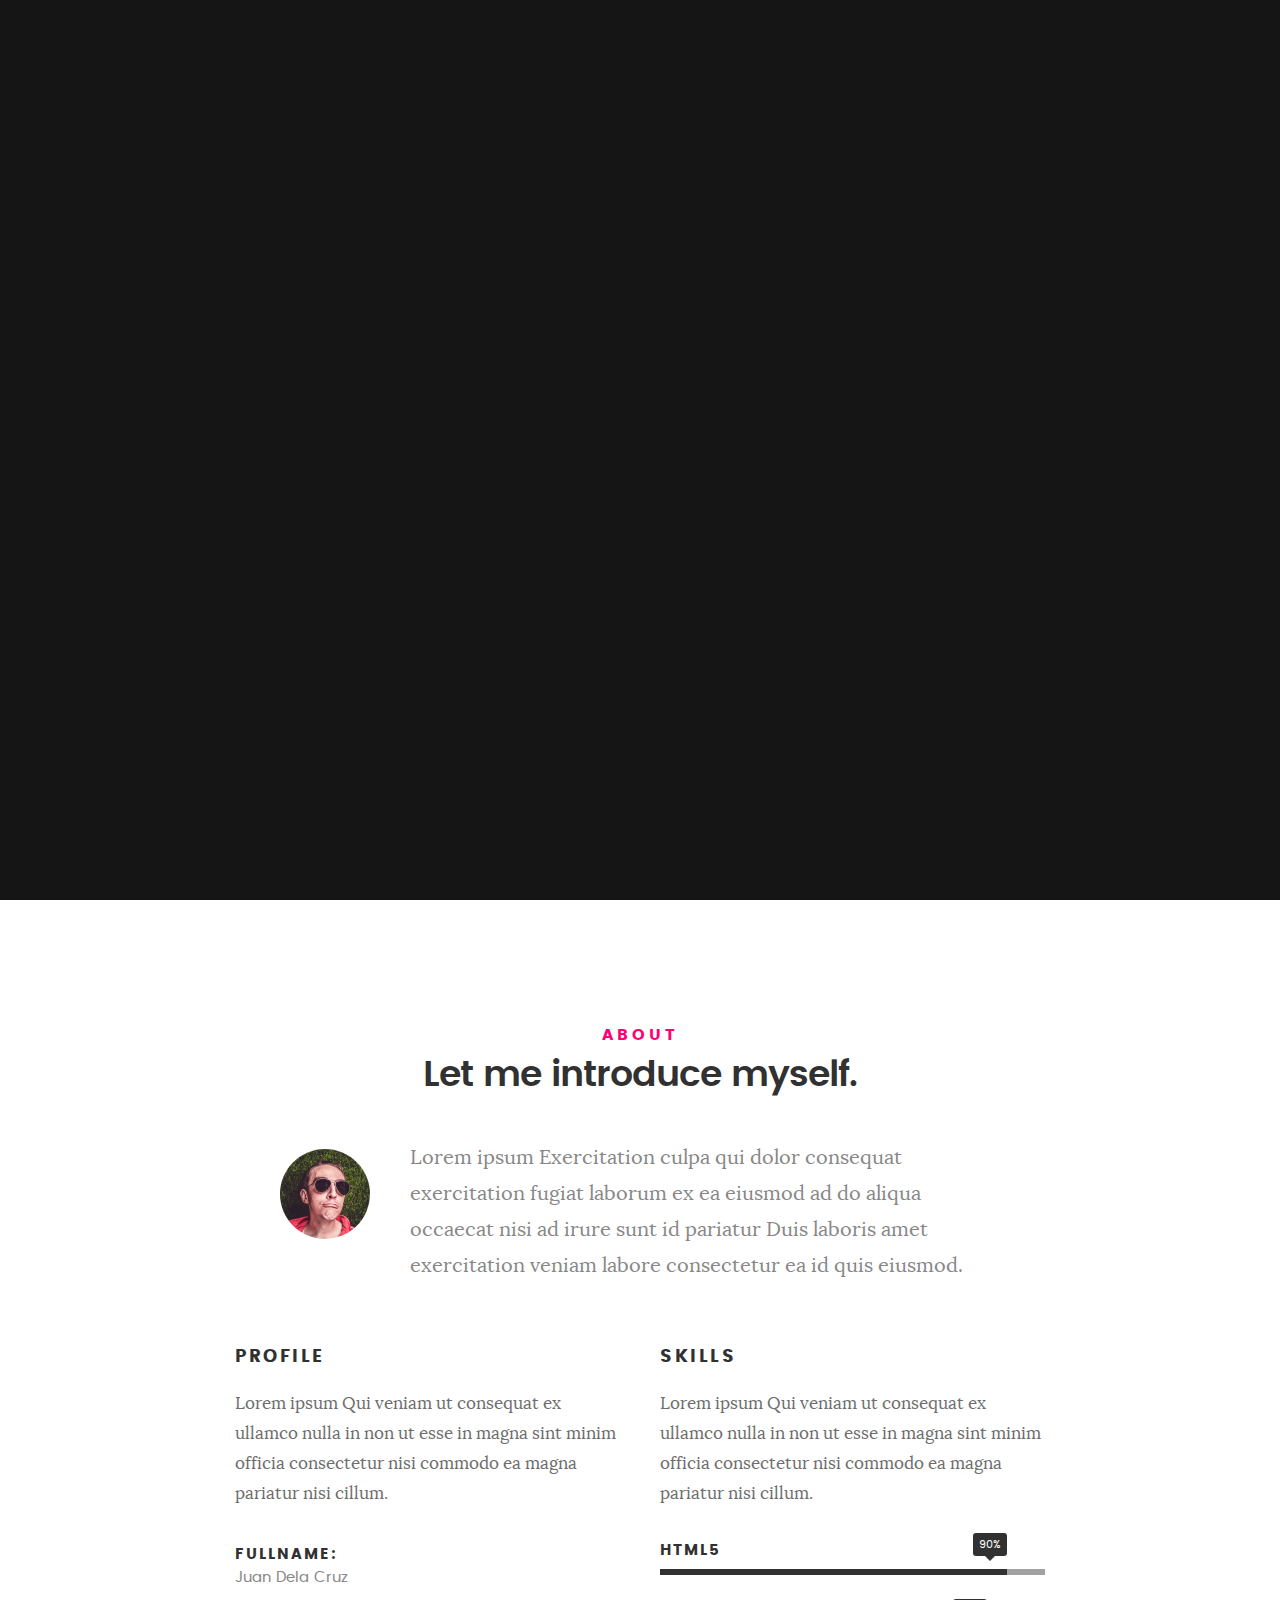
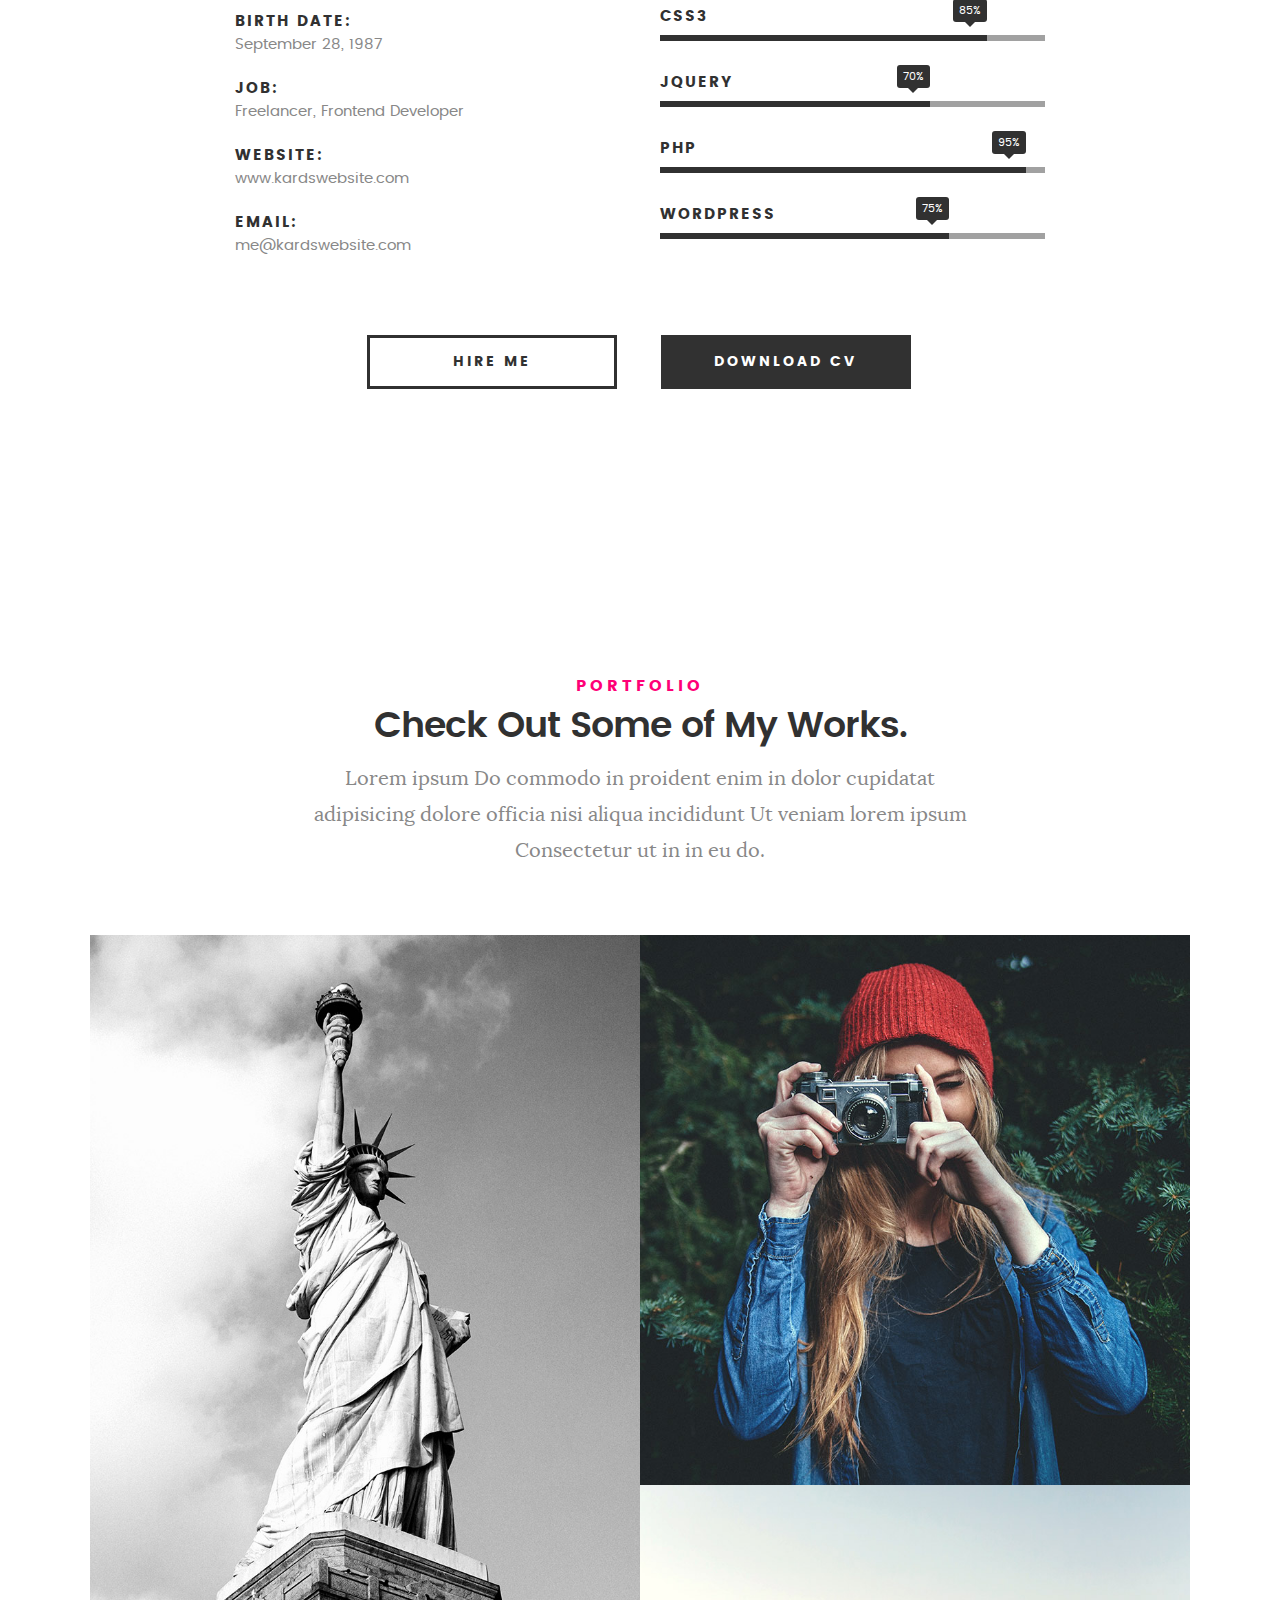
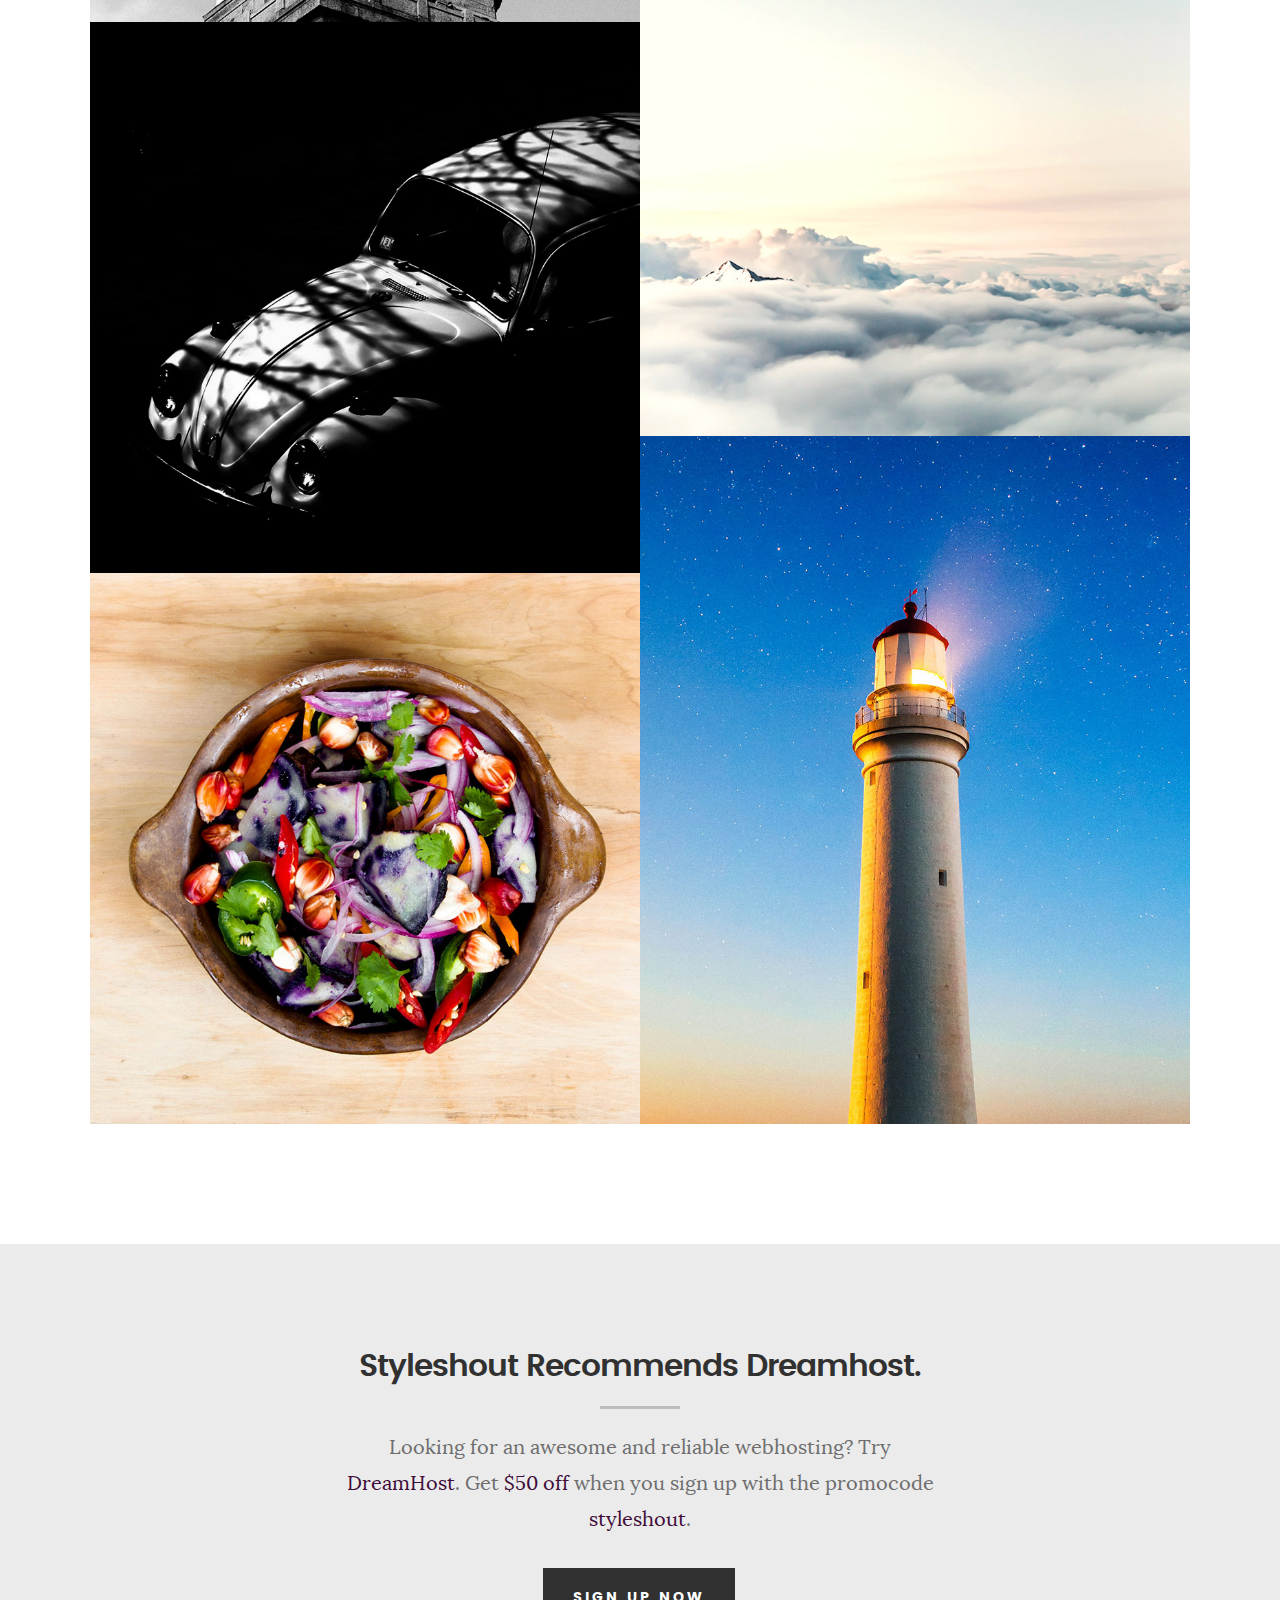
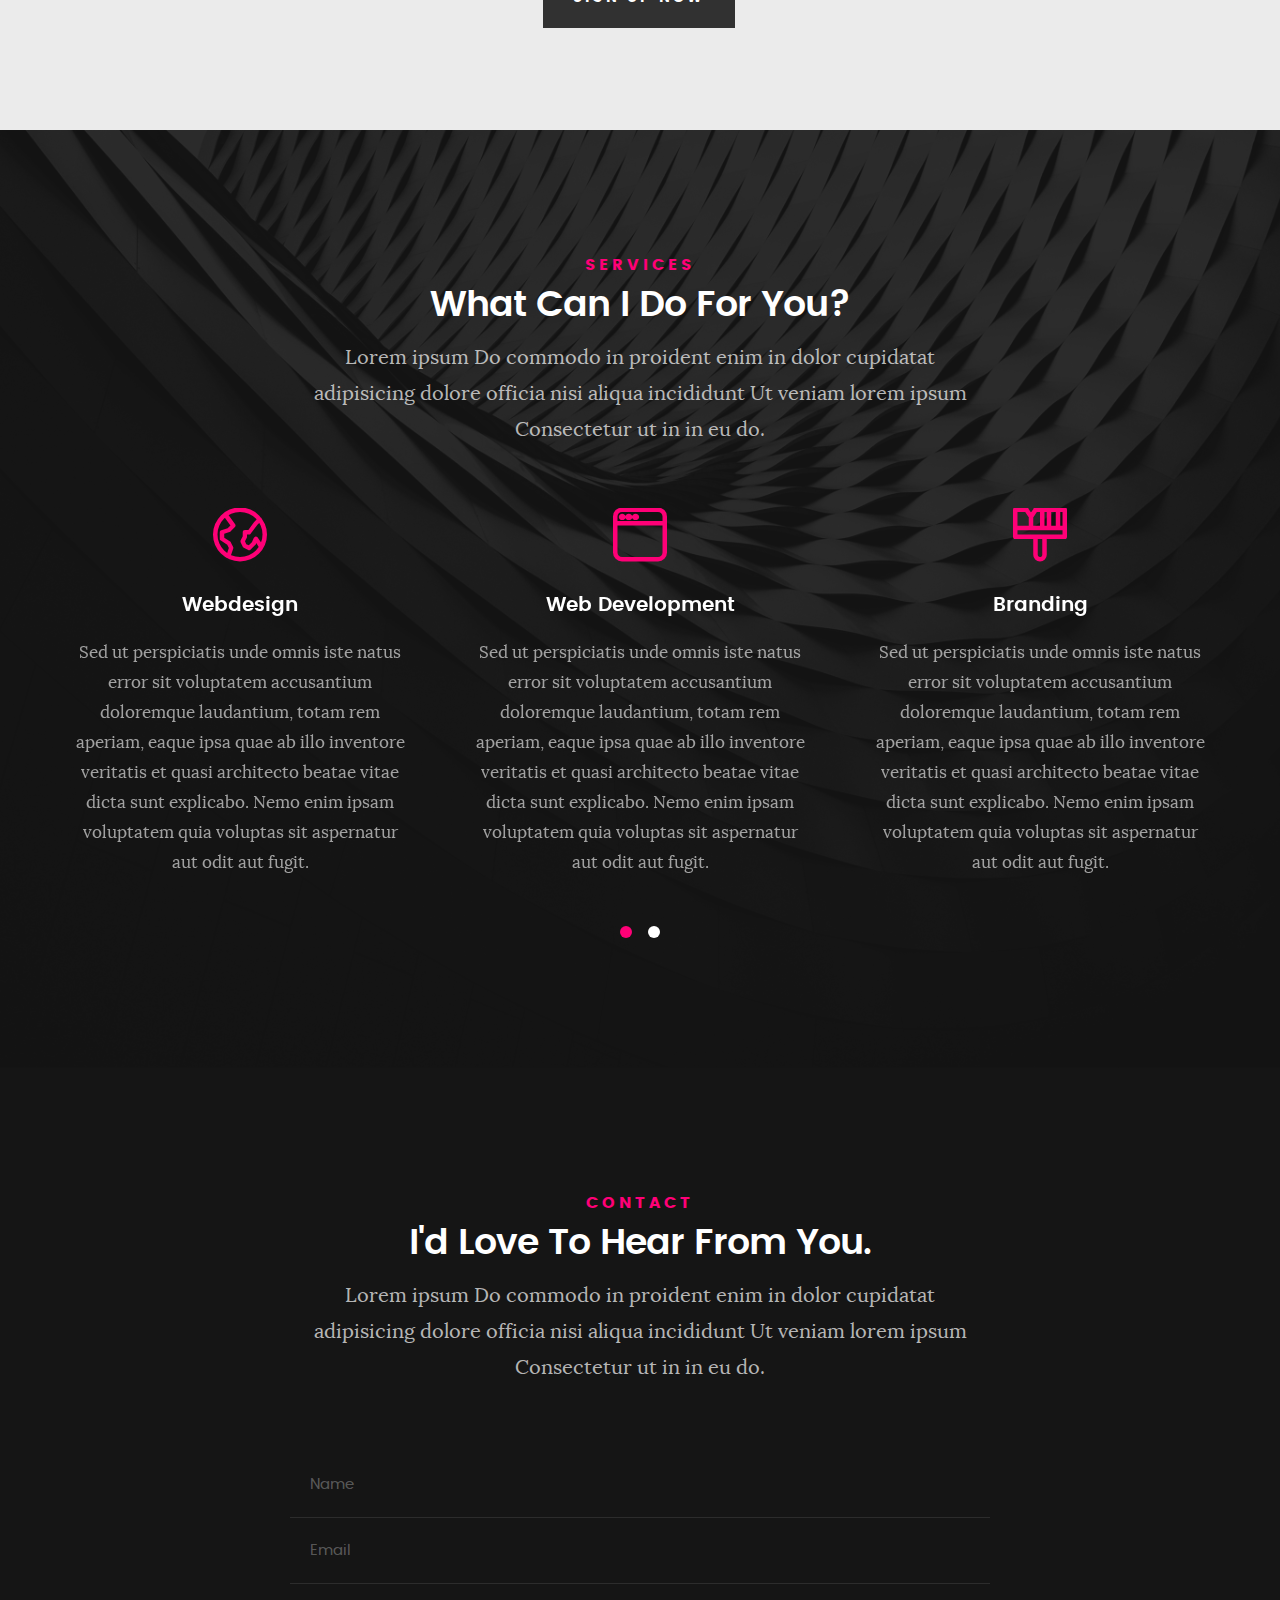
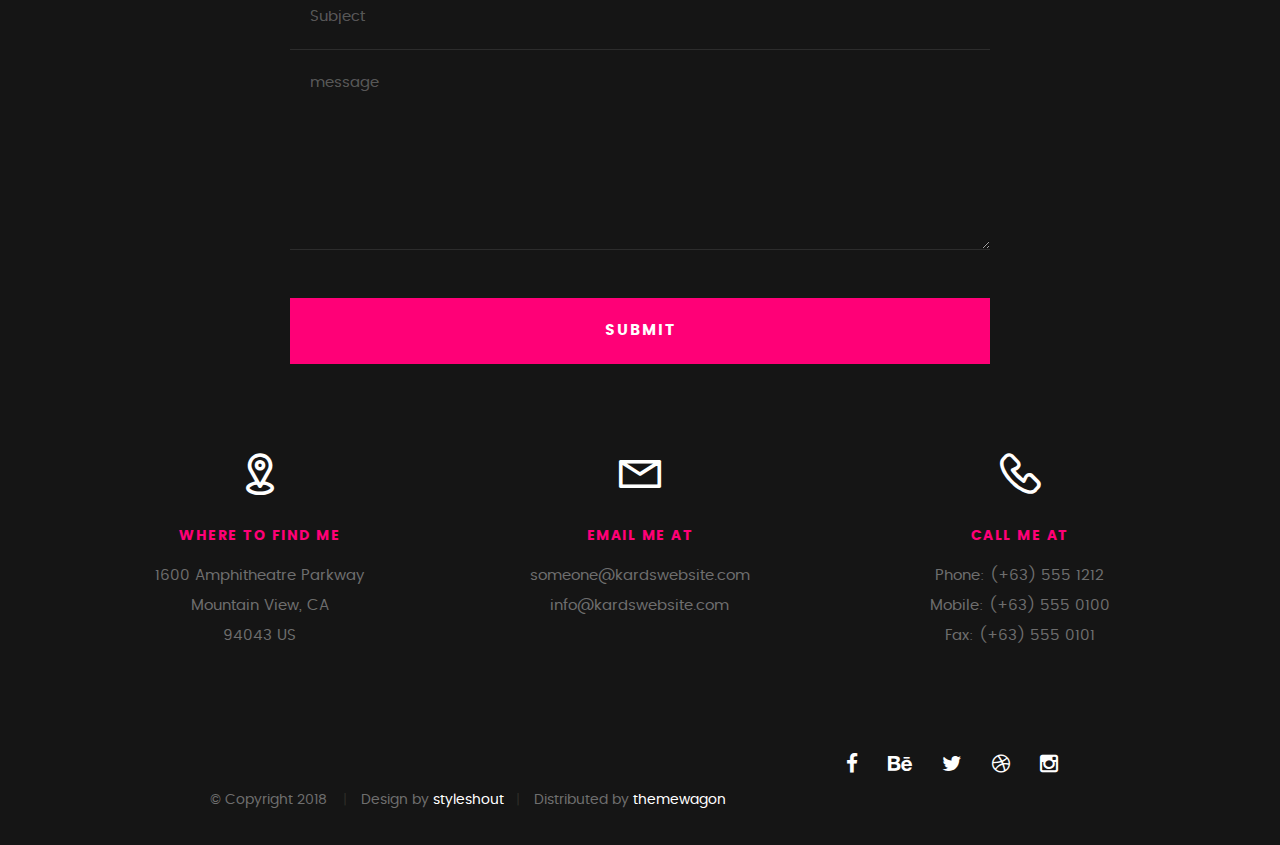
<file: index.html>
<!DOCTYPE html>
<!--[if IE 8 ]>
<html class="no-js oldie ie8" lang="en"> <![endif]-->
<!--[if IE 9 ]>
<html class="no-js oldie ie9" lang="en"> <![endif]-->
<!--[if (gte IE 9)|!(IE)]><!-->
<html class="no-js" lang="en"> <!--<![endif]-->
<head>

    <!--- basic page needs
    ================================================== -->
    <meta charset="utf-8">
    <title>Kards</title>
    <meta name="description" content="">
    <meta name="author" content="">

    <!-- mobile specific metas
    ================================================== -->
    <meta name="viewport" content="width=device-width, initial-scale=1, maximum-scale=1">

    <!-- CSS
  ================================================== -->
    <link rel="stylesheet" href="css/base.css">
    <link rel="stylesheet" href="css/main.css">
    <link rel="stylesheet" href="css/vendor.css">

    <!-- script
    ================================================== -->
    <script src="js/modernizr.js"></script>
    <script src="js/pace.min.js"></script>

    <!-- favicons
     ================================================== -->
    <link rel="icon" type="image/png" href="favicon.png">

</head>

<body id="top">

<!-- header
================================================== -->
<header>
    <div class="row">

        <div class="top-bar">
            <a class="menu-toggle" href="#"><span>Menu</span></a>

            <div class="logo">
                <a href="index.html">KARDS</a>
            </div>

            <nav id="main-nav-wrap">
                <ul class="main-navigation">
                    <li class="current"><a class="smoothscroll" href="#intro" title="">Home</a></li>
                    <li><a class="smoothscroll" href="#about" title="">About</a></li>
                    <li><a class="smoothscroll" href="#portfolio" title="">Portfolio</a></li>
                    <li><a class="smoothscroll" href="#services" title="">Services</a></li>
                    <li><a class="smoothscroll" href="#contact" title="">Contact</a></li>
                    <li><a href="styles.html" title="">Style Demo</a></li>
                </ul>
            </nav>
        </div> <!-- /top-bar -->

    </div> <!-- /row -->
</header> <!-- /header -->

<!-- intro section
================================================== -->
<section id="intro">

    <div class="intro-overlay"></div>

    <div class="intro-content">
        <div class="row">

            <div class="col-twelve">

                <h5>Hello, World.</h5>
                <h1>I'm Ankit Suda.</h1>

                <p class="intro-position">
                    <span>Android Developer</span>
                    <span>Full Stack Developer</span>
                </p>

                <a class="button stroke smoothscroll" href="#about" title="">More About Me</a>

            </div>

        </div>
    </div> <!-- /intro-content -->

    <ul class="intro-social">
        <li><a href="#"><i class="fa fa-instagram"></i></a></li>
        <li><a href="#"><i class="fa fa-github"></i></a></li>
        <li><a href="#"><i class="fa fa-instagram"></i></a></li>
    </ul> <!-- /intro-social -->

</section> <!-- /intro -->


<!-- about section
================================================== -->
<section id="about">

    <div class="row section-intro">
        <div class="col-twelve">

            <h5>About</h5>
            <h1>Let me introduce myself.</h1>

            <div class="intro-info">

                <img src="images/profile-pic.jpg" alt="Profile Picture">

                <p class="lead">Lorem ipsum Exercitation culpa qui dolor consequat exercitation fugiat laborum ex ea
                    eiusmod ad do aliqua occaecat nisi ad irure sunt id pariatur Duis laboris amet exercitation veniam
                    labore consectetur ea id quis eiusmod.</p>
            </div>

        </div>
    </div> <!-- /section-intro -->

    <div class="row about-content">

        <div class="col-six tab-full">

            <h3>Profile</h3>
            <p>Lorem ipsum Qui veniam ut consequat ex ullamco nulla in non ut esse in magna sint minim officia
                consectetur nisi commodo ea magna pariatur nisi cillum.</p>

            <ul class="info-list">
                <li>
                    <strong>Fullname:</strong>
                    <span>Juan Dela Cruz</span>
                </li>
                <li>
                    <strong>Birth Date:</strong>
                    <span>September 28, 1987</span>
                </li>
                <li>
                    <strong>Job:</strong>
                    <span>Freelancer, Frontend Developer</span>
                </li>
                <li>
                    <strong>Website:</strong>
                    <span>www.kardswebsite.com</span>
                </li>
                <li>
                    <strong>Email:</strong>
                    <span>me@kardswebsite.com</span>
                </li>

            </ul> <!-- /info-list -->

        </div>

        <div class="col-six tab-full">

            <h3>Skills</h3>
            <p>Lorem ipsum Qui veniam ut consequat ex ullamco nulla in non ut esse in magna sint minim officia
                consectetur nisi commodo ea magna pariatur nisi cillum.</p>

            <ul class="skill-bars">
                <li>
                    <div class="progress percent90"><span>90%</span></div>
                    <strong>HTML5</strong>
                </li>
                <li>
                    <div class="progress percent85"><span>85%</span></div>
                    <strong>CSS3</strong>
                </li>
                <li>
                    <div class="progress percent70"><span>70%</span></div>
                    <strong>JQuery</strong>
                </li>
                <li>
                    <div class="progress percent95"><span>95%</span></div>
                    <strong>PHP</strong>
                </li>
                <li>

                    <div class="progress percent75"><span>75%</span></div>
                    <strong>Wordpress</strong>
                </li>

            </ul> <!-- /skill-bars -->

        </div>

    </div>

    <div class="row button-section">
        <div class="col-twelve">
            <a href="#contact" title="Hire Me" class="button stroke smoothscroll">Hire Me</a>
            <a href="#" title="Download CV" class="button button-primary">Download CV</a>
        </div>
    </div>

</section> <!-- /process-->

<!-- Portfolio Section
================================================== -->
<section id="portfolio">

    <div class="row section-intro">
        <div class="col-twelve">

            <h5>Portfolio</h5>
            <h1>Check Out Some of My Works.</h1>

            <p class="lead">Lorem ipsum Do commodo in proident enim in dolor cupidatat adipisicing dolore officia nisi
                aliqua incididunt Ut veniam lorem ipsum Consectetur ut in in eu do.</p>

        </div>
    </div> <!-- /section-intro-->

    <div class="row portfolio-content">

        <div class="col-twelve">

            <!-- portfolio-wrapper -->
            <div id="folio-wrapper" class="block-1-2 block-mob-full stack">

                <div class="bgrid folio-item">
                    <div class="item-wrap">
                        <img src="images/portfolio/liberty.jpg" alt="Liberty">
                        <a href="#modal-01" class="overlay">
                            <div class="folio-item-table">
                                <div class="folio-item-cell">
                                    <h3 class="folio-title">Liberty</h3>
                                    <span class="folio-types">
		     					       	  Graphic Design
		     					       </span>
                                </div>
                            </div>
                        </a>
                    </div>
                </div> <!-- /folio-item -->

                <div class="bgrid folio-item">
                    <div class="item-wrap">
                        <img src="images/portfolio/shutterbug.jpg" alt="Shutterbug">
                        <a href="#modal-02" class="overlay">
                            <div class="folio-item-table">
                                <div class="folio-item-cell">
                                    <h3 class="folio-title">Shutterbug</h3>
                                    <span class="folio-types">
		     					       	  Web Design
		     					      </span>
                                </div>
                            </div>
                        </a>
                    </div>
                </div> <!-- /folio-item -->

                <div class="bgrid folio-item">
                    <div class="item-wrap">
                        <img src="images/portfolio/clouds.jpg" alt="Clouds">
                        <a href="#modal-03" class="overlay">
                            <div class="folio-item-table">
                                <div class="folio-item-cell">
                                    <h3 class="folio-title">Clouds</h3>
                                    <span class="folio-types">
		     					       	  Web Design
		     					      </span>
                                </div>
                            </div>
                        </a>
                    </div>
                </div> <!-- /folio-item -->

                <div class="bgrid folio-item">
                    <div class="item-wrap">
                        <img src="images/portfolio/beetle.jpg" alt="Beetle">
                        <a href="#modal-04" class="overlay">
                            <div class="folio-item-table">
                                <div class="folio-item-cell">
                                    <h3 class="folio-title">Beetle</h3>
                                    <span class="folio-types">
		     					       	  Branding
		     					      </span>
                                </div>
                            </div>
                        </a>
                    </div>
                </div> <!-- /folio-item -->

                <div class="bgrid folio-item">
                    <div class="item-wrap">
                        <img src="images/portfolio/lighthouse.jpg" alt="Lighthouse">
                        <a href="#modal-05" class="overlay">
                            <div class="folio-item-table">
                                <div class="folio-item-cell">
                                    <h3 class="folio-title">Lighthouse</h3>
                                    <span class="folio-types">
		     					       	  Web Development
		     					      </span>
                                </div>
                            </div>
                        </a>
                    </div>
                </div> <!-- /folio-item -->

                <div class="bgrid folio-item">
                    <div class="item-wrap">
                        <img src="images/portfolio/salad.jpg" alt="Salad">
                        <a href="#modal-06" class="overlay">
                            <div class="folio-item-table">
                                <div class="folio-item-cell">
                                    <h3 class="folio-title">Salad</h3>
                                    <span class="folio-types">
		     					       	  Branding
		     					      </span>
                                </div>
                            </div>
                        </a>
                    </div>
                </div> <!-- /folio-item -->

                <!-- modal popups - begin
                ============================================================= -->
                <div id="modal-01" class="popup-modal slider mfp-hide">

                    <div class="media">
                        <img src="images/portfolio/modals/m-liberty.jpg" alt=""/>
                    </div>

                    <div class="description-box">
                        <h4>Liberty</h4>
                        <p>Proin gravida nibh vel velit auctor aliquet. Aenean sollicitudin, lorem quis bibendum auctor,
                            nisi elit consequat ipsum, nec sagittis sem nibh id elit.</p>

                        <div class="categories">Web Development</div>
                    </div>

                    <div class="link-box">
                        <a href="http://www.behance.net">Details</a>
                        <a href="#" class="popup-modal-dismiss">Close</a>
                    </div>

                </div> <!-- /modal-01 -->

                <div id="modal-02" class="popup-modal slider mfp-hide">

                    <div class="media">
                        <img src="images/portfolio/modals/m-shutterbug.jpg" alt=""/>
                    </div>

                    <div class="description-box">
                        <h4>Shutterbug</h4>
                        <p>Proin gravida nibh vel velit auctor aliquet. Aenean sollicitudin, lorem quis bibendum auctor,
                            nisi elit consequat ipsum, nec sagittis sem nibh id elit.</p>

                        <div class="categories">Web Design</div>
                    </div>

                    <div class="link-box">
                        <a href="http://www.behance.net">Details</a>
                        <a href="#" class="popup-modal-dismiss">Close</a>
                    </div>

                </div> <!-- /modal-02 -->

                <div id="modal-03" class="popup-modal slider mfp-hide">

                    <div class="media">
                        <img src="images/portfolio/modals/m-clouds.jpg" alt=""/>
                    </div>

                    <div class="description-box">
                        <h4>Clouds</h4>
                        <p>Proin gravida nibh vel velit auctor aliquet. Aenean sollicitudin, lorem quis bibendum auctor,
                            nisi elit consequat ipsum, nec sagittis sem nibh id elit.</p>

                        <div class="categories">Web Design</div>
                    </div>

                    <div class="link-box">
                        <a href="http://www.behance.net">Details</a>
                        <a href="#" class="popup-modal-dismiss">Close</a>
                    </div>

                </div> <!-- /modal-03 -->

                <div id="modal-04" class="popup-modal slider mfp-hide">

                    <div class="media">
                        <img src="images/portfolio/modals/m-beetle.jpg" alt=""/>
                    </div>

                    <div class="description-box">
                        <h4>Beetle</h4>
                        <p>Proin gravida nibh vel velit auctor aliquet. Aenean sollicitudin, lorem quis bibendum auctor,
                            nisi elit consequat ipsum, nec sagittis sem nibh id elit.</p>

                        <div class="categories">Branding</div>
                    </div>

                    <div class="link-box">
                        <a href="http://www.behance.net">Details</a>
                        <a href="#" class="popup-modal-dismiss">Close</a>
                    </div>

                </div> <!-- /modal-04 -->

                <div id="modal-05" class="popup-modal slider mfp-hide">

                    <div class="media">
                        <img src="images/portfolio/modals/m-lighthouse.jpg" alt=""/>
                    </div>

                    <div class="description-box">
                        <h4>Lighthouse</h4>
                        <p>Proin gravida nibh vel velit auctor aliquet. Aenean sollicitudin, lorem quis bibendum auctor,
                            nisi elit consequat ipsum, nec sagittis sem nibh id elit.</p>

                        <div class="categories">Web Development</div>
                    </div>

                    <div class="link-box">
                        <a href="http://www.behance.net">Details</a>
                        <a href="#" class="popup-modal-dismiss">Close</a>
                    </div>

                </div> <!-- /modal-05 -->

                <div id="modal-06" class="popup-modal slider mfp-hide">

                    <div class="media">
                        <img src="images/portfolio/modals/m-salad.jpg" alt=""/>
                    </div>

                    <div class="description-box">
                        <h4>Salad</h4>
                        <p>Proin gravida nibh vel velit auctor aliquet. Aenean sollicitudin, lorem quis bibendum auctor,
                            nisi elit consequat ipsum, nec sagittis sem nibh id elit.</p>

                        <div class="categories">Branding</div>
                    </div>

                    <div class="link-box">
                        <a href="http://www.behance.net">Details</a>
                        <a href="#" class="popup-modal-dismiss">Close</a>
                    </div>

                </div> <!-- /modal-06 -->


                <!-- modal popups - end
             ============================================================= -->

            </div> <!-- /portfolio-wrapper -->

        </div>  <!-- /twelve -->

    </div> <!-- /portfolio-content -->

</section> <!-- /portfolio -->


<!-- CTA Section
================================================== -->
<section id="cta" class="grey-section">

    <div class="row cta-content">

        <div class="col-twelve section-ads">

            <h2 class="h01"><a href="http://www.dreamhost.com/r.cgi?287326|STYLESHOUT">Styleshout Recommends
                Dreamhost.</a></h2>

            <p class="lead">
                Looking for an awesome and reliable webhosting? Try <a
                    href="http://www.dreamhost.com/r.cgi?287326|STYLESHOUT"><span>DreamHost</span></a>.
                Get <span>$50 off</span> when you sign up with the promocode <span>styleshout</span>.
                <!-- Simply type	the promocode in the box labeled “Promo Code” when placing your order. -->
            </p>

            <div class="action">
                <a class="button button-primary large" href="http://www.dreamhost.com/r.cgi?287326|STYLESHOUT">Sign Up
                    Now</a>
            </div>

        </div>

    </div> <!-- /cta-content -->

</section> <!-- /cta -->


<!-- services Section
================================================== -->
<section id="services">

    <div class="overlay"></div>

    <div class="row section-intro">
        <div class="col-twelve">

            <h5>Services</h5>
            <h1>What Can I Do For You?</h1>

            <p class="lead">Lorem ipsum Do commodo in proident enim in dolor cupidatat adipisicing dolore officia nisi
                aliqua incididunt Ut veniam lorem ipsum Consectetur ut in in eu do.</p>

        </div>
    </div> <!-- /section-intro -->

    <div class="row services-content">

        <div id="owl-slider" class="owl-carousel services-list">

            <div class="service">

                <span class="icon"><i class="icon-earth"></i></span>

                <div class="service-content">

                    <h3>Webdesign</h3>

                    <p class="desc">Sed ut perspiciatis unde omnis iste natus error sit voluptatem accusantium
                        doloremque laudantium, totam rem aperiam, eaque ipsa quae ab illo inventore veritatis et quasi
                        architecto beatae vitae dicta sunt explicabo. Nemo enim ipsam voluptatem quia voluptas sit
                        aspernatur aut odit aut fugit.
                    </p>

                </div>

            </div> <!-- /service -->

            <div class="service">

                <span class="icon"><i class="icon-window"></i></span>

                <div class="service-content">

                    <h3>Web Development</h3>

                    <p class="desc">Sed ut perspiciatis unde omnis iste natus error sit voluptatem accusantium
                        doloremque laudantium, totam rem aperiam, eaque ipsa quae ab illo inventore veritatis et quasi
                        architecto beatae vitae dicta sunt explicabo. Nemo enim ipsam voluptatem quia voluptas sit
                        aspernatur aut odit aut fugit.
                    </p>

                </div>

            </div> <!-- /service -->

            <div class="service">

                <span class="icon"><i class="icon-paint-brush"></i></span>

                <div class="service-content">

                    <h3>Branding</h3>

                    <p class="desc">Sed ut perspiciatis unde omnis iste natus error sit voluptatem accusantium
                        doloremque laudantium, totam rem aperiam, eaque ipsa quae ab illo inventore veritatis et quasi
                        architecto beatae vitae dicta sunt explicabo. Nemo enim ipsam voluptatem quia voluptas sit
                        aspernatur aut odit aut fugit.
                    </p>

                </div>

            </div> <!-- /service -->

            <div class="service">

                <span class="icon"><i class="icon-toggles"></i></span>

                <div class="service-content">

                    <h3>UI/UX Design</h3>

                    <p class="desc">Sed ut perspiciatis unde omnis iste natus error sit voluptatem accusantium
                        doloremque laudantium, totam rem aperiam, eaque ipsa quae ab illo inventore veritatis et quasi
                        architecto beatae vitae dicta sunt explicabo. Nemo enim ipsam voluptatem quia voluptas sit
                        aspernatur aut odit aut fugit.
                    </p>

                </div>

            </div> <!-- /service -->

            <div class="service">

                <span class="icon"><i class="icon-image"></i></span>

                <div class="service-content">

                    <h3>Graphics Design</h3>

                    <p class="desc">Sed ut perspiciatis unde omnis iste natus error sit voluptatem accusantium
                        doloremque laudantium, totam rem aperiam, eaque ipsa quae ab illo inventore veritatis et quasi
                        architecto beatae vitae dicta sunt explicabo. Nemo enim ipsam voluptatem quia voluptas sit
                        aspernatur aut odit aut fugit.
                    </p>

                </div>

            </div> <!-- /service -->

            <div class="service">

                <span class="icon"><i class="icon-chat"></i></span>

                <div class="service-content">

                    <h3>Consultancy</h3>

                    <p class="desc">Sed ut perspiciatis unde omnis iste natus error sit voluptatem accusantium
                        doloremque laudantium, totam rem aperiam, eaque ipsa quae ab illo inventore veritatis et quasi
                        architecto beatae vitae dicta sunt explicabo. Nemo enim ipsam voluptatem quia voluptas sit
                        aspernatur aut odit aut fugit.
                    </p>

                </div>

            </div> <!-- /service -->

        </div> <!-- /services-list -->

    </div> <!-- /services-content -->

</section> <!-- /services -->

<!-- contact
================================================== -->
<section id="contact">

    <div class="row section-intro">
        <div class="col-twelve">

            <h5>Contact</h5>
            <h1>I'd Love To Hear From You.</h1>

            <p class="lead">Lorem ipsum Do commodo in proident enim in dolor cupidatat adipisicing dolore officia nisi
                aliqua incididunt Ut veniam lorem ipsum Consectetur ut in in eu do.</p>

        </div>
    </div> <!-- /section-intro -->

    <div class="row contact-form">

        <div class="col-twelve">

            <!-- form -->
            <form name="contactForm" id="contactForm" method="post" action="">
                <fieldset>

                    <div class="form-field">
                        <input name="contactName" type="text" id="contactName" placeholder="Name" value="" minlength="2"
                               required="">
                    </div>
                    <div class="form-field">
                        <input name="contactEmail" type="email" id="contactEmail" placeholder="Email" value=""
                               required="">
                    </div>
                    <div class="form-field">
                        <input name="contactSubject" type="text" id="contactSubject" placeholder="Subject" value="">
                    </div>
                    <div class="form-field">
                        <textarea name="contactMessage" id="contactMessage" placeholder="message" rows="10" cols="50"
                                  required=""></textarea>
                    </div>
                    <div class="form-field">
                        <button class="submitform">Submit</button>
                        <div id="submit-loader">
                            <div class="text-loader">Sending...</div>
                            <div class="s-loader">
                                <div class="bounce1"></div>
                                <div class="bounce2"></div>
                                <div class="bounce3"></div>
                            </div>
                        </div>
                    </div>

                </fieldset>
            </form> <!-- Form End -->

            <!-- contact-warning -->
            <div id="message-warning">
            </div>
            <!-- contact-success -->
            <div id="message-success">
                <i class="fa fa-check"></i>Your message was sent, thank you!<br>
            </div>

        </div> <!-- /col-twelve -->

    </div> <!-- /contact-form -->

    <div class="row contact-info">

        <div class="col-four tab-full">

            <div class="icon">
                <i class="icon-pin"></i>
            </div>

            <h5>Where to find me</h5>

            <p>
                1600 Amphitheatre Parkway<br>
                Mountain View, CA<br>
                94043 US
            </p>

        </div>

        <div class="col-four tab-full collapse">

            <div class="icon">
                <i class="icon-mail"></i>
            </div>

            <h5>Email Me At</h5>

            <p>someone@kardswebsite.com<br>
                info@kardswebsite.com
            </p>

        </div>

        <div class="col-four tab-full">

            <div class="icon">
                <i class="icon-phone"></i>
            </div>

            <h5>Call Me At</h5>

            <p>Phone: (+63) 555 1212<br>
                Mobile: (+63) 555 0100<br>
                Fax: (+63) 555 0101
            </p>

        </div>

    </div> <!-- /contact-info -->

</section> <!-- /contact -->


<!-- footer
================================================== -->

<footer>
    <div class="row">

        <div class="col-six tab-full pull-right social">

            <ul class="footer-social">
                <li><a href="#"><i class="fa fa-facebook"></i></a></li>
                <li><a href="#"><i class="fa fa-behance"></i></a></li>
                <li><a href="#"><i class="fa fa-twitter"></i></a></li>
                <li><a href="#"><i class="fa fa-dribbble"></i></a></li>
                <li><a href="#"><i class="fa fa-instagram"></i></a></li>
            </ul>

        </div>

        <div class="col-eight tab-full">
            <div class="copyright">
                <span>© Copyright 2018 </span>
                <span>Design by <a href="http://www.styleshout.com/">styleshout</a></span>
                <span>Distributed by <a href="https://themewagon.com/">themewagon</a></span>
            </div>
        </div>

        <div id="go-top">
            <a class="smoothscroll" title="Back to Top" href="#top"><i class="fa fa-long-arrow-up"></i></a>
        </div>

    </div> <!-- /row -->
</footer>

<div id="preloader">
    <div id="loader"></div>
</div>

<!-- Java Script
================================================== -->
<script src="js/jquery-2.1.3.min.js"></script>
<script src="js/plugins.js"></script>
<script src="js/main.js"></script>

</body>

</html>
</file>
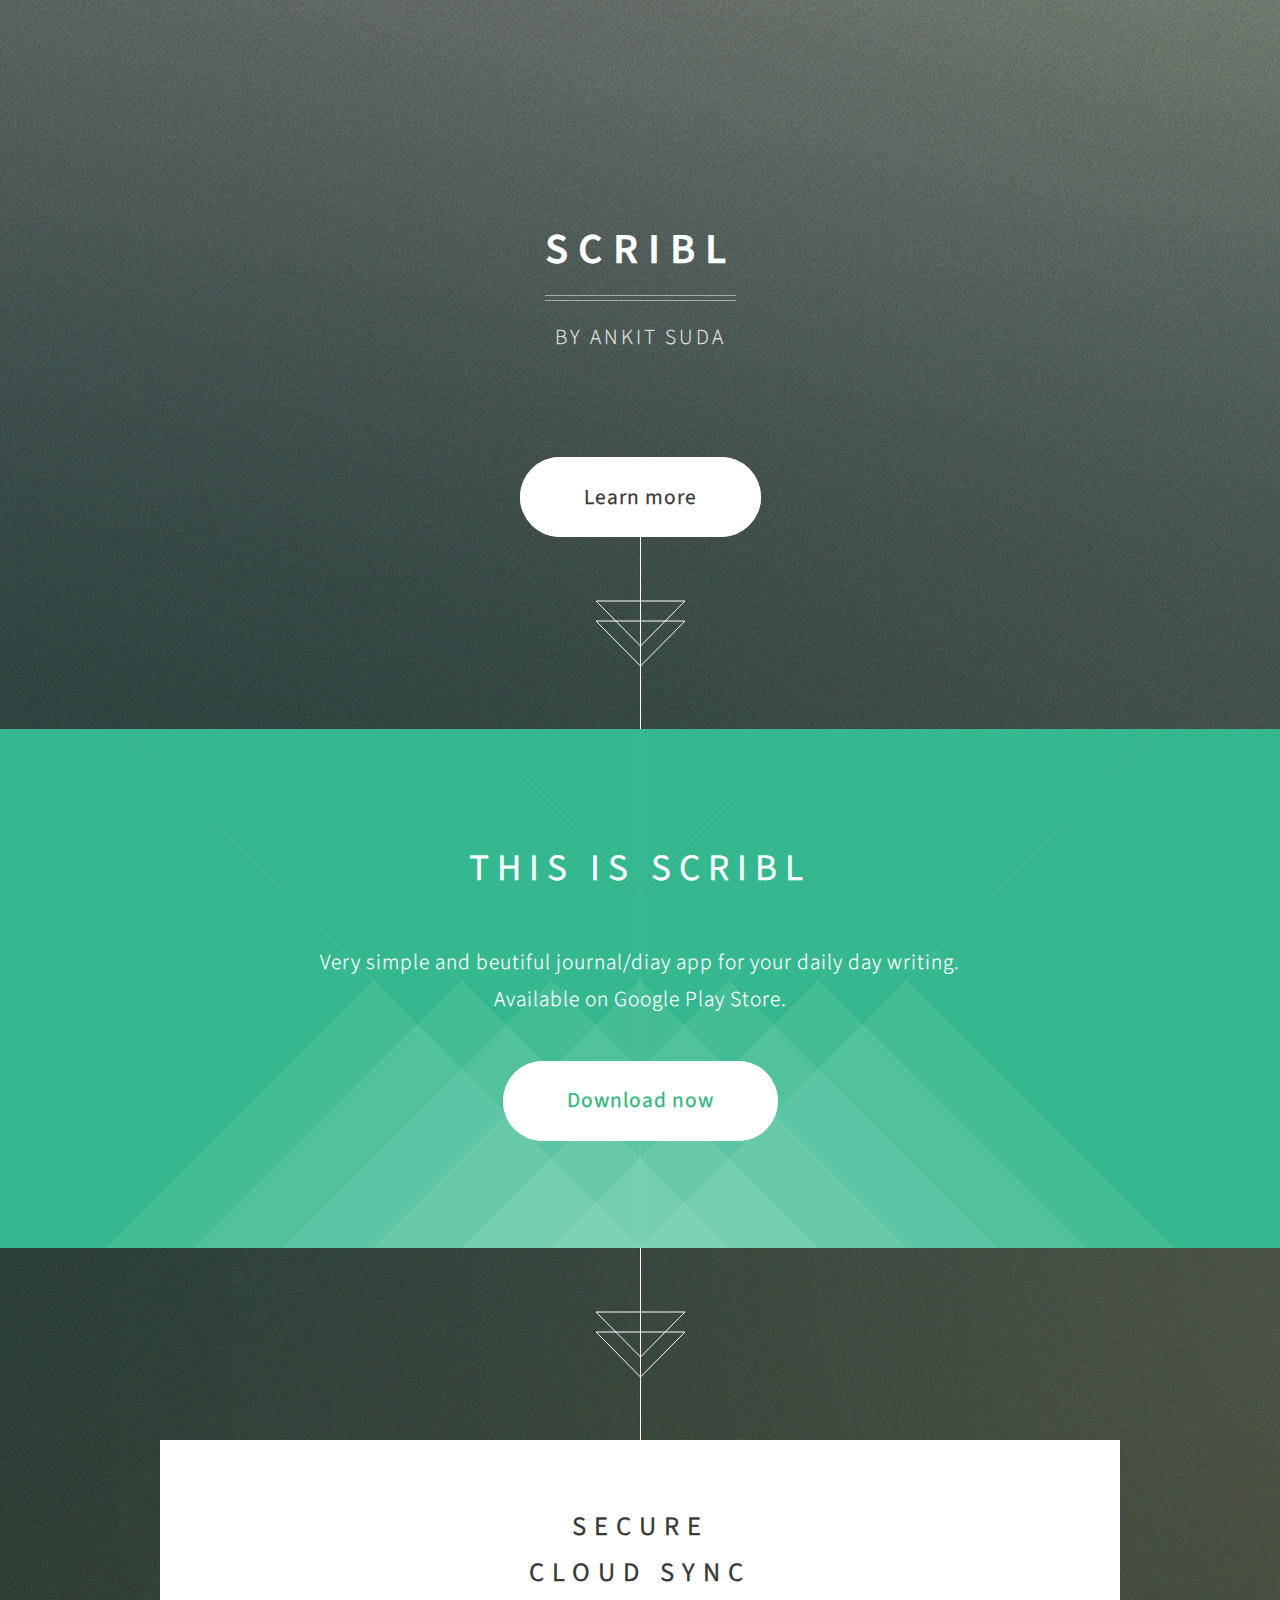
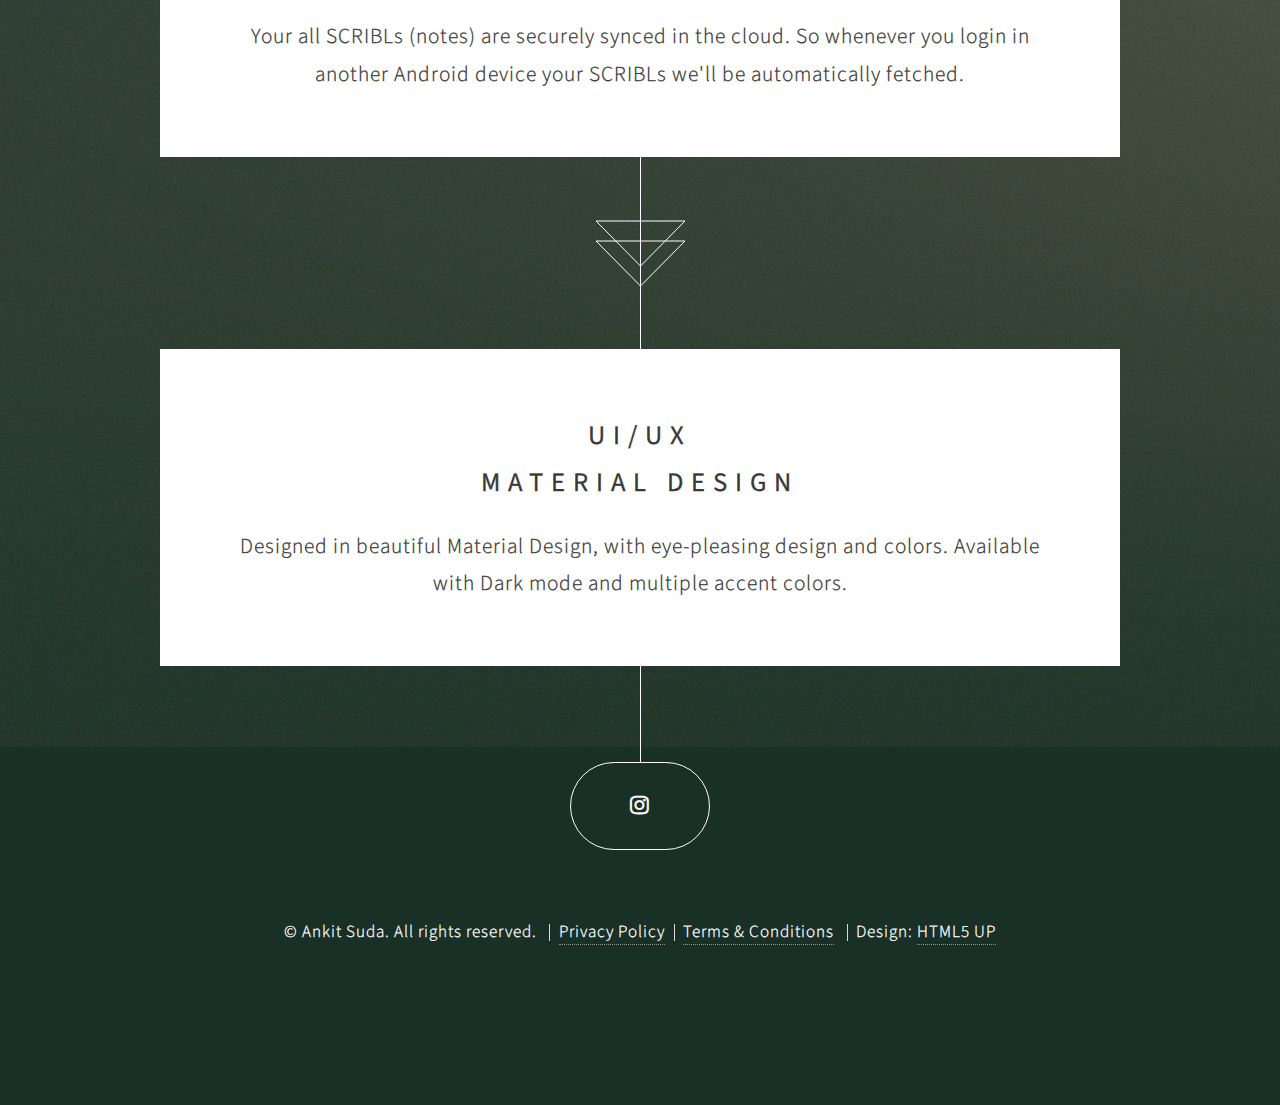
<file: scribl/index.html>
<!DOCTYPE HTML>
<!--
	Overflow by HTML5 UP
	html5up.net | @ajlkn
	Free for personal and commercial use under the CCA 3.0 license (html5up.net/license)
-->
<html>
	<head>
		<title>SCRIBL</title>
		<meta charset="utf-8" />
		<meta name="viewport" content="width=device-width, initial-scale=1, user-scalable=no" />
		<link rel="shortcut icon" type="image/png" href="images/logo.jpg" />
		<link rel="stylesheet" href="assets/css/main.css" />
		<noscript><link rel="stylesheet" href="assets/css/noscript.css" /></noscript>
	</head>
	<body class="is-preload">

		<!-- Header -->
			<section id="header">
				<header>
					<h1>SCRIBL</h1>
					<p>By Ankit Suda</p>
				</header>
				<footer>
					<a href="#banner" class="button style2 scrolly-middle">Learn more</a>
				</footer>
			</section>

		<!-- Banner -->
			<section id="banner">
				<header>
					<h2>This is SCRIBL</h2>
				</header>
				<p>Very simple and beutiful journal/diay app for your daily day writing.<br> Available on Google Play Store.</p>
				<footer>
					<a href="https://play.google.com/store/apps/details?id=app.ankit.scribl" class="button style2 scrolly">Download now</a>
				</footer>
			</section>

		<!-- Feature 1 -->
			<article id="first" class="container box style3">
				<!-- <a href="#" class="image fit"><img src="images/pic01.jpg" alt="" /></a> -->
				<div class="inner">
					<header>
						<h2>Secure<br />
						Cloud Sync</h2>
					</header>
					<p style="text-align: center;">Your all SCRIBLs (notes) are securely synced in the cloud. So whenever you login in another Android device your SCRIBLs we'll be automatically fetched.</p>
				</div>
			</article>

		<!-- Feature 2 -->
			<article class="container box style3">
				<!-- <a href="#" class="image fit"><img src="images/pic02.jpg" alt="" /></a> -->
				<div class="inner">
					<header>
						<h2>UI/UX<br />
						Material Design</h2>
					</header>
					<p style="text-align: center;">Designed in beautiful Material Design, with eye-pleasing design and colors. Available with Dark mode and multiple accent colors.</p>
				</div>
			</article>

		

		<section id="footer">
			<ul class="icons">
				<li><a href="https://instagram.com/scriblnow" class="icon brands fa-instagram"><span class="label">Instagram</span></a></li>
		
			</ul>
			<div class="copyright">
				<ul class="menu">
					<li>&copy; Ankit Suda. All rights reserved.</li>
					<li><a href="privacy">Privacy Policy</a></li><li><a href="t&c">Terms & Conditions</a></li>
					<li>Design: <a href="http://html5up.net">HTML5 UP</a></li>
				</ul>
			</div>
		</section>

		<!-- Scripts -->
			<script src="assets/js/jquery.min.js"></script>
			<script src="assets/js/jquery.scrolly.min.js"></script>
			<script src="assets/js/jquery.poptrox.min.js"></script>
			<script src="assets/js/browser.min.js"></script>
			<script src="assets/js/breakpoints.min.js"></script>
			<script src="assets/js/util.js"></script>
			<script src="assets/js/main.js"></script>

	</body>
</html>
</file>
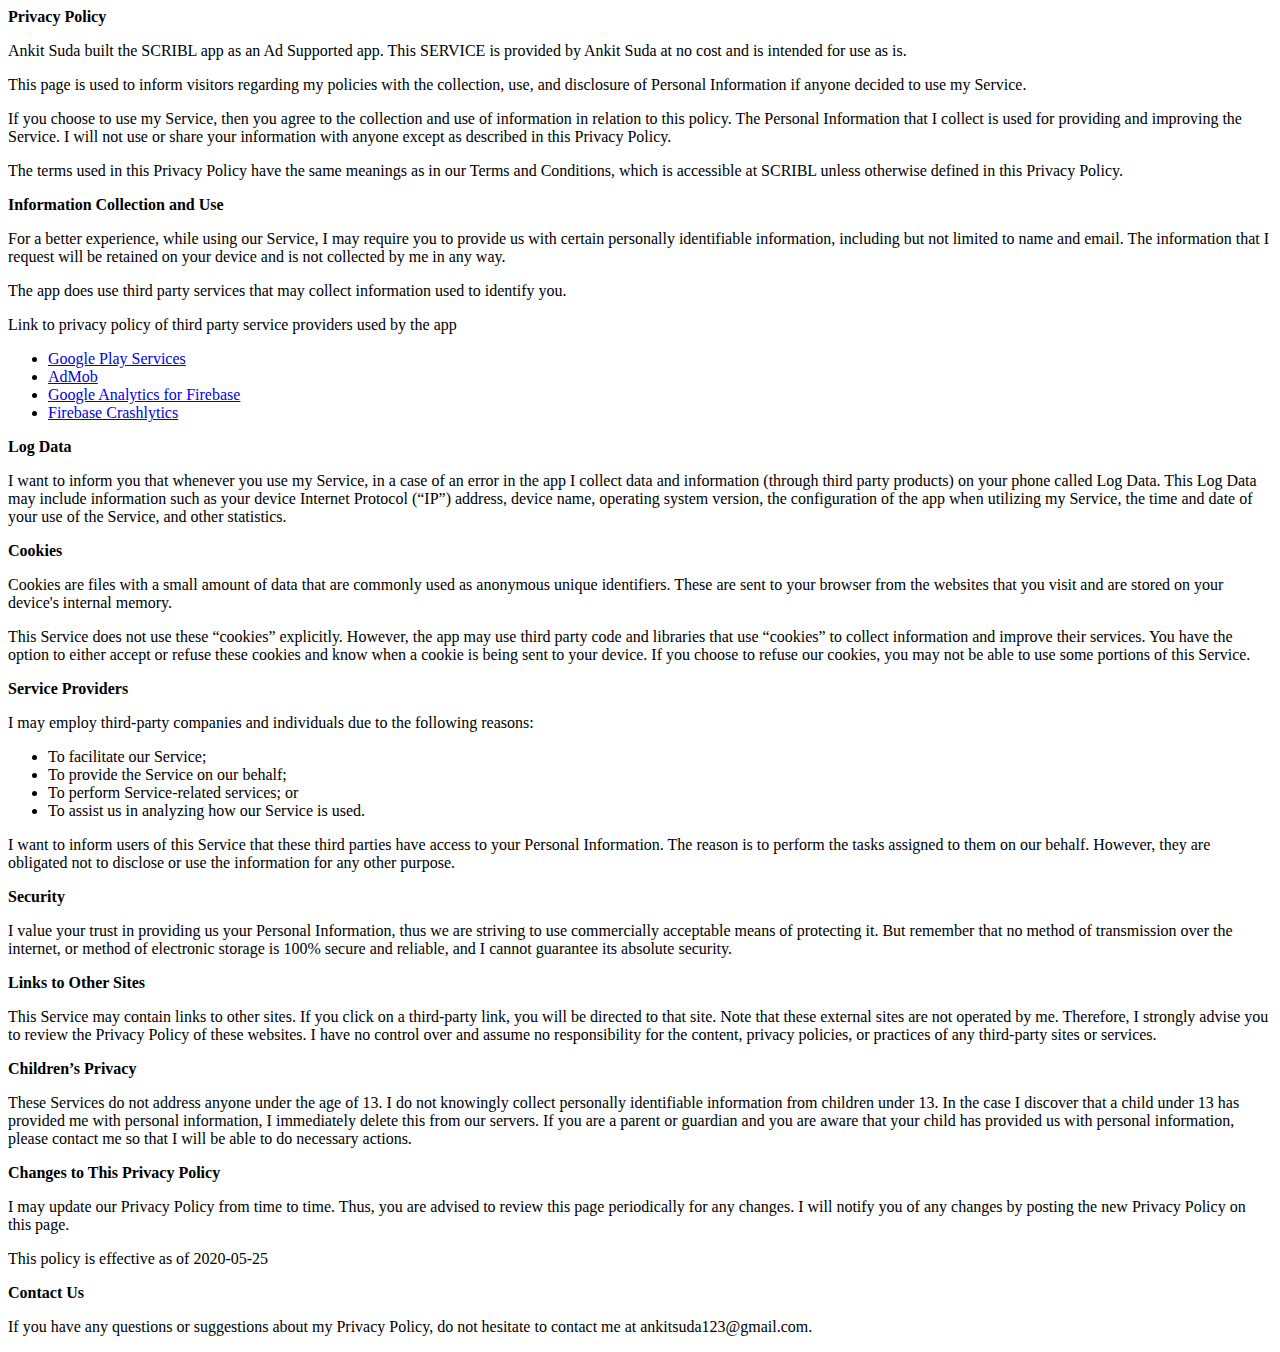
<file: scribl/privacy/index.html>
<!DOCTYPE html>
    <html>
    <head>
      <meta charset='utf-8'>
      <meta name='viewport' content='width=device-width'>
      <title>Privacy Policy</title>
      <link rel="shortcut icon" type="image/png" href="../images/logo.png" />
    </head>
    <body>
    <strong>Privacy Policy</strong> <p>
                  Ankit Suda built the SCRIBL app as
                  an Ad Supported app. This SERVICE is provided by
                  Ankit Suda at no cost and is intended for use as
                  is.
                </p> <p>
                  This page is used to inform visitors regarding my
                  policies with the collection, use, and disclosure of Personal
                  Information if anyone decided to use my Service.
                </p> <p>
                  If you choose to use my Service, then you agree to
                  the collection and use of information in relation to this
                  policy. The Personal Information that I collect is
                  used for providing and improving the Service. I will not use or share your information with
                  anyone except as described in this Privacy Policy.
                </p> <p>
                  The terms used in this Privacy Policy have the same meanings
                  as in our Terms and Conditions, which is accessible at
                  SCRIBL unless otherwise defined in this Privacy Policy.
                </p> <p><strong>Information Collection and Use</strong></p> <p>
                  For a better experience, while using our Service, I
                  may require you to provide us with certain personally
                  identifiable information, including but not limited to name and email. The information that
                  I request will be retained on your device and is not collected by me in any way.
                </p> <div><p>
                    The app does use third party services that may collect
                    information used to identify you.
                  </p> <p>
                    Link to privacy policy of third party service providers used
                    by the app
                  </p> <ul><li><a href="https://www.google.com/policies/privacy/" target="_blank">Google Play Services</a></li><li><a href="https://support.google.com/admob/answer/6128543?hl=en" target="_blank">AdMob</a></li><li><a href="https://firebase.google.com/policies/analytics" target="_blank">Google Analytics for Firebase</a></li><li><a href="https://firebase.google.com/support/privacy/" target="_blank">Firebase Crashlytics</a></li><!----><!----><!----><!----><!----><!----><!----><!----><!----><!----><!----><!----></ul></div> <p><strong>Log Data</strong></p> <p>
                  I want to inform you that whenever you
                  use my Service, in a case of an error in the app
                  I collect data and information (through third party
                  products) on your phone called Log Data. This Log Data may
                  include information such as your device Internet Protocol
                  (“IP”) address, device name, operating system version, the
                  configuration of the app when utilizing my Service,
                  the time and date of your use of the Service, and other
                  statistics.
                </p> <p><strong>Cookies</strong></p> <p>
                  Cookies are files with a small amount of data that are
                  commonly used as anonymous unique identifiers. These are sent
                  to your browser from the websites that you visit and are
                  stored on your device's internal memory.
                </p> <p>
                  This Service does not use these “cookies” explicitly. However,
                  the app may use third party code and libraries that use
                  “cookies” to collect information and improve their services.
                  You have the option to either accept or refuse these cookies
                  and know when a cookie is being sent to your device. If you
                  choose to refuse our cookies, you may not be able to use some
                  portions of this Service.
                </p> <p><strong>Service Providers</strong></p> <p>
                  I may employ third-party companies and
                  individuals due to the following reasons:
                </p> <ul><li>To facilitate our Service;</li> <li>To provide the Service on our behalf;</li> <li>To perform Service-related services; or</li> <li>To assist us in analyzing how our Service is used.</li></ul> <p>
                  I want to inform users of this Service
                  that these third parties have access to your Personal
                  Information. The reason is to perform the tasks assigned to
                  them on our behalf. However, they are obligated not to
                  disclose or use the information for any other purpose.
                </p> <p><strong>Security</strong></p> <p>
                  I value your trust in providing us your
                  Personal Information, thus we are striving to use commercially
                  acceptable means of protecting it. But remember that no method
                  of transmission over the internet, or method of electronic
                  storage is 100% secure and reliable, and I cannot
                  guarantee its absolute security.
                </p> <p><strong>Links to Other Sites</strong></p> <p>
                  This Service may contain links to other sites. If you click on
                  a third-party link, you will be directed to that site. Note
                  that these external sites are not operated by me.
                  Therefore, I strongly advise you to review the
                  Privacy Policy of these websites. I have
                  no control over and assume no responsibility for the content,
                  privacy policies, or practices of any third-party sites or
                  services.
                </p> <p><strong>Children’s Privacy</strong></p> <p>
                  These Services do not address anyone under the age of 13.
                  I do not knowingly collect personally
                  identifiable information from children under 13. In the case
                  I discover that a child under 13 has provided
                  me with personal information, I immediately
                  delete this from our servers. If you are a parent or guardian
                  and you are aware that your child has provided us with
                  personal information, please contact me so that
                  I will be able to do necessary actions.
                </p> <p><strong>Changes to This Privacy Policy</strong></p> <p>
                  I may update our Privacy Policy from
                  time to time. Thus, you are advised to review this page
                  periodically for any changes. I will
                  notify you of any changes by posting the new Privacy Policy on
                  this page.
                </p> <p>This policy is effective as of 2020-05-25</p> <p><strong>Contact Us</strong></p> <p>
                  If you have any questions or suggestions about my
                  Privacy Policy, do not hesitate to contact me at ankitsuda123@gmail.com.
                </p> 
    </body>
    </html>
</file>
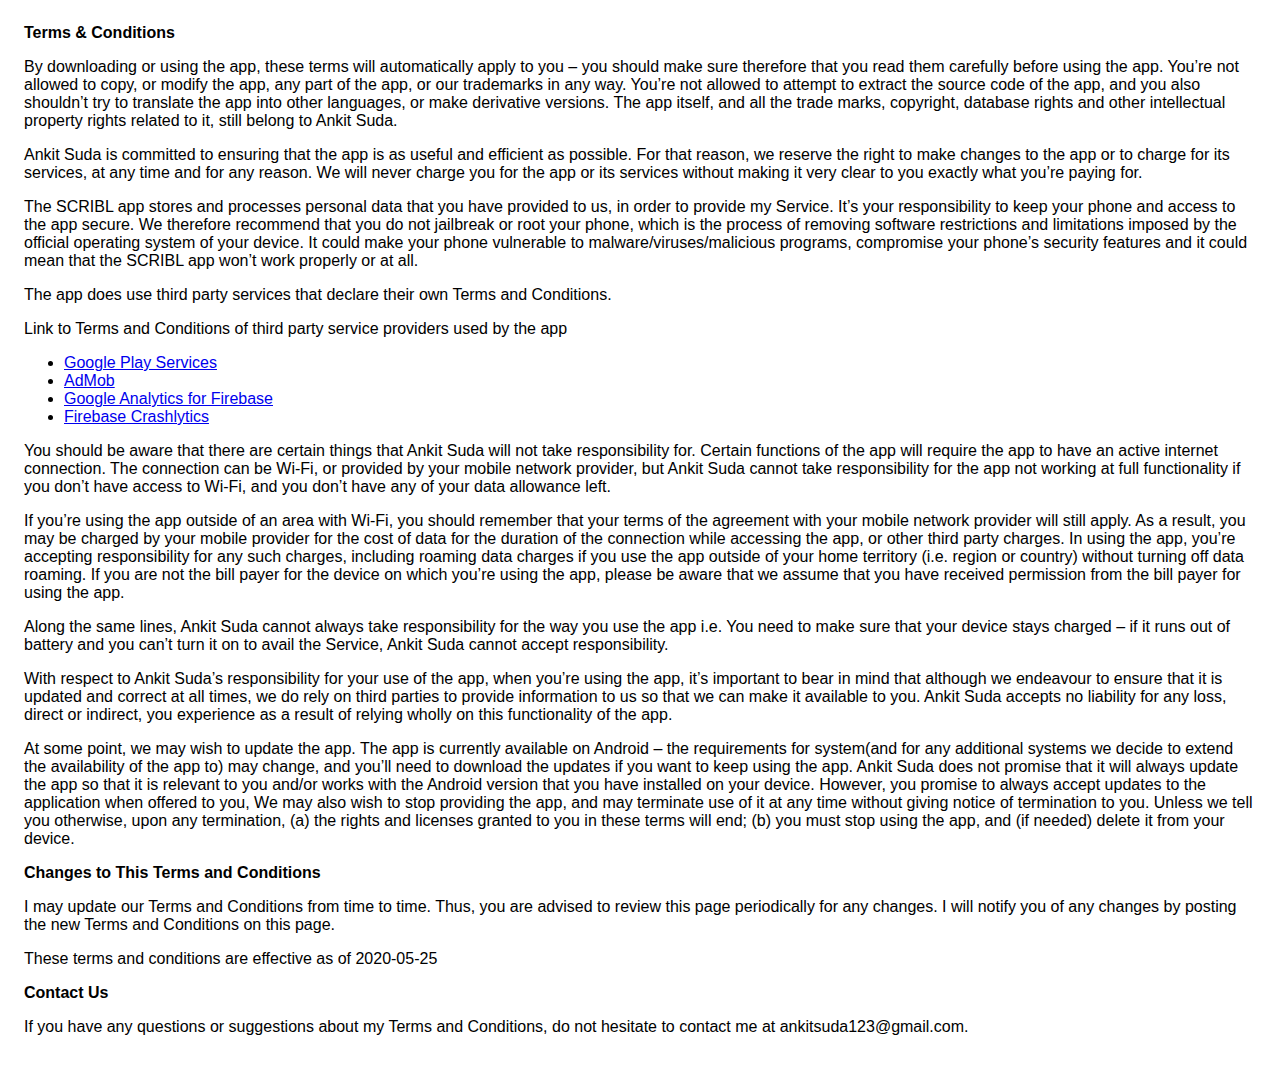
<file: scribl/t&c/index.html>
<!DOCTYPE html>
    <html>
    <head>
      <meta charset='utf-8'>
      <meta name='viewport' content='width=device-width'>
      <title>Terms &amp; Conditions</title>
      <link rel="shortcut icon" type="image/png" href="../images/logo.png" />
     
      <style> body { font-family: 'Helvetica Neue', Helvetica, Arial, sans-serif; padding:1em; } </style>
    </head>
    <body>
    <strong>Terms &amp; Conditions</strong> <p>
                  By downloading or using the app, these terms will
                  automatically apply to you – you should make sure therefore
                  that you read them carefully before using the app. You’re not
                  allowed to copy, or modify the app, any part of the app, or
                  our trademarks in any way. You’re not allowed to attempt to
                  extract the source code of the app, and you also shouldn’t try
                  to translate the app into other languages, or make derivative
                  versions. The app itself, and all the trade marks, copyright,
                  database rights and other intellectual property rights related
                  to it, still belong to Ankit Suda.
                </p> <p>
                  Ankit Suda is committed to ensuring that the app is
                  as useful and efficient as possible. For that reason, we
                  reserve the right to make changes to the app or to charge for
                  its services, at any time and for any reason. We will never
                  charge you for the app or its services without making it very
                  clear to you exactly what you’re paying for.
                </p> <p>
                  The SCRIBL app stores and processes personal data that
                  you have provided to us, in order to provide my
                  Service. It’s your responsibility to keep your phone and
                  access to the app secure. We therefore recommend that you do
                  not jailbreak or root your phone, which is the process of
                  removing software restrictions and limitations imposed by the
                  official operating system of your device. It could make your
                  phone vulnerable to malware/viruses/malicious programs,
                  compromise your phone’s security features and it could mean
                  that the SCRIBL app won’t work properly or at all.
                </p> <div><p>
                    The app does use third party services that declare their own
                    Terms and Conditions.
                  </p> <p>
                    Link to Terms and Conditions of third party service
                    providers used by the app
                  </p> <ul><li><a href="https://policies.google.com/terms" target="_blank">Google Play Services</a></li><li><a href="https://developers.google.com/admob/terms" target="_blank">AdMob</a></li><li><a href="https://firebase.google.com/terms/analytics" target="_blank">Google Analytics for Firebase</a></li><li><a href="https://firebase.google.com/terms/crashlytics" target="_blank">Firebase Crashlytics</a></li><!----><!----><!----><!----><!----><!----><!----><!----><!----><!----><!----><!----></ul></div> <p>
                  You should be aware that there are certain things that
                  Ankit Suda will not take responsibility for. Certain
                  functions of the app will require the app to have an active
                  internet connection. The connection can be Wi-Fi, or provided
                  by your mobile network provider, but Ankit Suda
                  cannot take responsibility for the app not working at full
                  functionality if you don’t have access to Wi-Fi, and you don’t
                  have any of your data allowance left.
                </p> <p></p> <p>
                  If you’re using the app outside of an area with Wi-Fi, you
                  should remember that your terms of the agreement with your
                  mobile network provider will still apply. As a result, you may
                  be charged by your mobile provider for the cost of data for
                  the duration of the connection while accessing the app, or
                  other third party charges. In using the app, you’re accepting
                  responsibility for any such charges, including roaming data
                  charges if you use the app outside of your home territory
                  (i.e. region or country) without turning off data roaming. If
                  you are not the bill payer for the device on which you’re
                  using the app, please be aware that we assume that you have
                  received permission from the bill payer for using the app.
                </p> <p>
                  Along the same lines, Ankit Suda cannot always take
                  responsibility for the way you use the app i.e. You need to
                  make sure that your device stays charged – if it runs out of
                  battery and you can’t turn it on to avail the Service,
                  Ankit Suda cannot accept responsibility.
                </p> <p>
                  With respect to Ankit Suda’s responsibility for your
                  use of the app, when you’re using the app, it’s important to
                  bear in mind that although we endeavour to ensure that it is
                  updated and correct at all times, we do rely on third parties
                  to provide information to us so that we can make it available
                  to you. Ankit Suda accepts no liability for any
                  loss, direct or indirect, you experience as a result of
                  relying wholly on this functionality of the app.
                </p> <p>
                  At some point, we may wish to update the app. The app is
                  currently available on Android – the requirements for
                  system(and for any additional systems we
                  decide to extend the availability of the app to) may change,
                  and you’ll need to download the updates if you want to keep
                  using the app. Ankit Suda does not promise that it
                  will always update the app so that it is relevant to you
                  and/or works with the Android version that you have
                  installed on your device. However, you promise to always
                  accept updates to the application when offered to you, We may
                  also wish to stop providing the app, and may terminate use of
                  it at any time without giving notice of termination to you.
                  Unless we tell you otherwise, upon any termination, (a) the
                  rights and licenses granted to you in these terms will end;
                  (b) you must stop using the app, and (if needed) delete it
                  from your device.
                </p> <p><strong>Changes to This Terms and Conditions</strong></p> <p>
                  I may update our Terms and Conditions
                  from time to time. Thus, you are advised to review this page
                  periodically for any changes. I will
                  notify you of any changes by posting the new Terms and
                  Conditions on this page.
                </p> <p>
                  These terms and conditions are effective as of 2020-05-25
                </p> <p><strong>Contact Us</strong></p> <p>
                  If you have any questions or suggestions about my
                  Terms and Conditions, do not hesitate to contact me
                  at ankitsuda123@gmail.com.
                </p> 
    </body>
    </html>
</file>
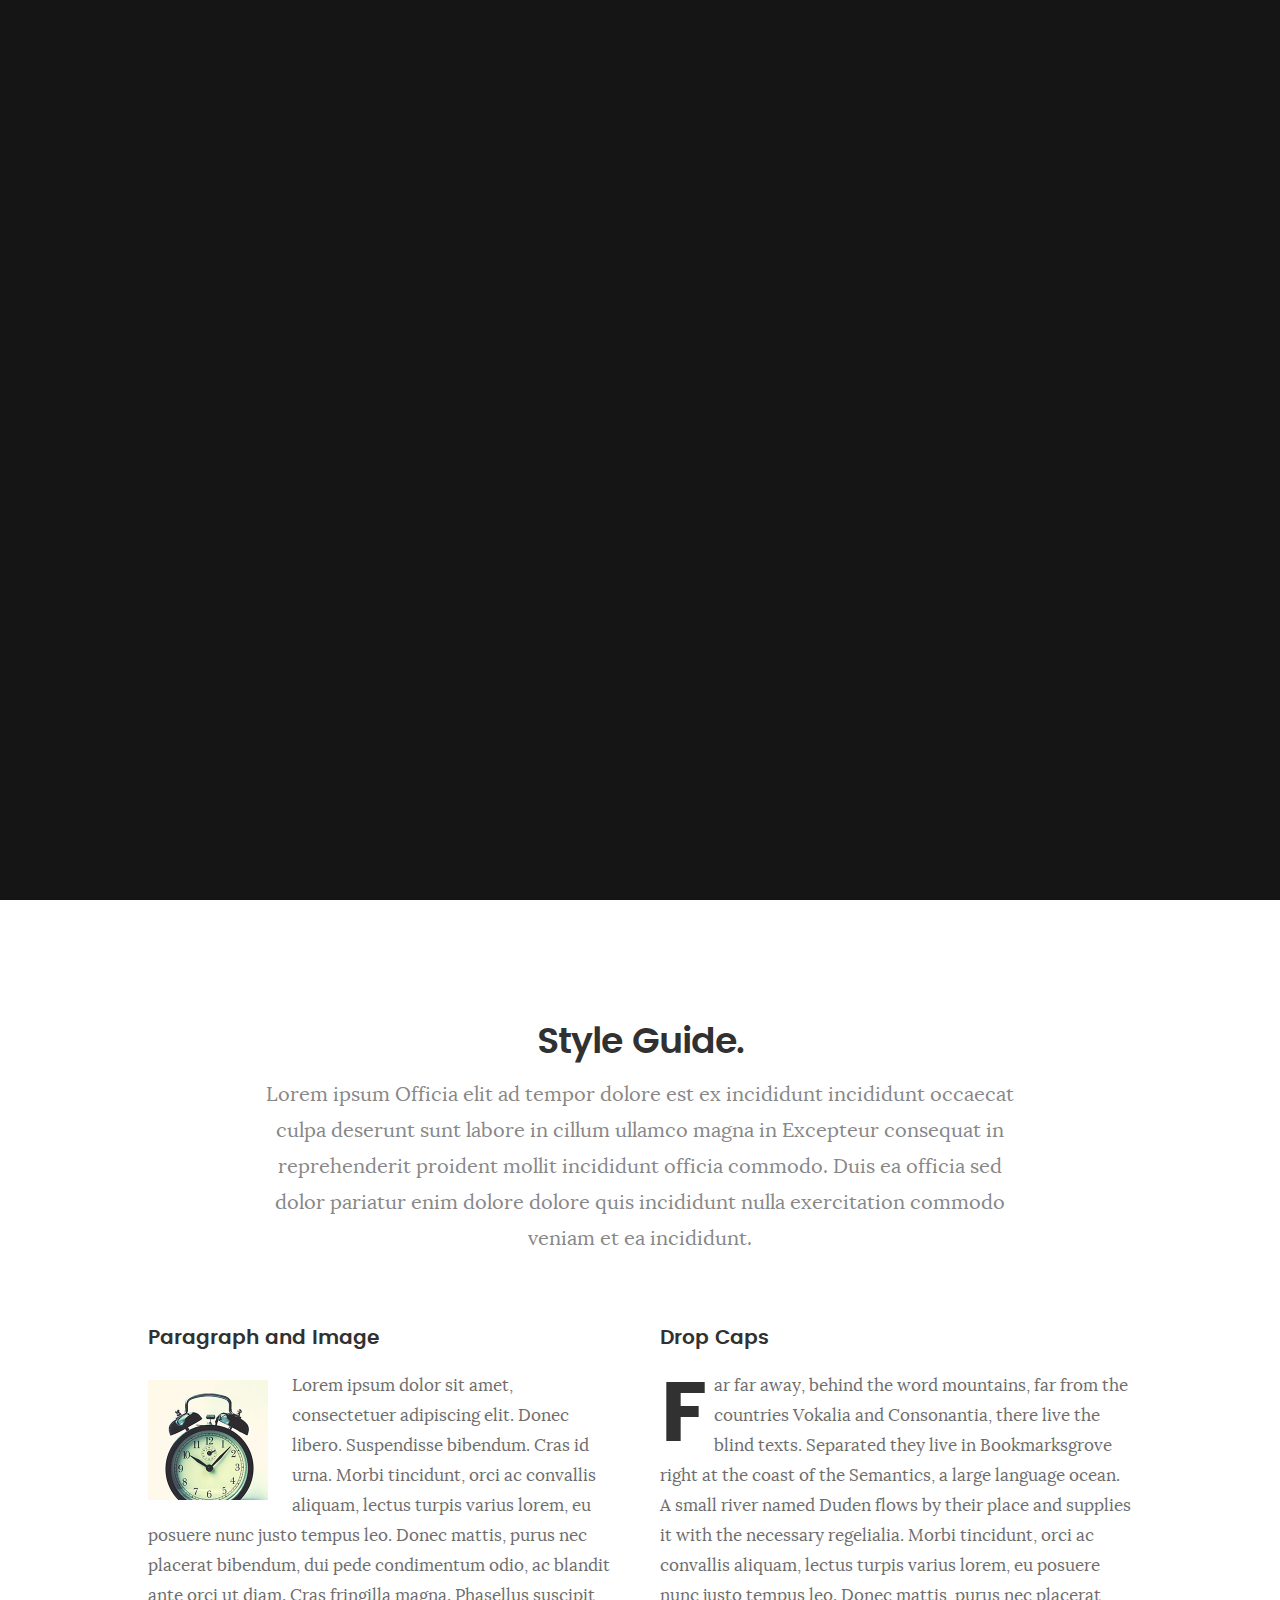
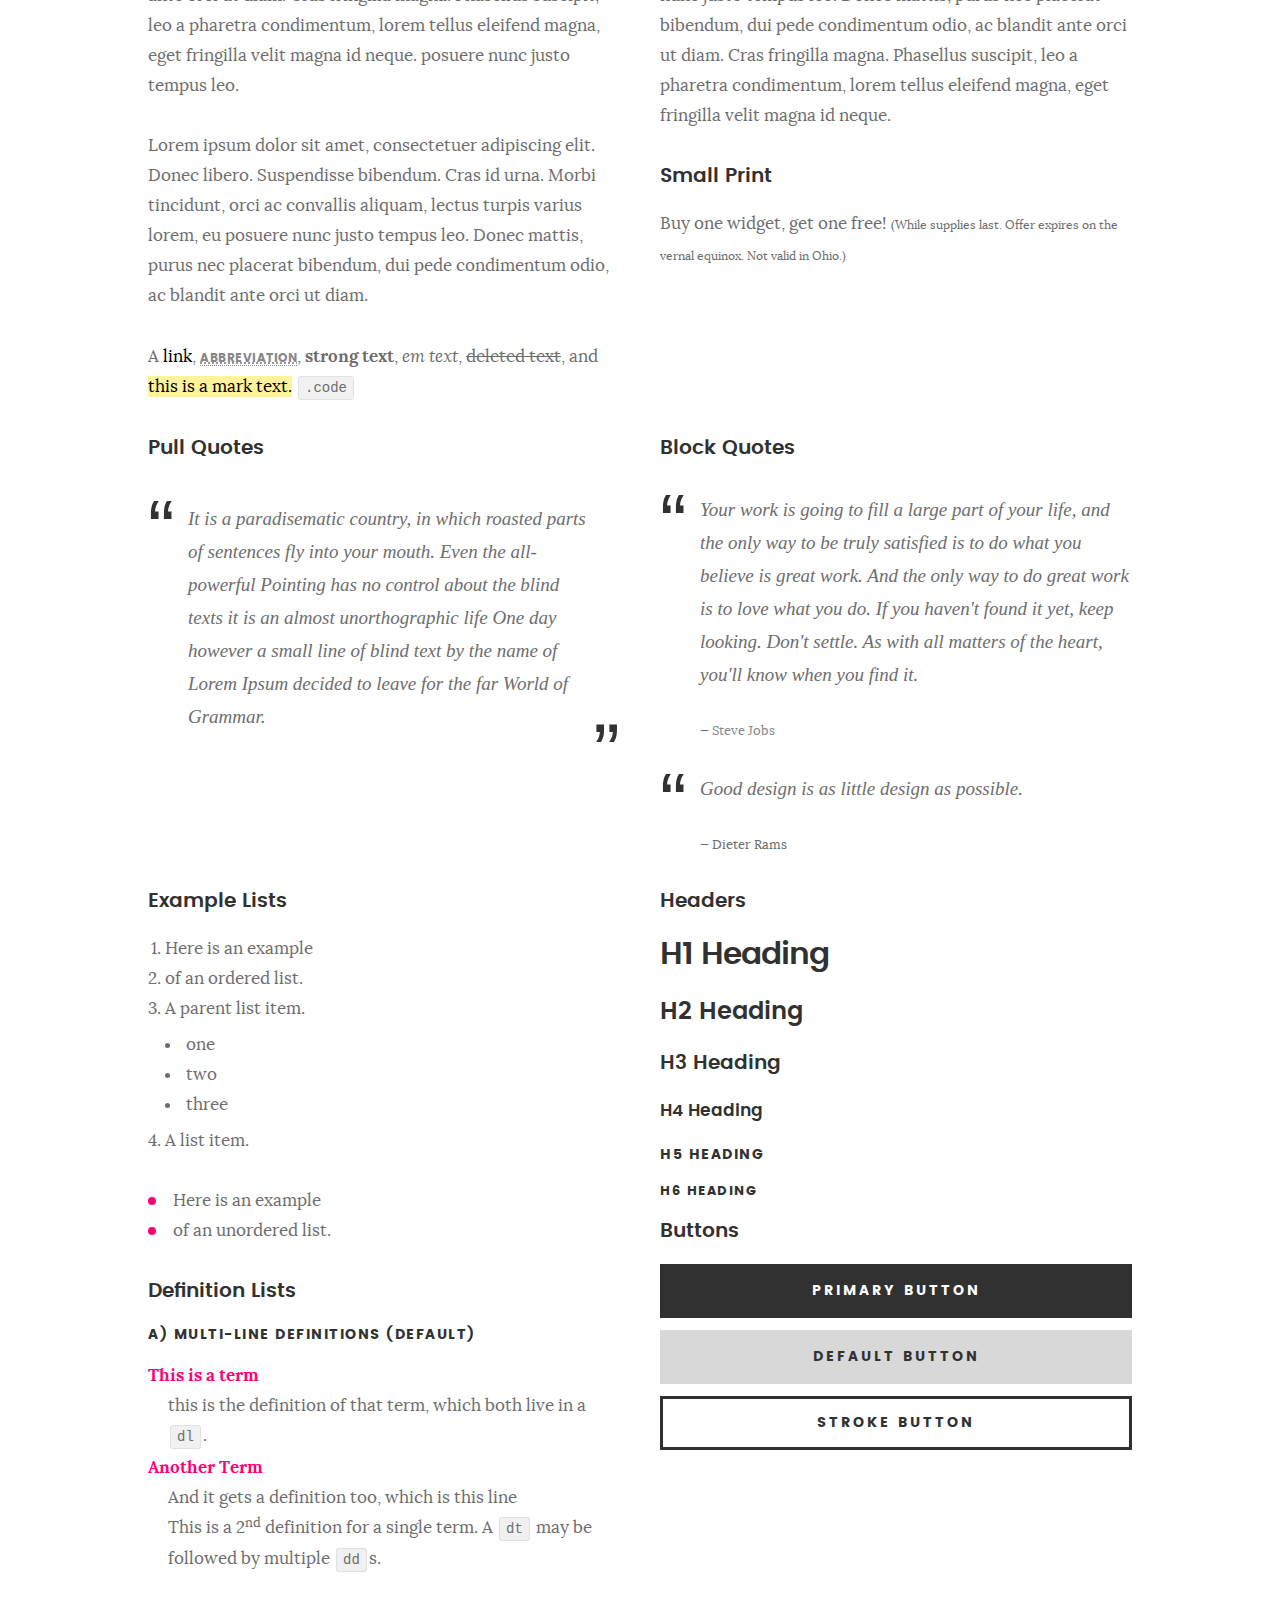
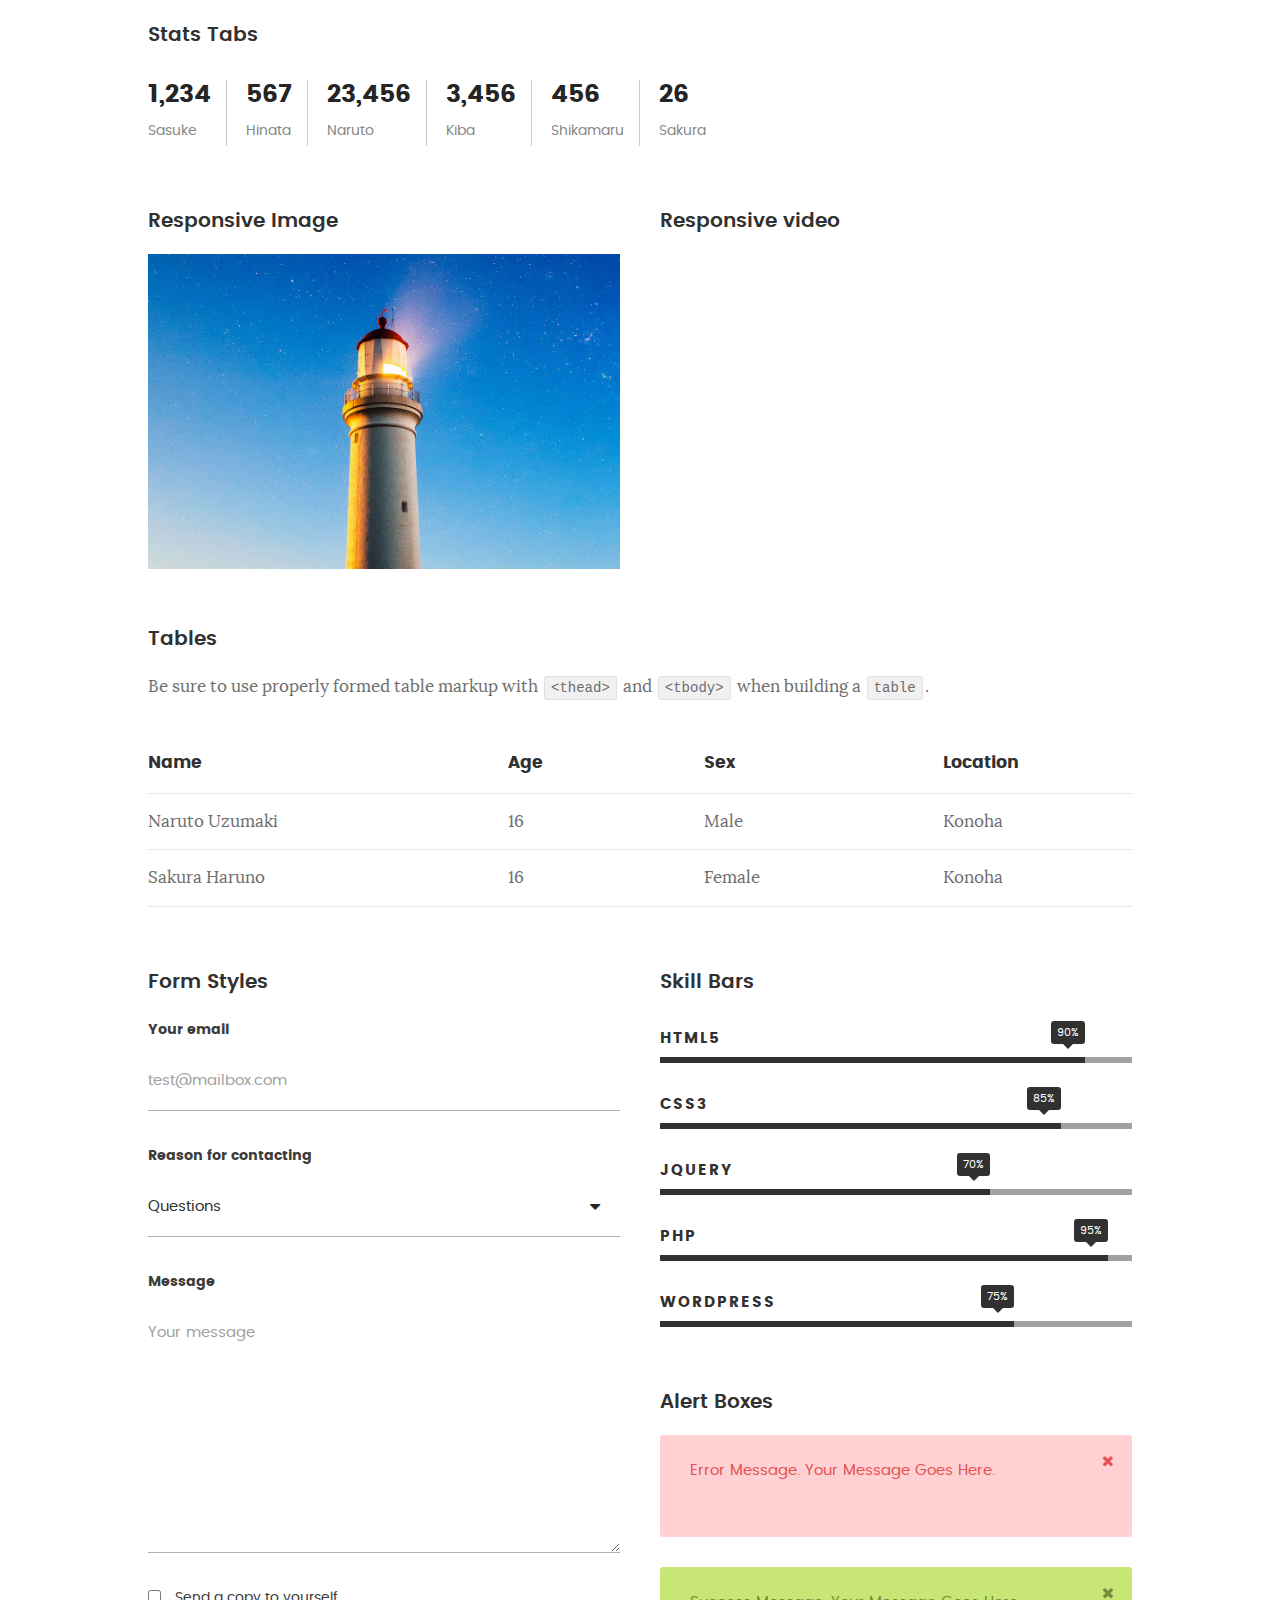
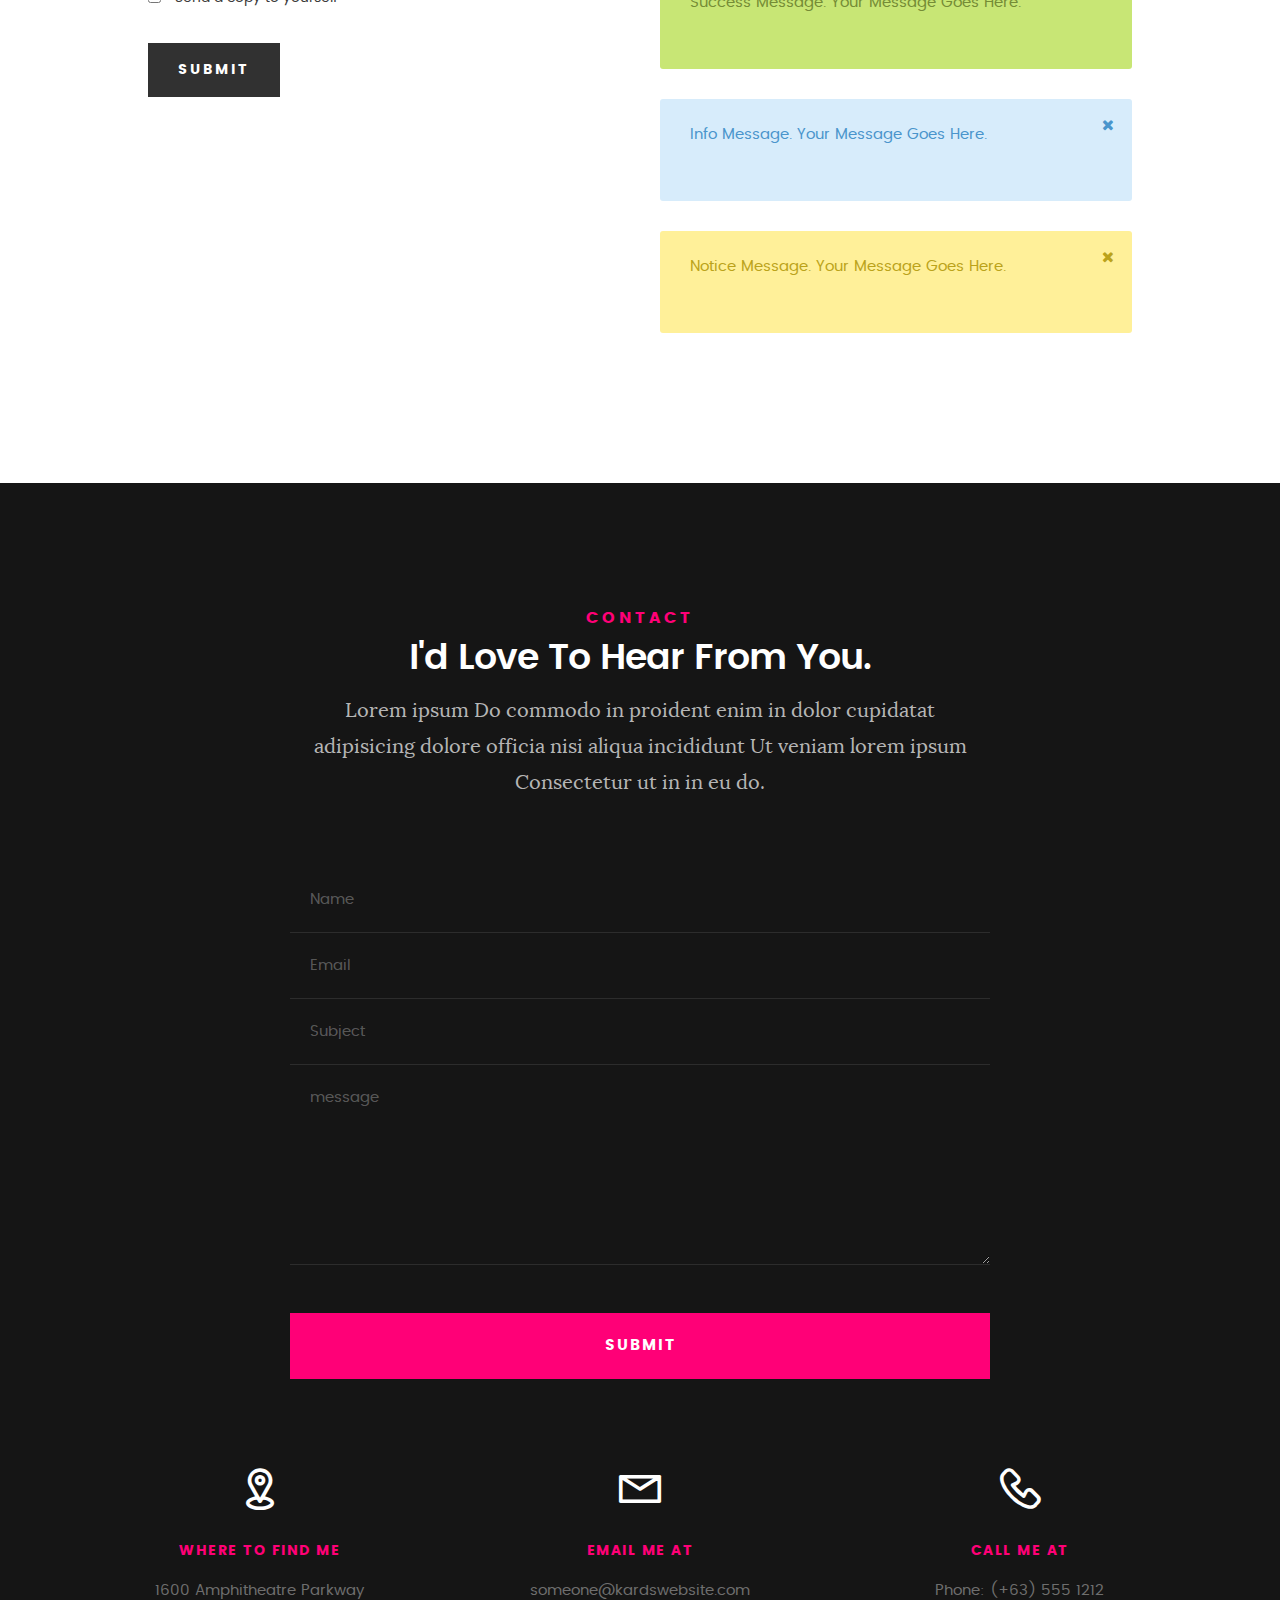
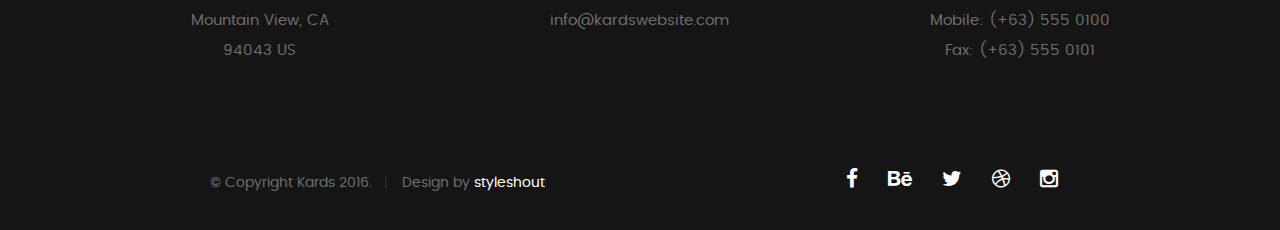
<file: styles.html>
<!DOCTYPE html>
<!--[if IE 8 ]><html class="no-js oldie ie8" lang="en"> <![endif]-->
<!--[if IE 9 ]><html class="no-js oldie ie9" lang="en"> <![endif]-->
<!--[if (gte IE 9)|!(IE)]><!--><html class="no-js" lang="en"> <!--<![endif]-->
<head>

   <!--- basic page needs
   ================================================== -->
   <meta charset="utf-8">
	<title>Style Demo - Kards</title>
	<meta name="description" content="">  
	<meta name="author" content="">

   <!-- mobile specific metas
   ================================================== -->
	<meta name="viewport" content="width=device-width, initial-scale=1, maximum-scale=1">

 	<!-- CSS
   ================================================== -->
   <link rel="stylesheet" href="css/base.css">  
   <link rel="stylesheet" href="css/main.css">
   <link rel="stylesheet" href="css/vendor.css">

   <style type="text/css" media="screen">

   	#styles { 
   		background: white;
   		padding-top: 12rem;
   		padding-bottom: 12rem;
   	}
   	#styles .row {
   		max-width: 1024px;
     	}
     	#styles .section-intro {
   		max-width: 800px;
     	}
      	
   </style>       

   <!-- script
   ================================================== -->
	<script src="js/modernizr.js"></script>
	<script src="js/pace.min.js"></script>

   <!-- favicons
	================================================== -->
	<link rel="icon" type="image/png" href="favicon.png">

</head>

<body id="top">

	<!-- header 
   ================================================== -->
   <header>   	
   	<div class="row">

   		<div class="top-bar">
   			<a class="menu-toggle" href="#"><span>Menu</span></a>

	   		<div class="logo">
		         <a href="index.html">KARDS</a>
		      </div>		      

		   	<nav id="main-nav-wrap">
					<ul class="main-navigation">
						<li><a href="index.html#intro" title="">Home</a></li>
						<li><a href="index.html#about" title="">About</a></li>
						<li><a href="index.html#resume" title="">Resume</a></li>
						<li><a href="index.html#portfolio" title="">Portfolio</a></li>
						<li><a href="index.html#services" title="">Services</a></li>					
						<li><a class="smoothscroll"  href="#contact" title="">Contact</a></li>	
						<li><a href="styles.html" title="">Style Demo</a></li>				
					</ul>
				</nav>    		
   		</div> <!-- /top-bar --> 
   		
   	</div> <!-- /row --> 		
   </header> <!-- /header -->

	<!-- intro section
   ================================================== -->
   <section id="intro">   

   	<div class="intro-overlay"></div>	

   	<div class="intro-content">
   		<div class="row">

   			<div class="col-twelve">

	   			<h5>Hello, World.</h5>
	   			<h1>I'm Juan Dela Cruz.</h1>

	   			<p class="intro-position">
	   				<span>Front-end Developer</span>
	   				<span>UI/UX Designer</span> 
	   			</p>

	   			<a class="button stroke smoothscroll" href="#about" title="">More About Me</a>

	   		</div>  
   			
   		</div>   		 		
   	</div> <!-- /intro-content --> 

   	<ul class="intro-social">        
         <li><a href="#"><i class="fa fa-facebook"></i></a></li>
         <li><a href="#"><i class="fa fa-behance"></i></a></li>
         <li><a href="#"><i class="fa fa-twitter"></i></a></li>
         <li><a href="#"><i class="fa fa-dribbble"></i></a></li>
         <li><a href="#"><i class="fa fa-instagram"></i></a></li>
      </ul> <!-- /intro-social -->      	

   </section> <!-- /intro -->


   <!-- Style Demo
   ================================================== -->
   <section id="styles">

   	<div class="row section-intro">

   		<div class="col-twelve">

   			<h1>Style Guide.</h1>

   			<p class="lead">Lorem ipsum Officia elit ad tempor dolore est ex incididunt incididunt occaecat culpa deserunt sunt labore in cillum ullamco magna in Excepteur consequat in reprehenderit proident mollit incididunt officia commodo.
   			Duis ea officia sed dolor pariatur enim dolore dolore quis incididunt nulla exercitation commodo veniam et ea incididunt.</p>   			

   		</div>

     	</div> <!-- /row -->

     	<div class="row">

     		<div class="col-six tab-full">

		      <h3>Paragraph and Image</h3>

		      <p><a href="#"><img width="120" height="120" class="pull-left" alt="sample-image" src="images/sample-image.jpg"></a>
		  		Lorem ipsum dolor sit amet, consectetuer adipiscing elit. Donec libero. Suspendisse bibendum.
		  		Cras id urna. Morbi tincidunt, orci ac convallis aliquam, lectus turpis varius lorem, eu
		  		posuere nunc justo tempus leo. Donec mattis, purus nec placerat bibendum, dui pede condimentum
		  		odio, ac blandit ante orci ut diam. Cras fringilla magna. Phasellus suscipit, leo a pharetra
		  		condimentum, lorem tellus eleifend magna, eget fringilla velit magna id neque.
		  		posuere nunc justo tempus leo. </p>

		  		<p>
		  		Lorem ipsum dolor sit amet, consectetuer adipiscing elit. Donec libero. Suspendisse bibendum.
		  		Cras id urna. Morbi tincidunt, orci ac convallis aliquam, lectus turpis varius lorem, eu
		  		posuere nunc justo tempus leo. Donec mattis, purus nec placerat bibendum, dui pede condimentum
		  		odio, ac blandit ante orci ut diam.	
 			   </p>

            <p>A <a href="#">link</a>,
  			   <abbr title="this really isn't a very good description">abbreviation</abbr>,
  			   <strong>strong text</strong>,
            <em>em text</em>,
  			   <del>deleted text</del>, and
            <mark>this is a mark text.</mark>
            <code>.code</code>
          	</p>

         </div>

         <div class="col-six tab-full">

            <h3>Drop Caps</h3>

	         <p class="drop-cap">Far far away, behind the word mountains, far from the countries Vokalia and Consonantia,
	         there live the blind texts. Separated they live in Bookmarksgrove right at the coast of the
	         Semantics, a large language ocean. A small river named Duden flows by their place and supplies it with the necessary regelialia. Morbi tincidunt, orci ac convallis aliquam, lectus turpis varius lorem, eu	posuere nunc justo tempus leo. Donec mattis, purus nec placerat bibendum, dui pede condimentum odio, ac blandit ante orci ut diam. Cras fringilla magna. Phasellus suscipit, leo a pharetra condimentum, lorem tellus eleifend magna, eget fringilla velit magna id neque.
		  		</p>

		      <h3>Small Print</h3>

		      <p>Buy one widget, get one free!
		  		<small>(While supplies last. Offer expires on the vernal equinox. Not valid in Ohio.)</small>
		  		</p>

		   </div>	         

		</div> <!-- /row -->

		<div class="row">

		  	<div class="col-six tab-full">

		      <h3>Pull Quotes</h3>

		      <aside class="pull-quote">
				   <blockquote>
					   <p>It is a paradisematic country, in which roasted parts of
		            sentences fly into your mouth. Even the all-powerful Pointing has no control about the blind
		            texts it is an almost unorthographic life One day however a small line of blind text by the name
		            of Lorem Ipsum decided to leave for the far World of Grammar.</p>
					</blockquote>
				</aside>

		   </div>

		   <div class="col-six tab-full">

		      <h3>Block Quotes</h3>

		      <blockquote cite="http://where-i-got-my-info-from.com">
				   <p>Your work is going to fill a large part of your life, and the only way to be truly satisfied is
		         to do what you believe is great work. And the only way to do great work is to love what you do.
		         If you haven't found it yet, keep looking. Don't settle. As with all matters of the heart, you'll know when you find it.
		         </p>
		
					<cite>
					   <a href="#">Steve Jobs</a>
					</cite>
			   </blockquote>

		      <blockquote>
		         <p>Good design is as little design as possible.</p>
		         <cite>Dieter Rams</cite>
		      </blockquote>

		   </div>

		</div> <!-- /row -->

		<div class="row half-bottom">

		 	<div class="col-six tab-full">

		      <h3>Example Lists</h3>

		      <ol>
				   <li>Here is an example</li>
				   <li>of an ordered list.</li>
				   <li>A parent list item.
				   	<ul>
				   		<li>one</li>
				   		<li>two</li>
				   		<li>three</li>
				   	</ul>
				   </li>
				   <li>A list item.</li>
			   </ol>

		      <ul class="disc">
				   <li>Here is an example</li>
				   <li>of an unordered list.</li>
			   </ul>	

			   <h3>Definition Lists</h3>	            

		      <h5>a) Multi-line Definitions (default)</h5>

		      <dl>
				   <dt><strong>This is a term</strong></dt>
				      <dd>this is the definition of that term, which both live in a <code>dl</code>.</dd>
				   <dt><strong>Another Term</strong></dt>
				      <dd>And it gets a definition too, which is this line</dd>
				      <dd>This is a 2<sup>nd</sup> definition for a single term. A <code>dt</code> may be followed by multiple <code>dd</code>s.</dd>
			   </dl>

		   </div>

		   <div class="col-six tab-full">		                  

		      <h3>Headers</h3>

		      <h1>H1 Heading</h1>
		      <h2>H2 Heading</h2>
		      <h3>H3 Heading</h3>
		      <h4>H4 Heading</h4>
		      <h5>H5 Heading</h5>
		      <h6>H6 Heading</h6>

		      <h3>Buttons</h3>

		    	<p>
		     		<a class="button button-primary full-width" href="#">Primary Button</a>
		     		<a class="button full-width" href="#">Default Button</a>
		     		<a class="button stroke full-width" href="#">Stroke Button</a>
		     	</p>

		   </div>

		</div> <!-- /row -->

		<div class="row">

		   <div class="col-twelve">

		    	<h3>Stats Tabs</h3>

		      <ul class="stats-tabs">
				   <li><a href="#">1,234 <em>Sasuke</em></a></li>
				   <li><a href="#">567 <em>Hinata</em></a></li>
				   <li><a href="#">23,456 <em>Naruto</em></a></li>
				   <li><a href="#">3,456 <em>Kiba</em></a></li>
				   <li><a href="#">456 <em>Shikamaru</em></a></li>
				   <li><a href="#">26 <em>Sakura</em></a></li>
				</ul>	      		

		   </div>	      	

		</div> <!-- /row -->

		<div class="row half-bottom">

      	<div class="col-six tab-full">

      		<h3>Responsive Image</h3>

      		<p><img src="images/portfolio/modals/m-lighthouse.jpg"></p>

      	</div>

      	<div class="col-six tab-full">

      		<h3>Responsive video</h3>

      		<div class="fluid-video-wrapper">
                  <iframe src="http://player.vimeo.com/video/14592941?title=0&amp;byline=0&amp;portrait=0&amp;color=F64B39" width="500" height="281" frameborder="0" webkitallowfullscreen mozallowfullscreen allowfullscreen></iframe> 
            </div>

      	</div>
      	
      </div> <!-- /row -->

      <div class="row add-bottom">

      	<div class="col-twelve">

      		<h3>Tables</h3>
      		<p>Be sure to use properly formed table markup with <code>&lt;thead&gt;</code> and <code>&lt;tbody&gt;</code> when building a <code>table</code>.</p>

      		<div class="table-responsive">

      			<table>
					  <thead>
					    <tr>
					      <th>Name</th>
					      <th>Age</th>
					      <th>Sex</th>
					      <th>Location</th>					    
					    </tr>
					  </thead>
					  <tbody>
					    <tr>
					      <td>Naruto Uzumaki</td>
					      <td>16</td>
					      <td>Male</td>
					      <td>Konoha</td>					    
					    </tr>
					    <tr>
					      <td>Sakura Haruno</td>
					      <td>16</td>
					      <td>Female</td>
					      <td>Konoha</td>			    
					    </tr>
					  </tbody>
					</table>

      		</div>     		

      	</div>
      	
      </div> <!--row -->

      <div class="row">

		   <div class="col-six tab-full">

		      <h3>Form Styles</h3>

		         <form>
			        	<div>
			         	<label for="sampleInput">Your email</label>
			         	<input class="full-width" type="email" placeholder="test@mailbox.com" id="sampleInput">
			         </div>
			         <div>
			         	<label for="sampleRecipientInput">Reason for contacting</label>
			         	<div class="ss-custom-select">
			         		<select class="full-width" id="sampleRecipientInput">
				           		<option value="Option 1">Questions</option>
				           		<option value="Option 2">Report</option>
				           		<option value="Option 3">Others</option>
				         	</select>
			         	</div>			         	
			         </div>
			       
			       	<label for="exampleMessage">Message</label>
			       	<textarea class="full-width" placeholder="Your message" id="exampleMessage"></textarea>

			        	<label class="add-bottom">
			           	<input type="checkbox">			            
			           	<span class="label-text">Send a copy to yourself</span>
			        	</label>
			       
			        	<input class="button-primary" type="submit" value="Submit">

			      </form>	            

		      </div>

		      <div class="col-six tab-full">

		      		<h3>Skill Bars</h3>

		      		<ul class="skill-bars">
						   <li>
						   	<div class="progress percent90"><span>90%</span></div>
						   	<strong>HTML5</strong>
						   </li>
						   <li>
						   	<div class="progress percent85"><span>85%</span></div>
						   	<strong>CSS3</strong>
						   </li>
						   <li>
						   	<div class="progress percent70"><span>70%</span></div>
						   	<strong>JQuery</strong>
						   </li>
						   <li>
						   	<div class="progress percent95"><span>95%</span></div>
						   	<strong>PHP</strong>
						   </li>
						   <li>

						   	<div class="progress percent75"><span>75%</span></div>
						   	<strong>Wordpress</strong>
						   </li>
		      
						</ul> <!-- /skill-bars -->

			        
			        <h3>Alert Boxes</h3> 
			        
			        <div class="alert-box ss-error hideit">
				        <p>Error Message. Your Message Goes Here.</p>
				        <i class="fa fa-times close"></i>
			        </div><!-- /error -->
			        
			        <div class="alert-box ss-success hideit">
				        <p>Success Message. Your Message Goes Here.</p>
				        <i class="fa fa-times close"></i>
			        </div><!-- /success -->
			        
			        <div class="alert-box ss-info hideit">
				         <p>Info Message. Your Message Goes Here.</p>
				        <i class="fa fa-times close"></i>
			        </div><!-- /info -->
			        
			        <div class="alert-box ss-notice hideit">
				        <p>Notice Message. Your Message Goes Here.</p>
				        <i class="fa fa-times close"></i>
			        </div><!-- /notice -->
			        
			  </div>	         

		</div> <!-- /row -->
		   	
   </section> <!--styles -->	

	
   <!-- contact
   ================================================== -->
	<section id="contact">

		<div class="row section-intro">
   		<div class="col-twelve">

   			<h5>Contact</h5>
   			<h1>I'd Love To Hear From You.</h1>

   			<p class="lead">Lorem ipsum Do commodo in proident enim in dolor cupidatat adipisicing dolore officia nisi aliqua incididunt Ut veniam lorem ipsum Consectetur ut in in eu do.</p>

   		</div> 
   	</div> <!-- /section-intro -->

   	<div class="row contact-form">

   		<div class="col-twelve">

            <!-- form -->
            <form name="contactForm" id="contactForm" method="post" action="">
      			<fieldset>

                  <div class="form-field">
 						   <input name="contactName" type="text" id="contactName" placeholder="Name" value="" minlength="2" required="">
                  </div>
                  <div class="form-field">
	      			   <input name="contactEmail" type="email" id="contactEmail" placeholder="Email" value="" required="">
	               </div>
                  <div class="form-field">
	     				   <input name="contactSubject" type="text" id="contactSubject" placeholder="Subject" value="">
	               </div>                       
                  <div class="form-field">
	                 	<textarea name="contactMessage" id="contactMessage" placeholder="message" rows="10" cols="50" required=""></textarea>
	               </div>                      
                 <div class="form-field">
                     <button class="submitform">Submit</button>
                     <div id="submit-loader">
                        <div class="text-loader">Sending...</div>                             
       				      <div class="s-loader">
								  	<div class="bounce1"></div>
								  	<div class="bounce2"></div>
								  	<div class="bounce3"></div>
								</div>
							</div>
                  </div>

      			</fieldset>
      		</form> <!-- Form End -->

            <!-- contact-warning -->
            <div id="message-warning"></div>            
            <!-- contact-success -->
      		<div id="message-success">
               <i class="fa fa-check"></i>Your message was sent, thank you!<br>
      		</div>

         </div> <!-- /col-twelve -->
   		
   	</div> <!-- /contact-form -->

   	<div class="row contact-info">

   		<div class="col-four tab-full">

   			<div class="icon">
   				<i class="icon-pin"></i>
   			</div>

   			<h5>Where to find me</h5>

   			<p>
            1600 Amphitheatre Parkway<br>
            Mountain View, CA<br>
            94043 US
            </p>

   		</div>

   		<div class="col-four tab-full collapse">

   			<div class="icon">
   				<i class="icon-mail"></i>
   			</div>

   			<h5>Email Me At</h5>

   			<p>someone@kardswebsite.com<br>
			   	info@kardswebsite.com			     
			   </p>

   		</div>

   		<div class="col-four tab-full">

   			<div class="icon">
   				<i class="icon-phone"></i>
   			</div>

   			<h5>Call Me At</h5>

   			<p>Phone: (+63) 555 1212<br>
			   	Mobile: (+63) 555 0100<br>
			     	Fax: (+63) 555 0101
			   </p>

   		</div>
   		
   	</div> <!-- /contact-info -->
		
	</section> <!-- /contact -->


   <!-- footer
   ================================================== -->

   <footer>
     	<div class="row">

     		<div class="col-six tab-full pull-right social">

     			<ul class="footer-social">        
			      <li><a href="#"><i class="fa fa-facebook"></i></a></li>
			      <li><a href="#"><i class="fa fa-behance"></i></a></li>
			      <li><a href="#"><i class="fa fa-twitter"></i></a></li>
			      <li><a href="#"><i class="fa fa-dribbble"></i></a></li>
			      <li><a href="#"><i class="fa fa-instagram"></i></a></li>
			   </ul> 
	      		
	      </div>

      	<div class="col-six tab-full">
	      	<div class="copyright">
		        	<span>© Copyright Kards 2016.</span> 
		        	<span>Design by <a href="http://www.styleshout.com/">styleshout</a></span>	         	
		         </div>		                  
	      	</div>

	      	<div id="go-top">
		         <a class="smoothscroll" title="Back to Top" href="#top"><i class="fa fa-long-arrow-up"></i></a>
		      </div>

      	</div> <!-- /row -->     	
   </footer>    

   <div id="preloader"> 
    	<div id="loader"></div>
   </div> 

   <!-- Java Script
   ================================================== --> 
   <script src="js/jquery-2.1.3.min.js"></script>
   <script src="js/plugins.js"></script>
   <script src="js/main.js"></script>

</body>

</html>
</file>
<file: css/base.css>
/**
 * =================================================================== 
 *
 *  Kards v1.0 Base Stylesheet
 *  url: styleshout.com
 *  03-01-2016
 *  ------------------------------------------------------------------
 *  TOC:
 *  01. reset
 *  02. basic/base setup styles
 *  03. grid
 *  04. MISC
 *
 * =================================================================== 
 */

/** 
 * ===================================================================
 * 01. reset - normalize.css v3.0.2 | MIT License | git.io/normalize
 *
 * ------------------------------------------------------------------- 
 */
html {
	font-family: sans-serif;
	-ms-text-size-adjust: 100%;
	-webkit-text-size-adjust: 100%;
}

body {
	margin: 0;
}

article,
aside,
details,
figcaption,
figure,
footer,
header,
hgroup,
main,
menu,
nav,
section,
summary {
	display: block;
}

audio,
canvas,
progress,
video {
	display: inline-block;
	vertical-align: baseline;
}

audio:not([controls]) {
	display: none;
	height: 0;
}

[hidden],
template {
	display: none;
}

a {
	background: transparent;
}

a:active,
a:hover {
	outline: 0;
}

abbr[title] {
	border-bottom: 1px dotted;
}

b,
strong {
	font-weight: bold;
}

dfn {
	font-style: italic;
}

h1 {
	font-size: 2em;
	margin: 0.67em 0;
}

mark {
	background: #ff0;
	color: #000;
}

small {
	font-size: 80%;
}

sub,
sup {
	font-size: 75%;
	line-height: 0;
	position: relative;
	vertical-align: baseline;
}

sup {
	top: -0.5em;
}

sub {
	bottom: -0.25em;
}

img {
	border: 0;
}

svg:not(:root) {
	overflow: hidden;
}

figure {
	margin: 1em 40px;
}

hr {
	-moz-box-sizing: content-box;
	box-sizing: content-box;
	height: 0;
}

pre {
	overflow: auto;
}

code,
kbd,
pre,
samp {
	font-family: monospace, monospace;
	font-size: 1em;
}

button,
input,
optgroup,
select,
textarea {
	color: inherit;
	font: inherit;
	margin: 0;
}

button {
	overflow: visible;
}

button,
select {
	text-transform: none;
}

button,
html input[type="button"],
input[type="reset"],
input[type="submit"] {
	-webkit-appearance: button;
	cursor: pointer;
}

button[disabled],
html input[disabled] {
	cursor: default;
}

button::-moz-focus-inner,
input::-moz-focus-inner {
	border: 0;
	padding: 0;
}

input {
	line-height: normal;
}

input[type="checkbox"],
input[type="radio"] {
	box-sizing: border-box;
	padding: 0;
}

input[type="number"]::-webkit-inner-spin-button,
input[type="number"]::-webkit-outer-spin-button {
	height: auto;
}

input[type="search"] {
	-webkit-appearance: textfield;
	-moz-box-sizing: content-box;
	-webkit-box-sizing: content-box;
	box-sizing: content-box;
}

input[type="search"]::-webkit-search-cancel-button,
input[type="search"]::-webkit-search-decoration {
	-webkit-appearance: none;
}

fieldset {
	border: 1px solid #c0c0c0;
	margin: 0 2px;
	padding: 0.35em 0.625em 0.75em;
}

legend {
	border: 0;
	padding: 0;
}

textarea {
	overflow: auto;
}

optgroup {
	font-weight: bold;
}

table {
	border-collapse: collapse;
	border-spacing: 0;
}

td,
th {
	padding: 0;
}

/** 
 * ===================================================================
 * 02. basic/base setup styles - (_basic.scss)
 *
 * ------------------------------------------------------------------- 
 */
html {
	font-size: 62.5%;
	box-sizing: border-box;
}

*,
*::before,
*::after {
	box-sizing: inherit;
}

body {
	font-weight: normal;
	line-height: 1;
	text-rendering: optimizeLegibility;
	word-wrap: break-word;
	-webkit-overflow-scrolling: touch;
	-webkit-text-size-adjust: none;
}

body,
input,
button {
	-moz-osx-font-smoothing: grayscale;
	-webkit-font-smoothing: antialiased;
}

/**
 * Media - (_basic.scss)
 * ------------------------------------------------------------------- 
 */
img,
video {
	max-width: 100%;
	height: auto;
}

/**
 * Typography resets - (_basic.scss)
 * ------------------------------------------------------------------- 
 */
div,
dl,
dt,
dd,
ul,
ol,
li,
h1,
h2,
h3,
h4,
h5,
h6,
pre,
form,
p,
blockquote,
th,
td {
	margin: 0;
	padding: 0;
}

h1,
h2,
h3,
h4,
h5,
h6 {
	-webkit-font-variant-ligatures: common-ligatures;
	-moz-font-variant-ligatures: common-ligatures;
	font-variant-ligatures: common-ligatures;
	text-rendering: optimizeLegibility;
}

em,
i {
	font-style: italic;
	line-height: inherit;
}

strong,
b {
	font-weight: bold;
	line-height: inherit;
}

small {
	font-size: 60%;
	line-height: inherit;
}

ol,
ul {
	list-style: none;
}

li {
	display: block;
}

/**
 * links - (_basic.scss)
 * ------------------------------------------------------------------- 
 */
a {
	text-decoration: none;
	line-height: inherit;
}

a img {
	border: none;
}

/**
 * inputs - (_basic.scss)
 * ------------------------------------------------------------------- 
 */
fieldset {
	margin: 0;
	padding: 0;
}

input[type="email"],
input[type="number"],
input[type="search"],
input[type="text"],
input[type="tel"],
input[type="url"],
input[type="password"],
textarea {
	-webkit-appearance: none;
	-moz-appearance: none;
	-ms-appearance: none;
	-o-appearance: none;
	appearance: none;
}

/** 
 * ===================================================================
 * 03. grid - (_grid.scss)
 *
 * ------------------------------------------------------------------- 
 */
.row {
	width: 94%;
	max-width: 1140px;
	margin: 0 auto;
}

.row:before,
.row:after {
	content: "";
	display: table;
}

.row:after {
	clear: both;
}

.row .row {
	width: auto;
	max-width: none;
	margin-left: -20px;
	margin-right: -20px;
}

[class*="col-"],
.bgrid {
	float: left;
}

[class*="col-"] + [class*="col-"].end {
	float: right;
}

[class*="col-"] {
	padding: 0 20px;
}

.col-one {
	width: 8.33333%;
}

.col-two,
.col-1-6 {
	width: 16.66667%;
}

.col-three,
.col-1-4 {
	width: 25%;
}

.col-four,
.col-1-3 {
	width: 33.33333%;
}

.col-five {
	width: 41.66667%;
}

.col-six,
.col-1-2 {
	width: 50%;
}

.col-seven {
	width: 58.33333%;
}

.col-eight,
.col-2-3 {
	width: 66.66667%;
}

.col-nine,
.col-3-4 {
	width: 75%;
}

.col-ten,
.col-5-6 {
	width: 83.33333%;
}

.col-eleven {
	width: 91.66667%;
}

.col-twelve,
.col-full {
	width: 100%;
}

/**
 * small screens - (_grid.scss)
 * --------------------------------------------------------------- 
 */
@media screen and (max-width:1024px) {
	.row .row {
		margin-left: -18px;
		margin-right: -18px;
	}

	[class*="col-"] {
		padding: 0 18px;
	}

}

/**
 * tablets - (_grid.scss)
 * --------------------------------------------------------------- 
 */
@media screen and (max-width:768px) {
	.row {
		width: auto;
		padding-left: 30px;
		padding-right: 30px;
	}

	.row .row {
		padding-left: 0;
		padding-right: 0;
		margin-left: -15px;
		margin-right: -15px;
	}

	[class*="col-"] {
		padding: 0 15px;
	}

	.tab-1-4 {
		width: 25%;
	}

	.tab-1-3 {
		width: 33.33333%;
	}

	.tab-1-2 {
		width: 50%;
	}

	.tab-2-3 {
		width: 66.66667%;
	}

	.tab-3-4 {
		width: 75%;
	}

	.tab-full {
		width: 100%;
	}

}

/**
 * large mobile devices - (_grid.scss)
 * --------------------------------------------------------------- 
 */
@media screen and (max-width:600px) {
	.row {
		padding-left: 25px;
		padding-right: 25px;
	}

	.row .row {
		margin-left: -10px;
		margin-right: -10px;
	}

	[class*="col-"] {
		padding: 0 10px;
	}

	.mob-1-4 {
		width: 25%;
	}

	.mob-1-2 {
		width: 50%;
	}

	.mob-3-4 {
		width: 75%;
	}

	.mob-full {
		width: 100%;
	}

}

/**
 * small mobile devices - (_grid.scss)
 * --------------------------------------------------------------- 
 */
@media screen and (max-width:400px) {
	.row .row {
		padding-left: 0;
		padding-right: 0;
		margin-left: 0;
		margin-right: 0;
	}

	[class*="col-"] {
		width: 100% !important;
		float: none !important;
		clear: both !important;
		margin-left: 0;
		margin-right: 0;
		padding: 0;
	}

	[class*="col-"] + [class*="col-"].end {
		float: none;
	}

}

/** 
 * ===================================================================
 * block grids - (_grid.scss)
 *
 * ------------------------------------------------------------------- 
 */
[class*="block-"]:before,
[class*="block-"]:after {
	content: "";
	display: table;
}

[class*="block-"]:after {
	clear: both;
}

.block-1-6 .bgrid {
	width: 16.66667%;
}

.block-1-4 .bgrid {
	width: 25%;
}

.block-1-3 .bgrid {
	width: 33.33333%;
}

.block-1-2 .bgrid {
	width: 50%;
}

/**
 * Clearing for block grid columns. Allow columns with 
 * different heights to align properly.
 */
.block-1-6 .bgrid:nth-child(6n+1),
.block-1-4 .bgrid:nth-child(4n+1),
.block-1-3 .bgrid:nth-child(3n+1),
.block-1-2 .bgrid:nth-child(2n+1) {
	clear: both;
}

/**
 * small screens - (_grid.scss)
 * --------------------------------------------------------------- 
 */
@media screen and (max-width:1024px) {
	.block-s-1-6 .bgrid {
		width: 16.66667%;
	}

	.block-s-1-4 .bgrid {
		width: 25%;
	}

	.block-s-1-3 .bgrid {
		width: 33.33333%;
	}

	.block-s-1-2 .bgrid {
		width: 50%;
	}

	.block-s-full .bgrid {
		width: 100%;
		clear: both;
	}

	[class*="block-s-"] .bgrid:nth-child(n) {
		clear: none;
	}

	.block-s-1-6 .bgrid:nth-child(6n+1),
	.block-s-1-4 .bgrid:nth-child(4n+1),
	.block-s-1-3 .bgrid:nth-child(3n+1),
	.block-s-1-2 .bgrid:nth-child(2n+1) {
		clear: both;
	}

}

/**
 * tablets - (_grid.scss)
 * --------------------------------------------------------------- 
 */
@media screen and (max-width:768px) {
	.block-tab-1-6 .bgrid {
		width: 16.66667%;
	}

	.block-tab-1-4 .bgrid {
		width: 25%;
	}

	.block-tab-1-3 .bgrid {
		width: 33.33333%;
	}

	.block-tab-1-2 .bgrid {
		width: 50%;
	}

	.block-tab-full .bgrid {
		width: 100%;
		clear: both;
	}

	[class*="block-tab-"] .bgrid:nth-child(n) {
		clear: none;
	}

	.block-tab-1-6 .bgrid:nth-child(6n+1),
	.block-tab-1-4 .bgrid:nth-child(4n+1),
	.block-tab-1-3 .bgrid:nth-child(3n+1),
	.block-tab-1-2 .bgrid:nth-child(2n+1) {
		clear: both;
	}

}

/**
 * large mobile devices - (_grid.scss)
 * --------------------------------------------------------------- 
 */
@media screen and (max-width:600px) {
	.block-mob-1-6 .bgrid {
		width: 16.66667%;
	}

	.block-mob-1-4 .bgrid {
		width: 25%;
	}

	.block-mob-1-3 .bgrid {
		width: 33.33333%;
	}

	.block-mob-1-2 .bgrid {
		width: 50%;
	}

	.block-mob-full .bgrid {
		width: 100%;
		clear: both;
	}

	[class*="block-mob-"] .bgrid:nth-child(n) {
		clear: none;
	}

	.block-mob-1-6 .bgrid:nth-child(6n+1),
	.block-mob-1-4 .bgrid:nth-child(4n+1),
	.block-mob-1-3 .bgrid:nth-child(3n+1),
	.block-mob-1-2 .bgrid:nth-child(2n+1) {
		clear: both;
	}

}

/**
 * stack on small mobile devices - (_grid.scss)
 * --------------------------------------------------------------- 
 */
@media screen and (max-width:400px) {
	.stack .bgrid {
		width: 100% !important;
		float: none !important;
		clear: both !important;
		margin-left: 0;
		margin-right: 0;
	}

}

/** 
 * ===================================================================
 * 04. MISC  - (_grid.scss)
 *
 * ------------------------------------------------------------------- 
 */

/**
 * Clearing - (http://nicolasgallagher.com/micro-clearfix-hack/
 */
.group:before,
.group:after {
	content: "";
	display: table;
}

.group:after {
	clear: both;
}

/**
 * Misc Helper Styles 
 */
.hide {
	display: none;
}

.invisible {
	visibility: hidden;
}

.antialiased {
	-webkit-font-smoothing: antialiased;
	-moz-osx-font-smoothing: grayscale;
}

.remove-bottom {
	margin-bottom: 0;
}

.half-bottom {
	margin-bottom: 1.5rem !important;
}

.add-bottom {
	margin-bottom: 3rem !important;
}

.no-border {
	border: none;
}

.full-width {
	width: 100%;
}

.text-center {
	text-align: center;
}

.text-left {
	text-align: left;
}

.text-right {
	text-align: right;
}

.pull-left {
	float: left;
}

.pull-right {
	float: right;
}

.align-center {
	margin-left: auto;
	margin-right: auto;
	text-align: center;
}

/*# sourceMappingURL=base.css.map */
</file>
<file: css/main.css>
/**
 * =================================================================== 
 *
 *  Kards v1.0 Main Stylesheet
 *  url: styleshout.com
 *  03-01-2016
 *  ------------------------------------------------------------------
 *  TOC:
 *  01. webfonts and iconfonts
 *  02. base style overrides
 *  03. typography & general theme styles
 *  04. preloader
 *  05. forms
 *  06. buttons 
 *  07. other components
 *  08. common styles
 *  09. header styles
 *  10. intro
 *  11. about
 *  12. resume
 *  13. portfolio
 *  14. call-to-action section
 *  15. services
 *  16. stats
 *  17. contact
 *  18. footer
 *
 * =================================================================== 
 */


/** 
 * ===================================================================
 * 01. webfonts and iconfonts - (_document-setup.scss)
 *
 * ------------------------------------------------------------------- 
 */
@import url("fonts.css");
@import url("font-awesome/css/font-awesome.min.css");
@import url("micons/micons.css");


/** 
 * ===================================================================
 * 02. base style overrides - (_document-setup.scss)
 *
 * ------------------------------------------------------------------- 
 */
html {
	font-size: 10px;
}

@media only screen and (max-width:1024px) {
	html {
		font-size: 9.411764705882353px;
	}
}
@media only screen and (max-width:768px) {
	html {
		font-size: 10px;
	}
}
@media only screen and (max-width:400px) {
	html {
		font-size: 9.411764705882353px;
	}
}

html, body {
	height: 100%;
}
body {
	background: #151515;
	font-family: "lora-regular", serif;
	font-size: 1.7rem;
	line-height: 3rem;
	color: #6e6e6e;
}

/**
 * links - (_document-setup.scss)
 * -------------------------------------------------------------------
 */
a, a:visited {
	color: #000000;
	-moz-transition: all 0.3s ease-in-out;
	-o-transition: all 0.3s ease-in-out;
	-webkit-transition: all 0.3s ease-in-out;
	-ms-transition: all 0.3s ease-in-out;
	transition: all 0.3s ease-in-out;
}
a:hover, a:focus, a:active {
	color: #FF0077;
	outline: 0;
}

/** 
 * ===================================================================
 * 03. typography & general theme styles - (_document-setup.scss)
 *
 * ------------------------------------------------------------------- 
 */
h1, h2, h3, h4, h5, h6, .h01, .h02, .h03, .h04, .h05, .h06 {
	font-family: "poppins-semibold", sans-serif;
	color: #313131;
	font-style: normal;
	text-rendering: optimizeLegibility;
	margin-bottom: 2.1rem;
}
h3, .h03, h4, .h04 {
	margin-bottom: 1.8rem;
}
h5, .h05, h6, .h06 {
	font-family: "poppins-bold";
	margin-bottom: 1.2rem;
}
h1, .h01 {
	font-size: 3.1rem;
	line-height: 1.355;
	letter-spacing: -.1rem;
}
@media only screen and (max-width:600px) {
	h1, .h01 {
		font-size: 2.6rem;
		letter-spacing: -.07rem;
	}
}
h2, .h02 {
	font-size: 2.4rem;
	line-height: 1.25;
}
h3, .h03 {
	font-size: 2rem;
	line-height: 1.5;
}
h4, .h04 {
	font-size: 1.7rem;
	line-height: 1.765;
}
h5, .h05 {
	font-size: 1.4rem;
	line-height: 1.714;
	text-transform: uppercase;
	letter-spacing: .15rem;
}
h6, .h06 {
	font-size: 1.3rem;
	line-height: 1.846;
	text-transform: uppercase;
	letter-spacing: .15rem;
}
p img {
	margin: 0;
}
p.lead {
	font-family: "lora-regular", serif;
	font-size: 2rem;
	line-height: 1.8;
	color: #888888;
}
@media only screen and (max-width:768px) {
	p.lead {
		font-size: 1.7rem;
	}
}
em, i, strong, b {
	font-size: 1.7rem;
	line-height: 3rem;
	font-style: normal;
	font-weight: normal;
}
em, i {
	font-family: "lora-italic", serif;
}
strong, b {
	font-family: "lora-bold", serif;
}
small {
	font-size: 1.2rem;
	line-height: inherit;
}
blockquote {
	margin: 3rem 0;
	padding-left: 4rem;
	position: relative;
}
blockquote:before {
	content: "\201C";
	font-size: 8rem;
	line-height: 0px;
	margin: 0;
	color: #313131;
	font-family: arial, sans-serif;
	position: absolute;
	top: 3rem;
	left: 0;
}
blockquote p {
	font-family: georgia, serif;
	font-style: italic;
	padding: 0;
	font-size: 1.9rem;
	line-height: 1.737;
}
blockquote cite {
	display: block;
	font-size: 1.3rem;
	font-style: normal;
	line-height: 1.616;
}
blockquote cite:before {
	content: "\2014 \0020";
}
blockquote cite a, blockquote cite a:visited {
	color: #888888;
	border: none;
}
abbr {
	font-family: "poppins-bold", serif;
	font-variant: small-caps;
	text-transform: lowercase;
	letter-spacing: .05rem;
	color: #888888;
}
var, kbd, samp, code, pre {
	font-family: Consolas, "Andale Mono", Courier, "Courier New", monospace;
}
pre {
	padding: 2.4rem 3rem 3rem;
	background: #F1F1F1;
}
code {
	font-size: 1.4rem;
	margin: 0 .2rem;
	padding: .3rem .6rem;
	white-space: nowrap;
	background: #F1F1F1;
	border: 1px solid #E1E1E1;
	border-radius: 3px;
}
pre > code {
	display: block;
	white-space: pre;
	line-height: 2;
	padding: 0;
	margin: 0;
}
pre.prettyprint > code {
	border: none;
}
del {
	text-decoration: line-through;
}
abbr[title], dfn[title] {
	border-bottom: 1px dotted;
	cursor: help;
}
mark {
	background: #FFF49B;
	color: #000;
}
hr {
	border: solid #d2d2d2;
	border-width: 1px 0 0;
	clear: both;
	margin: 2.4rem 0 1.5rem;
	height: 0;
}

/**
 * Lists - (_document-setup.scss)  
 * -------------------------------------------------------------------
 */
ol {
	list-style: decimal;
}
ul {
	list-style: disc;
}
li {
	display: list-item;
}
ol, ul {
	margin-left: 1.7rem;
}
ul li {
	padding-left: .4rem;
}
ul ul, ul ol, ol ol, ol ul {
	margin: .6rem 0 .6rem 1.7rem;
}
ul.disc li {
	display: list-item;
	list-style: none;
	padding: 0 0 0 .8rem;
	position: relative;
}
ul.disc li::before {
	content: "";
	display: inline-block;
	width: 8px;
	height: 8px;
	border-radius: 50%;
	background: #FF0077;
	position: absolute;
	left: -17px;
	top: 11px;
	vertical-align: middle;
}
dt {
	margin: 0;
	color: #FF0077;
}
dd {
	margin: 0 0 0 2rem;
}

/**
 * tables - (_document-setup.scss)  
 * -------------------------------------------------------------------
 */
table {
	border-width: 0;
	width: 100%;
	max-width: 100%;
	font-family: "lora-regular", sans-serif;
}
th, td {
	padding: 1.5rem 3rem;
	text-align: left;
	border-bottom: 1px solid #E8E8E8;
}
th {
	color: #313131;
	font-family: "poppins-bold", sans-serif;
}
td {
	line-height: 1.5;
}
th:first-child, td:first-child {
	padding-left: 0;
}
th:last-child, td:last-child {
	padding-right: 0;
}
.table-responsive {
	overflow-x: auto;
	-webkit-overflow-scrolling: touch;
}

/**
 * Spacing - (_document-setup.scss)  
 * -------------------------------------------------------------------
 */
button, .button {
	margin-bottom: 1.2;
}
fieldset {
	margin-bottom: 1.5rem;
}
input,
textarea,
select,
pre,
blockquote,
figure,
table,
p,
ul,
ol,
dl,
form,
.fluid-video-wrapper,
.ss-custom-select {
	margin-bottom: 3rem;
}

/**
 * floated image - (_document-setup.scss)  
 * -------------------------------------------------------------------
 */
img.pull-right {
	margin: .9rem 0 0 2.4rem;
}
img.pull-left {
	margin: .9rem 2.4rem 0 0;
}

/**
 * block grid paddings - (_document-setup.scss) 
 * -------------------------------------------------------------------
 */
.bgrid {
	padding: 0 20px;
}
@media only screen and (max-width:1024px) {
	.bgrid {
		padding: 0 18px;
	}
}
@media only screen and (max-width:768px) {
	.bgrid {
		padding: 0 15px;
	}
}
@media only screen and (max-width:600px) {
	.bgrid {
		padding: 0 10px;
	}
}
@media only screen and (max-width:400px) {
	.bgrid {
		padding: 0;
	}
}

/**
 * pace.js styles - minimal  - (_document-setup.scss)
 * -------------------------------------------------------------------
 */
.pace {
	-webkit-pointer-events: none;
	pointer-events: none;
	-webkit-user-select: none;
	-moz-user-select: none;
	user-select: none;
}
.pace-inactive {
	display: none;
}
.pace .pace-progress {
	background: #FF0077;
	position: fixed;
	z-index: 900;
	top: 0;
	right: 100%;
	width: 100%;
	height: 6px;
}

/** 
 * ===================================================================
 * 04. preloader - (_preloader-1.scss)
 *
 * ------------------------------------------------------------------- 
 */
#preloader {
	position: fixed;
	top: 0;
	left: 0;
	right: 0;
	bottom: 0;
	background: #151515;
	z-index: 800;
	height: 100%;
	width: 100%;
}
.no-js #preloader, .oldie #preloader {
	display: none;
}
#loader {
	position: absolute;
	left: 50%;
	top: 50%;
	width: 60px;
	height: 60px;
	margin: -30px 0 0 -30px;
	padding: 0;
}
#loader:before {
	content: "";
	border-top: 11px solid rgba(255, 255, 255, 0.1);
	border-right: 11px solid rgba(255, 255, 255, 0.1);
	border-bottom: 11px solid rgba(255, 255, 255, 0.1);
	border-left: 11px solid #FF0077;
	-webkit-animation: load 1.1s infinite linear;
	animation: load 1.1s infinite linear;
	display: block;
	border-radius: 50%;
	width: 60px;
	height: 60px;
}
@-webkit-keyframes load {
	0% {
		-webkit-transform: rotate(0deg);
		transform: rotate(0deg);
	}
	100% {
		-webkit-transform: rotate(360deg);
		transform: rotate(360deg);
	}
}
@keyframes load {
	0% {
		-webkit-transform: rotate(0deg);
		transform: rotate(0deg);
	}
	100% {
		-webkit-transform: rotate(360deg);
		transform: rotate(360deg);
	}
}

/** 
 * ===================================================================
 * 05. forms - (_forms.scss)
 *
 * ------------------------------------------------------------------- 
 */
fieldset {
	border: none;
}
input[type="email"],
input[type="number"],
input[type="search"],
input[type="text"],
input[type="tel"],
input[type="url"],
input[type="password"],
textarea,
select {
	display: block;
	height: 6rem;
	padding: 1.5rem 0;
	border: 0;
	outline: none;
	vertical-align: middle;
	color: #313131;
	font-family: "poppins-regular", sans-serif;
	font-size: 1.5rem;
	line-height: 3rem;
	max-width: 100%;
	background: transparent;
	border-bottom: 1px solid rgba(0, 0, 0, 0.3);
	-moz-transition: all 0.3s ease-in-out;
	-o-transition: all 0.3s ease-in-out;
	-webkit-transition: all 0.3s ease-in-out;
	-ms-transition: all 0.3s ease-in-out;
	transition: all 0.3s ease-in-out;
}
.ss-custom-select {
	position: relative;
	padding: 0;
}
.ss-custom-select select {
	-webkit-appearance: none;
	-moz-appearance: none;
	-ms-appearance: none;
	-o-appearance: none;
	appearance: none;
	text-indent: 0.01px;
	text-overflow: '';
	margin: 0;
	line-height: 3rem;
	vertical-align: middle;
}
.ss-custom-select select option {
	padding-left: 2rem;
	padding-right: 2rem;
}
.ss-custom-select select::-ms-expand {
	display: none;
}
.ss-custom-select::after {
	content: '\f0d7';
	font-family: 'FontAwesome';
	position: absolute;
	top: 50%;
	right: 1.5rem;
	margin-top: -10px;
	bottom: auto;
	width: 20px;
	height: 20px;
	line-height: 20px;
	font-size: 18px;
	text-align: center;
	pointer-events: none;
	color: #252525;
}

/* IE9 and below */
.oldie .ss-custom-select::after {
	display: none;
}
textarea {
	min-height: 25rem;
}
input[type="email"]:focus,
input[type="number"]:focus,
input[type="search"]:focus,
input[type="text"]:focus,
input[type="tel"]:focus,
input[type="url"]:focus,
input[type="password"]:focus,
textarea:focus,
select:focus {
	color: #cc005f;
	border-bottom: 1px solid #FF0077;
}
label, legend {
	font-family: "poppins-bold", sans-serif;
	font-size: 1.4rem;
	margin-bottom: .6rem;
	color: #3b3b3b;
	display: block;
}
input[type="checkbox"], input[type="radio"] {
	display: inline;
}
label > .label-text {
	display: inline-block;
	margin-left: 1rem;
	font-family: "poppins-regular", sans-serif;
	line-height: inherit;
}
label > input[type="checkbox"], label > input[type="radio"] {
	margin: 0;
	position: relative;
	top: .15rem;
}

/**
 * Style Placeholder Text  
 * -
 */
::-webkit-input-placeholder {
	color: #a1a1a1;
}
:-moz-placeholder {
	color: #a1a1a1;  /* Firefox 18- */
}
::-moz-placeholder {
	color: #a1a1a1;  /* Firefox 19+ */
}
:-ms-input-placeholder {
	color: #a1a1a1;
}
.placeholder {
	color: #a1a1a1 !important;
}

/** 
 * ===================================================================
 * 06. buttons - (_button-essentials.scss)
 *
 * ------------------------------------------------------------------- 
 */
.button,
a.button,
button,
input[type="submit"],
input[type="reset"],
input[type="button"] {
	display: inline-block;
	font-family: "poppins-bold", sans-serif;
	font-size: 1.4rem;
	text-transform: uppercase;
	letter-spacing: .3rem;
	height: 5.4rem;
	line-height: 5.4rem;
	padding: 0 3rem;
	margin: 0 .3rem 1.2rem 0;
	background: #d8d8d8;
	color: #313131;
	text-decoration: none;
	cursor: pointer;
	text-align: center;
	white-space: nowrap;
	border: none;
	-moz-transition: all 0.3s ease-in-out;
	-o-transition: all 0.3s ease-in-out;
	-webkit-transition: all 0.3s ease-in-out;
	-ms-transition: all 0.3s ease-in-out;
	transition: all 0.3s ease-in-out;
}
.button:hover,
a.button:hover,
button:hover,
input[type="submit"]:hover,
input[type="reset"]:hover,
input[type="button"]:hover,
.button:focus,
button:focus,
input[type="submit"]:focus,
input[type="reset"]:focus,
input[type="button"]:focus {
	background: #bebebe;
	color: #000000;
	outline: 0;
}
.button.button-primary,
a.button.button-primary,
button.button-primary,
input[type="submit"].button-primary,
input[type="reset"].button-primary,
input[type="button"].button-primary {
	background: #313131;
	color: #FFFFFF;
}
.button.button-primary:hover,
a.button.button-primary:hover,
button.button-primary:hover,
input[type="submit"].button-primary:hover,
input[type="reset"].button-primary:hover,
input[type="button"].button-primary:hover,
.button.button-primary:focus,
button.button-primary:focus,
input[type="submit"].button-primary:focus,
input[type="reset"].button-primary:focus,
input[type="button"].button-primary:focus {
	background: #1f1f1f;
}
button.full-width, .button.full-width {
	width: 100%;
	margin-right: 0;
}
button.medium, .button.medium {
	height: 5.7rem !important;
	line-height: 5.7rem !important;
	padding: 0 1.8rem !important;
}
button.large, .button.large {
	height: 6rem !important;
	line-height: 6rem !important;
	padding: 0rem 3rem !important;
}
button.stroke, .button.stroke {
	background: transparent !important;
	border: 3px solid #313131;
	line-height: 4.8rem;
}
button.stroke.medium, .button.stroke.medium {
	line-height: 5.1rem !important;
}
button.stroke.large, .button.stroke.large {
	line-height: 5.4rem !important;
}
button.stroke:hover, .button.stroke:hover {
	border: 3px solid #FF0077;
	color: #FF0077;
}
button::-moz-focus-inner, input::-moz-focus-inner {
	border: 0;
	padding: 0;
}


/** 
 * ===================================================================
 * 07. other components - (_others.scss)
 *
 * ------------------------------------------------------------------- 
 */

/**
 * alert box - (_alert-box.scss)
 * -------------------------------------------------------------------
 */
.alert-box {
	padding: 2.1rem 4rem 2.1rem 3rem;
	position: relative;
	margin-bottom: 3rem;
	border-radius: 3px;
	font-family: "poppins-regular", sans-serif;
	font-size: 1.5rem;
}
.alert-box .close {
	position: absolute;
	right: 1.8rem;
	top: 1.8rem;
	cursor: pointer;
}
.ss-error {
	background-color: #ffd1d2;
	color: #e65153;
}
.ss-success {
	background-color: #c8e675;
	color: #758c36;
}
.ss-info {
	background-color: #d7ecfb;
	color: #4a95cc;
}
.ss-notice {
	background-color: #fff099;
	color: #bba31b;
}

/**
 * additional typo styles - (_additional-typo.scss)
 * -------------------------------------------------------------------
 */

/**
 * drop cap 
 */
.drop-cap:first-letter {
	float: left;
	margin: 0;
	padding: 1.5rem .6rem 0 0;
	font-size: 8.4rem;
	font-family: "poppins-bold", sans-serif;
	line-height: 6rem;
	text-indent: 0;
	background: transparent;
	color: #313131;
}

/**
 * line definition style
 */
.lining dt, .lining dd {
	display: inline;
	margin: 0;
}
.lining dt + dt:before, .lining dd + dt:before {
	content: "\A";
	white-space: pre;
}
.lining dd + dd:before {
	content: ", ";
}
.lining dd + dd:before {
	content: ", ";
}
.lining dd:before {
	content: ": ";
	margin-left: -0.2em;
}

/**
 * dictionary definition style
 */
.dictionary-style dt {
	display: inline;
	counter-reset: definitions;
}
.dictionary-style dt + dt:before {
	content: ", ";
	margin-left: -0.2em;
}
.dictionary-style dd {
	display: block;
	counter-increment: definitions;
}
.dictionary-style dd:before {
	content: counter(definitions, decimal) ". ";
}

/** 
 * Pull Quotes
 * -----------
 * markup:
 *
 * <aside class="pull-quote">
 *		<blockquote>
 *			<p></p>
 *		</blockquote>
 *	</aside>
 *
 * --------------------------------------------------------------------- 
 */
.pull-quote {
	position: relative;
	padding: 2.1rem 3rem 2.1rem 0px;
}
.pull-quote:before, .pull-quote:after {
	height: 1em;
	position: absolute;
	font-size: 8rem;
	font-family: Arial, Sans-Serif;
	color: #333;
}
.pull-quote:before {
	content: "\201C";
	top: 33px;
	left: 0;
}
.pull-quote:after {
	content: '\201D';
	bottom: -33px;
	right: 0;
}
.pull-quote blockquote {
	margin: 0;
}
.pull-quote blockquote:before {
	content: none;
}

/** 
 * Stats Tab
 * ---------
 * markup:
 *
 * <ul class="stats-tabs">
 *		<li><a href="#">[value]<em>[name]</em></a></li>
 *	</ul>
 *
 * Extend this object into your markup.
 *
 * ---------------------------------------------------------------------
 */
.stats-tabs {
	padding: 0;
	margin: 3rem 0;
}
.stats-tabs li {
	display: inline-block;
	margin: 0 1.5rem 3rem 0;
	padding: 0 1.5rem 0 0;
	border-right: 1px solid #ccc;
}
.stats-tabs li:last-child {
	margin: 0;
	padding: 0;
	border: none;
}
.stats-tabs li a {
	display: inline-block;
	font-size: 2.5rem;
	font-family: "poppins-bold", sans-serif;
	border: none;
	color: #252525;
}
.stats-tabs li a:hover {
	color: #FF0077;
}
.stats-tabs li a em {
	display: block;
	margin: .6rem 0 0 0;
	font-size: 1.4rem;
	font-family: "poppins-regular", sans-serif;
	color: #888888;
}

/**
 * skillbars - (_skillbars.scss)
 * -------------------------------------------------------------------
 */
.skill-bars {
	list-style: none;
	margin: 6rem 0 3rem;
}
.skill-bars li {
	height: .6rem;
	background: #a1a1a1;
	width: 100%;
	margin-bottom: 6rem;
	padding: 0;
	position: relative;
}
.skill-bars li strong {
	position: absolute;
	left: 0;
	top: -3rem;
	font-family: "poppins-bold", sans-serif;
	color: #313131;
	text-transform: uppercase;
	letter-spacing: .2rem;
	font-size: 1.5rem;
	line-height: 2.4rem;
}
.skill-bars li .progress {
	background: #313131;
	position: relative;
	height: 100%;
}
.skill-bars li .progress span {
	position: absolute;
	right: 0;
	top: -3.6rem;
	display: block;
	font-family: "poppins-regular", sans-serif;
	color: white;
	font-size: 1.1rem;
	line-height: 1;
	background: #313131;
	padding: .6rem .6rem;
	border-radius: 3px;
}
.skill-bars li .progress span::after {
	position: absolute;
	left: 50%;
	bottom: -5px;
	margin-left: -5px;
	border-right: 5px solid transparent;
	border-left: 5px solid transparent;
	border-top: 5px solid #313131;
	content: "";
}

.skill-bars li .percent5   { width: 5%; }
.skill-bars li .percent10  { width: 10%; }
.skill-bars li .percent15  { width: 15%; }
.skill-bars li .percent20  { width: 20%; }
.skill-bars li .percent25  { width: 25%; }
.skill-bars li .percent30  { width: 30%; }
.skill-bars li .percent35  { width: 35%; }
.skill-bars li .percent40  { width: 40%; }
.skill-bars li .percent45  { width: 45%; }
.skill-bars li .percent50  { width: 50%; }
.skill-bars li .percent55  { width: 55%; }
.skill-bars li .percent60  { width: 60%; }
.skill-bars li .percent65  { width: 65%; }
.skill-bars li .percent70  { width: 70%; }
.skill-bars li .percent75  { width: 75%; }
.skill-bars li .percent80  { width: 80%; }
.skill-bars li .percent85  { width: 85%; }
.skill-bars li .percent90  { width: 90%; }
.skill-bars li .percent95  { width: 95%; }
.skill-bars li .percent100 { width: 100%; }


/** 
 * ===================================================================
 * 08. common styles (_layout.scss)
 *
 * ------------------------------------------------------------------- 
 */
.grey-section {
	background: #ebebeb;
}
.grey-section p.lead {
	color: #7d7d7d;
}
.section-intro {
	max-width: 700px;
	margin-left: auto;
	margin-right: auto;
	text-align: center;
	margin-bottom: 3.6rem;
	position: relative;
}
.section-intro h1 {
	font-family: "poppins-semibold", serif;
	font-size: 3.6rem;
	color: #313131;
	line-height: 1.25;
	margin-bottom: 1.2rem;
}
.section-intro h5 {
	color: #FF0077;
	font-size: 1.6rem;
	line-height: 1.875;
	margin-bottom: 0.3rem;
	letter-spacing: .4rem;
}

/**
 * responsive:
 * common styles
 * ------------------------------------------------------------------- 
 */
@media only screen and (max-width:768px) {
	.section-intro {
		max-width: 650px;
	}
	.section-intro h1 {
		font-size: 3rem;
	}
}
@media only screen and (max-width:600px) {
	.section-intro h1 {
		font-size: 2.6rem;
	}
	.section-intro h5 {
		font-size: 1.5rem;
		letter-spacing: .3rem;
	}
}
@media only screen and (max-width:400px) {
	.section-intro h1 {
		font-size: 2.4rem;
	}
}


/** 
 * ===================================================================
 * 09. header styles - (_layout.scss)
 *
 * ------------------------------------------------------------------- 
 */
header {
	position: fixed;
	width: 100%;
	min-height: 66px;
	z-index: 600;
}
header .row {
	position: relative;
	min-height: 66px;
}
header .top-bar {
	display: block;
	background: #000000;
	min-width: 220px;
	min-height: 66px;
	position: absolute;
	left: 90px;
	top: 0;
}
header .logo {
	float: left;
	margin-left: 20px;
	margin-right: 50px;
	margin-top: 25px;
	position: relative;
}
header .logo a {
	display: block;
	margin: 0;
	padding: 0;
	border: none;
	font: 0/0 a;
	text-shadow: none;
	color: transparent;
	width: 92px;
	height: 15px;
	background: url("../images/logo.png") no-repeat center;
	background-size: 92px 15px;
}

/**
 * menu toggle - (_layout.css)
 * ------------------------------------------------------------------- 
 */
.menu-toggle {
	float: left;
	width: 40px;
	height: 40px;
	margin-left: 20px;
	margin-top: 13px;
	display: block;
	position: relative;
}
.menu-toggle span {
	display: block;
	background-color: #FF0077;
	width: 24px;
	height: 3px;
	margin-top: -1.5px;
	font: 0/0 a;
	text-shadow: none;
	color: transparent;
	position: absolute;
	right: 8px;
	top: 50%;
	bottom: auto;
	left: auto;
	-moz-transition: background 0.2s ease-in-out;
	-o-transition: background 0.2s ease-in-out;
	-webkit-transition: background 0.2s ease-in-out;
	-ms-transition: background 0.2s ease-in-out;
	transition: background 0.2s ease-in-out;
}
.menu-toggle span::before, .menu-toggle span::after {
	content: '';
	width: 100%;
	height: 100%;
	background-color: inherit;
	position: absolute;
	left: 0;
	-moz-transition-duration: 0.2s, 0.2s;
	-o-transition-duration: 0.2s, 0.2s;
	-webkit-transition-duration: 0.2s, 0.2s;
	-ms-transition-duration: 0.2s, 0.2s;
	transition-duration: 0.2s, 0.2s;
	-moz-transition-delay: 0.2s, 0s;
	-o-transition-delay: 0.2s, 0s;
	-webkit-transition-delay: 0.2s, 0s;
	-ms-transition-delay: 0.2s, 0s;
	transition-delay: 0.2s, 0s;
}
.menu-toggle span::before {
	top: -8px;
	-moz-transition-property: top, transform;
	-o-transition-property: top, transform;
	-webkit-transition-property: top, transform;
	-ms-transition-property: top, transform;
	transition-property: top, transform;
}
.menu-toggle span::after {
	bottom: -8px;
	-moz-transition-property: bottom, transform;
	-o-transition-property: bottom, transform;
	-webkit-transition-property: bottom, transform;
	-ms-transition-property: bottom, transform;
	transition-property: bottom, transform;
}

/* is clicked */
.menu-toggle.is-clicked span {
	background-color: rgba(255, 0, 119, 0);
}
.menu-toggle.is-clicked span::before, .menu-toggle.is-clicked span::after {
	background-color: #ff0077;
	-moz-transition-delay: 0s, 0.2s;
	-o-transition-delay: 0s, 0.2s;
	-webkit-transition-delay: 0s, 0.2s;
	-ms-transition-delay: 0s, 0.2s;
	transition-delay: 0s, 0.2s;
}
.menu-toggle.is-clicked span::before {
	top: 0;
	-webkit-transform: rotate(45deg);
	-ms-transform: rotate(45deg);
	transform: rotate(45deg);
}
.menu-toggle.is-clicked span::after {
	bottom: 0;
	-webkit-transform: rotate(-45deg);
	-ms-transform: rotate(-45deg);
	transform: rotate(-45deg);
}

/* navigation panel */
#main-nav-wrap {
	display: block;
	width: 100%;
	font-family: "poppins-medium", sans-serif;
	font-size: 1.5rem;
	position: absolute;
	top: 100%;
	left: 0;
}

/* dropdown nav */
.main-navigation {
	background: #000000;
	padding: 24px 30px 42px;
	margin: 0;
	width: 100%;
	height: auto;
	clear: both;
	display: none;
}
.main-navigation > li {
	display: block;
	height: auto;
	text-align: left;
	padding: 0;
}
.main-navigation li a {
	display: block;
	color: #FFFFFF;
	width: auto;
	padding: 15px 0;
	line-height: 16px;
	border: none;
}
.main-navigation li a:hover {
	color: #FF0077;
	padding-left: 1rem;
}
.main-navigation li.current > a {
	background: none;
	color: #FF0077;
}

/**
 * responsive:
 * header styles
 * --------------------------------------------------------------- 
 */
@media only screen and (max-width:1024px) {
	header .top-bar {
		left: 60px;
	}
}
@media only screen and (max-width:768px) {
	header .top-bar {
		left: 50px;
	}
}
@media only screen and (max-width:600px) {
	header .top-bar {
		left: 35px;
	}
}
@media only screen and (max-width:400px) {
	header .top-bar {
		left: 25px;
	}
}


/** 
 * ===================================================================
 * 10. intro - (_layout.scss) 
 *
 * ------------------------------------------------------------------- 
 */
#intro {
	background: #151515 url(../images/intro-bg.jpg) no-repeat center bottom;
	-webkit-background-size: cover;
	-moz-background-size: cover;
	background-size: cover;
	background-attachment: fixed;
	width: 100%;
	height: 100%;
	min-height: 720px;
	display: table;
	position: relative;
	text-align: center;
}
.intro-overlay {
	position: absolute;
	top: 0;
	left: 0;
	width: 100%;
	height: 100%;
	background: #111111;
	opacity: .85;
}

.intro-content {
	display: table-cell;
	vertical-align: middle;
	text-align: center;
	-webkit-transform: translateY(-2.1rem);
	-ms-transform: translateY(-2.1rem);
	transform: translateY(-2.1rem);
}
.intro-content h1 {
	color: #FFFFFF;
	font-family: "poppins-medium", sans-serif;
	font-size: 8.4rem;
	line-height: 1.071;
	max-width: 900px;
	margin-top: 0;
	margin-bottom: .6rem;
	margin-left: auto;
	margin-right: auto;
	text-shadow: 0 0 20px rgba(0, 0, 0, 0.5);
}
.intro-content h5 {
	color: #cc005f;
	font-family: "poppins-bold", sans-serif;
	font-size: 2.3rem;
	line-height: 1.565;
	margin-bottom: 0;
	text-transform: uppercase;
	letter-spacing: .3rem;
	text-shadow: 0 0 6px rgba(0, 0, 0, 0.2);
}
.intro-content .intro-position {
	font-family: "lora-regular", serif;
	font-size: 1.7rem;
	line-height: 2.4rem;
	text-transform: uppercase;
	letter-spacing: .2rem;
	color: #FFFFFF;
	text-shadow: 0 0 6px rgba(0, 0, 0, 0.2);
}
.intro-content .intro-position span {
	display: inline-block;
}
.intro-content .intro-position span::after {
	content: "|";
	text-align: center;
	display: inline-block;
	padding: 0 8px 0 14px;
	color: rgba(255, 255, 255, 0.3);
}
.intro-content .intro-position span:first-child::before {
	content: "|";
	text-align: center;
	display: inline-block;
	padding: 0 14px 0 8px;
	color: rgba(255, 255, 255, 0.3);
}
.intro-content .button {
	color: #FFFFFF !important;
	border-color: rgba(255, 255, 255, 0.3);
	height: 6rem !important;
	line-height: 5.4rem !important;
	padding: 0 3.5rem 0 3rem !important;
	margin-top: .6rem;
	font-size: 1.3rem;
	text-transform: uppercase;
	letter-spacing: .25rem;
}
.intro-content .button:hover, .intro-content .button:focus {
	border-color: #cc005f;
}
.intro-content .button::after {
	display: inline-block;
	content: "\f107";
	font-family: fontAwesome;
	font-size: 1.6rem;
	line-height: inherit;
	text-align: center;
	position: relative;
	left: 1.2rem;
}

.intro-social {
	display: block;
	position: absolute;
	width: 100%;
	left: 0;
	bottom: 7.2rem;
	font-size: 3.3rem;
	margin: 0;
	padding: 0;
}
.intro-social li {
	display: inline-block;
	margin: 0 20px;
	padding: 0;
}
.intro-social li a, .intro-social li a:visited {
	color: #FFFFFF;
}
.intro-social li a:hover, .intro-social li a:focus {
	color: #cc005f;
}

/**
 * responsive:
 * Intro
 * --------------------------------------------------------------- 
 */
@media only screen and (max-width:1024px) {
	.intro-content h1 {
		font-size: 7.6rem;
	}
	.intro-social {
		font-size: 3rem;
	}
	.intro-social li {
		margin: 0 15px;
	}
}
@media only screen and (max-width:768px) {
	#intro {
		min-height: 660px;
	}
	.intro-content h1 {
		font-size: 5.2rem;
	}
	.intro-content h5 {
		font-size: 1.8rem;
	}
	.intro-content .intro-position {
		font-size: 1.3rem;
	}
	.intro-social {
		font-size: 2.5rem;
	}
	.intro-social li {
		margin: 0 10px;
	}
}
@media only screen and (max-width:600px) {
	#intro {
		min-height: 600px;
	}
	.intro-content h1 {
		font-size: 4.6rem;
		margin-bottom: .6rem;
	}
	.intro-content h5 {
		font-size: 1.5rem;
		margin-bottom: .3rem;
		letter-spacing: .2rem;
	}
	.intro-content .intro-position {
		font-size: 1.2rem;
	}
	.intro-content .intro-position span {
		padding: 0 .6rem;
	}
	.intro-content .intro-position span::before, .intro-content .intro-position span::after {
		display: none !important;
	}
	.intro-social {
		font-size: 2.4rem;
	}
}


/** 
 * ===================================================================
 * 11. about - (_layout.scss)
 *
 * ------------------------------------------------------------------- 
 */
#about {
	background: #FFFFFF;
	padding-top: 12rem;
	padding-bottom: 15rem;
}
#about .section-intro {
	margin-bottom: 3rem;
}

.intro-info {
	margin-top: 4.2rem;
	margin-right: -30px;
	margin-left: -30px;
}
.intro-info img {
	height: 9rem;
	width: 9rem;
	border-radius: 50%;
	margin: .9rem 0 0 0;
	float: left;
}
.intro-info .lead {
	text-align: left;
	padding-left: 13rem;
}

.about-content {
	position: relative;
	text-align: left;
	max-width: 850px;
	margin-bottom: 3.6rem;
}
.about-content h3 {
	font-family: "poppins-bold", sans-serif;
	font-size: 1.8rem;
	text-transform: uppercase;
	letter-spacing: .25rem;
}
.about-content .info-list {
	list-style: none;
	margin-left: 0;
}
.about-content .info-list li {
	padding: 0 0 1.5rem 0;
	margin-bottom: .6rem;
}
.about-content .info-list li strong {
	font-family: "poppins-bold", sans-serif;
	color: #313131;
	text-transform: uppercase;
	letter-spacing: .2rem;
	font-size: 1.5rem;
	line-height: 3rem;
}
.about-content .info-list li span {
	display: block;
	font-family: "poppins-regular", sans-serif;
	color: #888888;
	font-size: 1.5rem;
	line-height: 1;
}
.about-content .skill-bars {
	margin-top: 6rem;
}

.button-section {
	text-align: center;
}
.button-section .button {
	width: 250px;
}
.button-section [class*="col-"] .button:first-child {
	margin-right: 4rem;
}

/**
 * responsive:
 * about
 * ------------------------------------------------------------------- 
 */
@media only screen and (max-width:1024px) {
	.intro-info {
		margin-right: 0;
		margin-left: 0;
	}
}
@media only screen and (max-width:768px) {
	.intro-info img {
		height: 7.8rem;
		width: 7.8rem;
	}
	.intro-info .lead {
		padding-left: 11rem;
	}
	.about-content h3 {
		text-align: center;
	}
	.about-content .info-list, .about-content .skill-bars {
		margin-bottom: 4.2rem;
	}
	.button-section .button {
		width: 100%;
		margin-bottom: 3rem;
	}
	.button-section [class*="col-"] .button:first-child {
		margin-right: 0;
	}
}
@media only screen and (max-width:600px) {
	.intro-info {
		text-align: center;
		margin-top: 3rem;
	}
	.intro-info img {
		height: 6.6rem;
		width: 6.6rem;
		float: none;
		display: inline-block;
	}
	.intro-info .lead {
		padding-left: 0;
		text-align: center;
	}
}

/** 
 * ===================================================================
 * 12. resume - (_layout.scss)
 *
 * ------------------------------------------------------------------- 
 */
#resume {
	padding-top: 12rem;
	padding-bottom: 12rem;
}

#resume .resume-header {
	text-align: center;
}
#resume .resume-header h2 {
	color: #FF0077;
}

#resume .resume-timeline {
	max-width: 980px;
}
#resume .timeline-wrap {
	position: relative;
	margin-top: 1.5rem;
	margin-bottom: 6rem;
}
#resume .timeline-wrap::before {
	content: "";
	display: block;
	width: 1px;
	height: 100%;
	background: rgba(0, 0, 0, 0.1);
	position: absolute;
	left: 35%;
	top: 0;
}
#resume .timeline-block {
	position: relative;
	padding-top: 1.5rem;
}
#resume .timeline-ico {
	height: 4.8rem;
	width: 4.8rem;
	line-height: 4.8rem;
	background: #313131;
	border-radius: 50%;
	text-align: center;
	color: #FFFFFF;
	position: absolute;
	left: 35%;
	top: .9rem;
	margin-left: -2.4rem;
}
#resume .timeline-ico i {
	position: relative;
	left: .05rem;
	top: .2rem;
}

#resume .timeline-header {
	float: left;
	width: 35%;
	padding-right: 90px;
	text-align: right;
}
#resume .timeline-header h3 {
	margin-bottom: 0;
}
#resume .timeline-header p {
	font-family: "poppins-regular", sans-serif;
	font-size: 1.6rem;
	color: #888888;
}
#resume .timeline-content {
	margin-left: 35%;
	padding-left: 60px;
}
#resume .timeline-content h4 {
	position: relative;
	padding-bottom: 1.8rem;
}
#resume .timeline-content h4::after {
	content: "";
	display: block;
	height: 3px;
	width: 50px;
	background: rgba(0, 0, 0, 0.2);
	position: absolute;
	left: 0;
	bottom: 0;
}

/**
 * responsive:
 * resume
 * ------------------------------------------------------------------- 
 */
@media only screen and (max-width:1024px) {
	#resume .timeline-header {
		padding-right: 50px;
	}
	#resume .timeline-header h3 {
		font-size: 1.8rem;
	}
	#resume .timeline-header p {
		font-size: 1.4rem;
	}
	#resume .timeline-content {
		padding-left: 50px;
	}
}
@media only screen and (max-width:768px) {
	#resume .timeline-wrap::before {
		left: 2.4rem;
	}
	#resume .timeline-ico {
		left: 2.4rem;
	}
	#resume .timeline-header {
		float: none;
		width: auto;
		padding-right: 15px;
		text-align: left;
	}
	#resume .timeline-header h3 {
		font-size: 2rem;
	}
	#resume .timeline-header p {
		font-size: 1.5rem;
		margin-bottom: 1.5rem;
	}
	#resume .timeline-content {
		margin: 0;
	}
	#resume .timeline-content h4 {
		padding-bottom: 0;
		padding-top: 2.1rem;
		margin-bottom: .6rem;
		font-size: 1.7rem;
	}
	#resume .timeline-content h4::after {
		bottom: auto;
		top: 0;
	}
	#resume .timeline-header, #resume .timeline-content {
		padding-left: 7rem;
	}
}
@media only screen and (max-width:480px) {
	#resume .resume-header h2 {
		font-size: 2.2rem;
	}
	#resume .timeline-wrap::before {
		left: 1.8rem;
	}
	#resume .timeline-ico {
		height: 3.6rem;
		width: 3.6rem;
		line-height: 3.6rem;
		left: 1.8rem;
		margin-left: -1.8rem;
		font-size: 1.5rem;
	}
	#resume .timeline-header, #resume .timeline-content {
		padding-left: 5.5rem;
	}
}


/** 
 * ===================================================================
 * 13. portfolio - (_layout.scss)
 *
 * ------------------------------------------------------------------- 
 */
#portfolio {
	background: #FFFFFF;
	padding-top: 12rem;
	padding-bottom: 12rem;
}
#portfolio .folio-item {
	padding: 0;
	position: relative;
	overflow: hidden;
}
#portfolio .folio-item img {
	vertical-align: middle;
	-moz-transition: all 0.5s ease-in-out;
	-o-transition: all 0.5s ease-in-out;
	-webkit-transition: all 0.5s ease-in-out;
	-ms-transition: all 0.5s ease-in-out;
	transition: all 0.5s ease-in-out;
}

#portfolio .overlay {
	position: absolute;
	top: 0;
	left: 0;
	width: 100%;
	height: 100%;
	background: transparent;
	-moz-transition: all 0.5s ease-in-out;
	-o-transition: all 0.5s ease-in-out;
	-webkit-transition: all 0.5s ease-in-out;
	-ms-transition: all 0.5s ease-in-out;
	transition: all 0.5s ease-in-out;
}

#portfolio .folio-item-table {
	display: table;
	width: 100%;
	height: 100%;
}
#portfolio .folio-item-cell {
	display: table-cell;
	vertical-align: middle;
	text-align: center;
	-moz-transition: all 0.5s ease-in-out;
	-o-transition: all 0.5s ease-in-out;
	-webkit-transition: all 0.5s ease-in-out;
	-ms-transition: all 0.5s ease-in-out;
	transition: all 0.5s ease-in-out;
	position: relative;
	left: -100%;
}

#portfolio .folio-title {
	color: #FFFFFF;
	font-size: 3.3rem;
	padding: 0 3rem;
	margin-bottom: 0;
}
#portfolio .folio-types {
	margin: 0;
	padding: 0;
	text-transform: uppercase;
	font-family: "poppins-regular", sans-serif;
	font-size: 1.2rem;
	letter-spacing: .1rem;
	color: rgba(255, 255, 255, 0.6);
}
#portfolio .folio-item:hover .overlay {
	background: rgba(0, 0, 0, 0.8);
}
#portfolio .folio-item:hover .folio-item-cell {
	left: 0;
}
#portfolio .folio-item:hover img {
	-webkit-transform: scale(1.05);
	-ms-transform: scale(1.05);
	transform: scale(1.05);
}

/**
 * responsive:
 * portfolio
 * ------------------------------------------------------------------- 
 */
@media only screen and (max-width:1024px) {
	#portfolio .folio-title {
		font-size: 3.1rem;
	}
}
@media only screen and (max-width:768px) {
	#portfolio .folio-title {
		font-size: 2.5rem;
	}
}
@media only screen and (max-width:400px) {
	#portfolio .folio-title {
		font-size: 2.2rem;
	}
}

/**
 * Popup Modal - (_layout.scss)
 * ------------------------------------------------------------------
 */
.popup-modal {
	max-width: 550px;
	background: #FFFFFF;
	position: relative;
	margin: 0 auto;
}
.popup-modal .media {
	position: relative;
}
.popup-modal img {
	vertical-align: bottom;
}
.popup-modal .description-box {
	padding: 1.8rem 3.6rem 3rem;
}
.popup-modal .description-box h4 {
	font-family: "poppins-bold", sans-serif;
	font-size: 1.5rem;
	line-height: 2.4rem;
	margin-bottom: .6rem;
}
.popup-modal .description-box p {
	font-family: "poppins-regular", sans-serif;
	font-size: 1.4rem;
	line-height: 2.4rem;
	margin-bottom: 12px;
}
.popup-modal .categories {
	font-family: "poppins-bold", sans-serif;
	font-size: 1.1rem;
	line-height: 1.8rem;
	text-transform: uppercase;
	letter-spacing: .1rem;
	display: block;
	text-align: left;
	color: rgba(0, 0, 0, 0.5);
}
.popup-modal .link-box {
	width: 100%;
	overflow: hidden;
	background: #000000;
}
.popup-modal .link-box a {
	font-family: "poppins-bold", sans-serif;
	font-size: 1.2rem;
	line-height: 6rem;
	color: #FFFFFF;
	text-transform: uppercase;
	letter-spacing: 3px;
	cursor: pointer;
	display: block;
	text-align: center;
	float: left;
	width: 50%;
	-moz-transition: all 0.3s ease-in-out;
	-o-transition: all 0.3s ease-in-out;
	-webkit-transition: all 0.3s ease-in-out;
	-ms-transition: all 0.3s ease-in-out;
	transition: all 0.3s ease-in-out;
}
.popup-modal .link-box a:first-child {
	border-right: 1px solid rgba(200, 200, 200, 0.1);
}
.popup-modal .link-box a:hover {
	background: #cc005f;
	border: none;
}
@media only screen and (max-width:600px) {
	.popup-modal {
		width: auto;
		margin: 0 20px;
	}
}

/**
 * transition effect for modal popup - (_layout.scss)
 * ------------------------------------------------------------------ 
 */

/* overlay at start */
.mfp-fade.mfp-bg {
	opacity: 0;
	-moz-transition: all 0.3s ease-in-out;
	-o-transition: all 0.3s ease-in-out;
	-webkit-transition: all 0.3s ease-in-out;
	-ms-transition: all 0.3s ease-in-out;
	transition: all 0.3s ease-in-out;
}

/* overlay animate in */
.mfp-fade.mfp-bg.mfp-ready {
	opacity: .9;
}

/* overlay animate out */
.mfp-fade.mfp-bg.mfp-removing {
	opacity: 0;
}

/* content at start */
.mfp-fade.mfp-wrap .mfp-content {
	opacity: 0;
	-webkit-transform: translateY(-100%);
	-ms-transform: translateY(-100%);
	transform: translateY(-100%);
	-moz-transition: all 0.3s ease-in-out;
	-o-transition: all 0.3s ease-in-out;
	-webkit-transition: all 0.3s ease-in-out;
	-ms-transition: all 0.3s ease-in-out;
	transition: all 0.3s ease-in-out;
}

/* content animate in */
.mfp-fade.mfp-wrap.mfp-ready .mfp-content {
	opacity: 1;
	-webkit-transform: translateY(0);
	-ms-transform: translateY(0);
	transform: translateY(0);
}

/* content animate out */
.mfp-fade.mfp-wrap.mfp-removing .mfp-content {
	opacity: 0;
	-webkit-transform: translateY(-100%);
	-ms-transform: translateY(-100%);
	transform: translateY(-100%);
}

/** 
 * ===================================================================
 * 14. call-to-action section - (_layout.scss)
 *
 * ------------------------------------------------------------------- 
 */
#cta {
	padding-top: 10.2rem;
	padding-bottom: 9rem;
	text-align: center;
}
#cta p.lead {
	color: #6e6e6e;
}
.cta-content {
	max-width: 640px;
}
.cta-thumb {
	display: inline-block;
	margin-bottom: 1.2rem;
}
.cta-thumb img {
	height: 7.8rem;
	width: 7.8rem;
	border-radius: 50%;
}

/**
 * section ads - (_layout.scss)
 * ------------------------------------------------------------------- 
 */
.section-ads h2 {
	position: relative;
	padding-bottom: 2.1rem;
}
.section-ads h2::after {
	content: "";
	display: block;
	height: 3px;
	width: 80px;
	background: rgba(0, 0, 0, 0.2);
	position: absolute;
	left: 50%;
	bottom: 0;
	margin-left: -40px;
}
.section-ads h2 a, .section-ads h2 a:visited {
	color: #313131;
}
.section-ads span {
	color: #3F0D39;
}

/**
 * responsive:
 * cta
 * -------------------------------------------------------------------
 */
@media only screen and (max-width:650px) {
	.cta-content {
		max-width: 650px;
	}
	.cta-content h2 {
		font-size: 2.4rem;
	}
}


/** 
 * ===================================================================
 * 15. services - (_layout.scss)
 *
 * ------------------------------------------------------------------- 
 */
#services {
	background: #313131 url(../images/bg.jpg) no-repeat center;
	-webkit-background-size: cover;
	-moz-background-size: cover;
	background-size: cover;
	padding-top: 12rem;
	padding-bottom: 12rem;
	color: white;
	position: relative;
}
#services .overlay {
	position: absolute;
	top: 0;
	left: 0;
	width: 100%;
	height: 100%;
	background: #151515;
	opacity: .9;
}

#services .section-intro {
	margin-bottom: 1.8rem;
}

#services .section-intro h1 {
	color: white;
}
#services .section-intro h5 {
	color: #FF0077;
}
#services .section-intro p {
	color: rgba(255, 255, 255, 0.7);
}
.services-content {
	max-width: 1200px;
}
.services-list {
	margin-top: 1.2rem;
	text-align: center;
}
.services-list .service {
	margin-bottom: 1.2rem;
	padding: 0 30px;
}
.services-list .icon {
	display: inline-block;
	margin-bottom: 2.1rem;
}
.services-list .icon i {
	font-size: 5.4rem;
	color: #FF0077;
}
.services-list h3 {
	color: #FFFFFF;
}
.services-list .desc {
	color: rgba(255, 255, 255, 0.6);
}

/* pagination */
.owl-pagination {
	text-align: center;
	width: 100%;
	margin: .6rem 0 0;
}
.owl-theme .owl-controls .owl-page {
	display: inline-block;
}
.owl-theme .owl-controls .owl-page span {
	display: block;
	width: 1.2rem;
	height: 1.2rem;
	margin: 1.2rem .8rem 0 .8rem;
	border-radius: 50%;
	display: inline-block;
	background: #FFFFFF;
}
.owl-theme .owl-controls .owl-page.active span {
	background: #FF0077;
}


/** 
 * ===================================================================
 * 16. stats - (_layout.scss)
 *
 * ------------------------------------------------------------------- 
 */
#stats {
	background: #990047;
	padding-top: 7.2rem;
	padding-bottom: 6rem;
	text-align: center;
}
#stats .row {
	max-width: 1440px;
}
#stats .stat {
	border-left: 1px solid rgba(255, 255, 255, 0.12);
	min-height: 17.4rem;
}
#stats .stat:first-child {
	border: none;
}
#stats .icon-part i {
	font-size: 4.8rem;
	color: #000000;
}
#stats .stat-count {
	color: #FFFFFF;
	font-size: 3.6rem;
	margin-top: 1.2rem;
	margin-bottom: 0;
	font-family: "poppins-medium", sans-serif;
	color: white;
}
#stats .stat-title {
	color: rgba(255, 255, 255, 0.5);
}

/**
 * responsive:
 * stats
 * -------------------------------------------------------------------
 */
@media only screen and (max-width:1024px) {
	#stats .stat:nth-child(n) {
		border-left: 1px solid rgba(255, 255, 255, 0.12);
		padding-bottom: 1.5rem;
	}
	#stats .stat:nth-child(3n+1) {
		border: none;
	}
}
@media only screen and (max-width:768px) {
	#stats .stat:nth-child(n) {
		border-left: 1px solid rgba(255, 255, 255, 0.12);
	}
	#stats .stat:nth-child(2n+1) {
		border: none;
	}
}
@media only screen and (max-width:600px) {
	#stats .stat:nth-child(n) {
		border: none;
	}
}


/** 
 * ===================================================================
 * 17. contact - (_layout.scss)
 *
 * ------------------------------------------------------------------- 
 */
#contact {
	background: #151515;
	padding-top: 12rem;
	padding-bottom: 7.2rem;
}
#contact .section-intro h1 {
	color: white;
}
#contact .section-intro h5 {
	color: #FF0077;
}
#contact .section-intro p {
	color: rgba(255, 255, 255, 0.7);
}

/* contact form */
.contact-form {
	max-width: 740px;
}

.contact-form ::-webkit-input-placeholder {
	color: rgba(255, 255, 255, 0.3);
}
.contact-form :-moz-placeholder {
	color: rgba(255, 255, 255, 0.3);  /* Firefox 18- */
}
.contact-form ::-moz-placeholder {
	color: rgba(255, 255, 255, 0.3);  /* Firefox 19+ */
}
.contact-form :-ms-input-placeholder {
	color: rgba(255, 255, 255, 0.3);
}
.contact-form .placeholder {
	color: rgba(255, 255, 255, 0.3) !important;
}

#contact form {
	margin-top: 0;
	margin-bottom: 3rem;
}
#contact form .form-field {
	position: relative;
}
#contact form .form-field:before, #contact form .form-field:after {
	content: "";
	display: table;
}
#contact form .form-field:after {
	clear: both;
}
#contact form .form-field label {
	font-family: "poppins-bold", sans-serif;
	font-size: 1.1rem;
	line-height: 2.4rem;
	position: absolute;
	bottom: -1.2rem;
	right: .6rem;
	text-transform: uppercase;
	letter-spacing: .1rem;
	padding: 0 2rem;
	margin: 0;
	color: #FFFFFF;
	background: #FF0077;
}
#contact form .form-field label::after {
	position: absolute;
	left: -5px;
	top: 50%;
	margin-top: -6px;
	border-top: 5px solid transparent;
	border-bottom: 5px solid transparent;
	border-right: 5px solid #FF0077;
	content: "";
}
#contact input[type="text"],
#contact input[type="password"],
#contact input[type="email"],
#contact textarea {
	width: 100%;
	color: rgba(255, 255, 255, 0.7);
	margin-bottom: 0;
	border: none;
	border-bottom: 1px solid rgba(255, 255, 255, 0.1);
}
#contact input[type="text"],
#contact input[type="password"],
#contact input[type="email"] {
	height: 6.6rem;
	padding: 1.8rem 2rem;
}
#contact input[type="text"]:focus,
#contact input[type="password"]:focus,
#contact input[type="email"]:focus {
	border-color: #FF0077;
	color: #FFFFFF;
}
#contact textarea {
	min-height: 20rem;
	padding: 1.8rem 2rem;
}
#contact textarea:focus {
	border-color: #FF0077;
	color: #FFFFFF;
}
#contact button.submitform {
	font-size: 1.5rem;
	display: block;
	letter-spacing: .2rem;
	height: 6.6rem;
	line-height: 6.6rem;
	padding: 0 3rem;
	margin-top: 4.8rem;
	width: 100%;
	background: #FF0077;
	color: #FFFFFF;
}
#contact button.submitform:hover, #contact button.submitform:focus {
	background: #cc005f;
}
#message-warning, #message-success {
	display: none;
	background: #0d0d0d;
	border-radius: 3px;
	padding: 3rem;
	margin-bottom: 3.6rem;
	width: 100%;
}
#message-warning {
	color: #fa0003;
}
#message-success {
	color: #FF0077;
}
#message-warning i, #message-success i {
	margin-right: 10px;
}

/* form loader */
#submit-loader {
	display: none;
	position: relative;
	left: 0;
	top: 1.8rem;
	width: 100%;
	text-align: center;
}
#submit-loader .text-loader {
	display: none;
	font-family: "poppins-bold", sans-serif;
	color: #FFFFFF;
	letter-spacing: .3rem;
	text-transform: uppercase;
}
.oldie #submit-loader .s-loader {
	display: none;
}
.oldie #submit-loader .text-loader {
	display: block;
}
.contact-info {
	margin: 4.8rem auto 0;
	font-family: "poppins-regular", sans-serif;
	font-size: 1.5rem;
	text-align: center;
}
.contact-info .collapse {
	padding: 0;
}
.contact-info .icon {
	margin-bottom: 2.1rem;
}
.contact-info .icon i {
	font-size: 4.2rem;
	color: #FFFFFF;
}
.contact-info h5 {
	color: #FF0077;
}

/**
 * loader animation - (_layout.scss)
 * --------------------------------------------------------------- 
 */
.s-loader {
	margin: 1.2rem auto 3rem;
	width: 70px;
	text-align: center;
	-webkit-transform: translateX(0.45rem);
	-ms-transform: translateX(0.45rem);
	transform: translateX(0.45rem);
}
.s-loader > div {
	width: 1rem;
	height: 1rem;
	background-color: #FFFFFF;
	border-radius: 100%;
	display: inline-block;
	margin-right: .9rem;
	-webkit-animation: sk-bouncedelay 1.4s infinite ease-in-out both;
	animation: sk-bouncedelay 1.4s infinite ease-in-out both;
}
.s-loader .bounce1 {
	-webkit-animation-delay: -0.32s;
	animation-delay: -0.32s;
}
.s-loader .bounce2 {
	-webkit-animation-delay: -0.16s;
	animation-delay: -0.16s;
}
@-webkit-keyframes sk-bouncedelay {
	0%, 80%, 100% {
		-webkit-transform: scale(0);
		-ms-transform: scale(0);
		transform: scale(0);
	}
	40% {
		-webkit-transform: scale(1);
		-ms-transform: scale(1);
		transform: scale(1);
	}
}
@keyframes sk-bouncedelay {
	0%, 80%, 100% {
		-webkit-transform: scale(0);
		-ms-transform: scale(0);
		transform: scale(0);
	}
	40% {
		-webkit-transform: scale(1);
		-ms-transform: scale(1);
		transform: scale(1);
	}
}


/** 
 * ===================================================================
 * 18. footer - (_layout.scss)
 *
 * ------------------------------------------------------------------- 
 */
footer {
	padding-bottom: 3rem;
	font-size: 1.4rem;
	font-family: "poppins-regular", sans-serif;
}
footer a, footer a:visited {
	color: #FFFFFF;
}
footer a:hover, footer a:focus {
	color: #FF0077;
}
footer .row {
	max-width: 900px;
}
footer .social {
	text-align: right;
}
footer .footer-social {
	display: inline-block;
	font-size: 2.1rem;
	margin: 0;
	padding: 0;
	position: relative;
	top: -.3rem;
}
footer .footer-social li {
	display: inline-block;
	margin: 0 12px;
	padding: 0;
}
footer .footer-social li a {
	color: #FFFFFF;
}
footer .copyright span {
	display: inline-block;
}
footer .copyright span::after {
	content: "|";
	display: inline-block;
	padding: 0 1rem 0 1.2rem;
	color: rgba(255, 255, 255, 0.1);
}
footer .copyright span:last-child::after {
	display: none;
}

/**
 * responsive:
 * footer
 * -------------------------------------------------------------------
 */
@media only screen and (max-width:768px) {
	footer {
		text-align: center;
	}
	footer .social {
		display: block;
		width: 100%;
		text-align: center;
		margin-bottom: 1.5rem;
	}
	footer .copyright span {
		display: block;
	}
	footer .copyright span::after {
		display: none;
	}
}

/**
 * go to top - (_layout.scss)
 * ------------------------------------------------------------------- 
 */
#go-top {
	position: fixed;
	bottom: 0;
	right: 0;
	z-index: 600;
	display: none;
}
#go-top a {
	text-decoration: none;
	border: 0 none;
	display: block;
	height: 6.6rem;
	width: 6rem;
	line-height: 6.6rem;
	text-align: center;
	background: #cc005f;
	color: #FFFFFF;
	text-align: center;
	text-transform: uppercase;
	-moz-transition: all 0.3s ease-in-out;
	-o-transition: all 0.3s ease-in-out;
	-webkit-transition: all 0.3s ease-in-out;
	-ms-transition: all 0.3s ease-in-out;
	transition: all 0.3s ease-in-out;
}
#go-top a i {
	font-size: 1.6rem;
	line-height: inherit;
}
#go-top a:hover {
	background: #000000;
}

/*# sourceMappingURL=main.css.map */
</file>
<file: css/vendor.css>
/**
 * =================================================================== 
 *
 *  Kards v1.0 Vendor/Third Party CSS 
 *  url: styleshout.com
 *  03-01-2016
 *  ------------------------------------------------------------------
 *  TOC:
 *  01. Core Owl Carousel CSS File
 *  02. Magnific Popup CSS
 *
 * =================================================================== 
 */

/* 
 *  01. Core Owl Carousel CSS File
 *	 v1.3.3
 */

/* clearfix */
.owl-carousel .owl-wrapper:after {
	content: ".";
	display: block;
	clear: both;
	visibility: hidden;
	line-height: 0;
	height: 0;
}

/* display none until init */
.owl-carousel {
	display: none;
	position: relative;
	width: 100%;
	-ms-touch-action: pan-y;
}
.owl-carousel .owl-wrapper {
	display: none;
	position: relative;
	-webkit-transform: translate3d(0px, 0px, 0px);
}
.owl-carousel .owl-wrapper-outer {
	overflow: hidden;
	position: relative;
	width: 100%;
}
.owl-carousel .owl-wrapper-outer.autoHeight {
	-webkit-transition: height 500ms ease-in-out;
	-moz-transition: height 500ms ease-in-out;
	-ms-transition: height 500ms ease-in-out;
	-o-transition: height 500ms ease-in-out;
	transition: height 500ms ease-in-out;
}
.owl-carousel .owl-item {
	float: left;
}
.owl-controls .owl-page, .owl-controls .owl-buttons div {
	cursor: pointer;
}
.owl-controls {
	-webkit-user-select: none;
	-khtml-user-select: none;
	-moz-user-select: none;
	-ms-user-select: none;
	user-select: none;
	-webkit-tap-highlight-color: transparent;
}

/* mouse grab icon */
.grabbing {
	cursor: url(grabbing.png) 8 8, move;
}

/* fix */
.owl-carousel .owl-wrapper, .owl-carousel .owl-item {
	-webkit-backface-visibility: hidden;
	-moz-backface-visibility: hidden;
	-ms-backface-visibility: hidden;
	-webkit-transform: translate3d(0, 0, 0);
	-moz-transform: translate3d(0, 0, 0);
	-ms-transform: translate3d(0, 0, 0);
}

/* 
 *  Owl Carousel CSS3 Transitions 
 *  v1.3.2
 */
.owl-origin {
	-webkit-perspective: 1200px;
	-webkit-perspective-origin-x: 50%;
	-webkit-perspective-origin-y: 50%;
	-moz-perspective: 1200px;
	-moz-perspective-origin-x: 50%;
	-moz-perspective-origin-y: 50%;
	perspective: 1200px;
}

/* fade */
.owl-fade-out {
	z-index: 10;
	-webkit-animation: fadeOut .7s both ease;
	-moz-animation: fadeOut .7s both ease;
	animation: fadeOut .7s both ease;
}
.owl-fade-in {
	-webkit-animation: fadeIn .7s both ease;
	-moz-animation: fadeIn .7s both ease;
	animation: fadeIn .7s both ease;
}

/* backSlide */
.owl-backSlide-out {
	-webkit-animation: backSlideOut 1s both ease;
	-moz-animation: backSlideOut 1s both ease;
	animation: backSlideOut 1s both ease;
}
.owl-backSlide-in {
	-webkit-animation: backSlideIn 1s both ease;
	-moz-animation: backSlideIn 1s both ease;
	animation: backSlideIn 1s both ease;
}

/* goDown */
.owl-goDown-out {
	-webkit-animation: scaleToFade .7s ease both;
	-moz-animation: scaleToFade .7s ease both;
	animation: scaleToFade .7s ease both;
}
.owl-goDown-in {
	-webkit-animation: goDown .6s ease both;
	-moz-animation: goDown .6s ease both;
	animation: goDown .6s ease both;
}

/* scaleUp */
.owl-fadeUp-in {
	-webkit-animation: scaleUpFrom .5s ease both;
	-moz-animation: scaleUpFrom .5s ease both;
	animation: scaleUpFrom .5s ease both;
}
.owl-fadeUp-out {
	-webkit-animation: scaleUpTo .5s ease both;
	-moz-animation: scaleUpTo .5s ease both;
	animation: scaleUpTo .5s ease both;
}

/* Keyframes */

/*empty*/
@-webkit-keyframes empty {
	0% {
		opacity: 1;
	}
}
@-moz-keyframes empty {
	0% {
		opacity: 1;
	}
}
@keyframes empty {
	0% {
		opacity: 1;
	}
}
@-webkit-keyframes fadeIn {
	0% {
		opacity: 0;
	}
	100% {
		opacity: 1;
	}
}
@-moz-keyframes fadeIn {
	0% {
		opacity: 0;
	}
	100% {
		opacity: 1;
	}
}
@keyframes fadeIn {
	0% {
		opacity: 0;
	}
	100% {
		opacity: 1;
	}
}
@-webkit-keyframes fadeOut {
	0% {
		opacity: 1;
	}
	100% {
		opacity: 0;
	}
}
@-moz-keyframes fadeOut {
	0% {
		opacity: 1;
	}
	100% {
		opacity: 0;
	}
}
@keyframes fadeOut {
	0% {
		opacity: 1;
	}
	100% {
		opacity: 0;
	}
}
@-webkit-keyframes backSlideOut {
	25% {
		opacity: .5;
		-webkit-transform: translateZ(-500px);
	}
	75% {
		opacity: .5;
		-webkit-transform: translateZ(-500px) translateX(-200%);
	}
	100% {
		opacity: .5;
		-webkit-transform: translateZ(-500px) translateX(-200%);
	}
}
@-moz-keyframes backSlideOut {
	25% {
		opacity: .5;
		-moz-transform: translateZ(-500px);
	}
	75% {
		opacity: .5;
		-moz-transform: translateZ(-500px) translateX(-200%);
	}
	100% {
		opacity: .5;
		-moz-transform: translateZ(-500px) translateX(-200%);
	}
}
@keyframes backSlideOut {
	25% {
		opacity: .5;
		transform: translateZ(-500px);
	}
	75% {
		opacity: .5;
		transform: translateZ(-500px) translateX(-200%);
	}
	100% {
		opacity: .5;
		transform: translateZ(-500px) translateX(-200%);
	}
}
@-webkit-keyframes backSlideIn {
	0%, 25% {
		opacity: .5;
		-webkit-transform: translateZ(-500px) translateX(200%);
	}
	75% {
		opacity: .5;
		-webkit-transform: translateZ(-500px);
	}
	100% {
		opacity: 1;
		-webkit-transform: translateZ(0) translateX(0);
	}
}
@-moz-keyframes backSlideIn {
	0%, 25% {
		opacity: .5;
		-moz-transform: translateZ(-500px) translateX(200%);
	}
	75% {
		opacity: .5;
		-moz-transform: translateZ(-500px);
	}
	100% {
		opacity: 1;
		-moz-transform: translateZ(0) translateX(0);
	}
}
@keyframes backSlideIn {
	0%, 25% {
		opacity: .5;
		transform: translateZ(-500px) translateX(200%);
	}
	75% {
		opacity: .5;
		transform: translateZ(-500px);
	}
	100% {
		opacity: 1;
		transform: translateZ(0) translateX(0);
	}
}
@-webkit-keyframes scaleToFade {
	to {
		opacity: 0;
		-webkit-transform: scale(0.8);
	}
}
@-moz-keyframes scaleToFade {
	to {
		opacity: 0;
		-moz-transform: scale(0.8);
	}
}
@keyframes scaleToFade {
	to {
		opacity: 0;
		transform: scale(0.8);
	}
}
@-webkit-keyframes goDown {
	from {
		-webkit-transform: translateY(-100%);
	}
}
@-moz-keyframes goDown {
	from {
		-moz-transform: translateY(-100%);
	}
}
@keyframes goDown {
	from {
		transform: translateY(-100%);
	}
}
@-webkit-keyframes scaleUpFrom {
	from {
		opacity: 0;
		-webkit-transform: scale(1.5);
	}
}
@-moz-keyframes scaleUpFrom {
	from {
		opacity: 0;
		-moz-transform: scale(1.5);
	}
}
@keyframes scaleUpFrom {
	from {
		opacity: 0;
		transform: scale(1.5);
	}
}
@-webkit-keyframes scaleUpTo {
	to {
		opacity: 0;
		-webkit-transform: scale(1.5);
	}
}
@-moz-keyframes scaleUpTo {
	to {
		opacity: 0;
		-moz-transform: scale(1.5);
	}
}
@keyframes scaleUpTo {
	to {
		opacity: 0;
		transform: scale(1.5);
	}
}


/* 
 *  02. Magnific Popup CSS
 */
.mfp-bg {
	top: 0;
	left: 0;
	width: 100%;
	height: 100%;
	z-index: 1042;
	overflow: hidden;
	position: fixed;
	background: #0b0b0b;
	opacity: 0.8;
	filter: alpha(opacity=80);
}
.mfp-wrap {
	top: 0;
	left: 0;
	width: 100%;
	height: 100%;
	z-index: 1043;
	position: fixed;
	outline: none !important;
	-webkit-backface-visibility: hidden;
}
.mfp-container {
	text-align: center;
	position: absolute;
	width: 100%;
	height: 100%;
	left: 0;
	top: 0;
	padding: 0 8px;
	-webkit-box-sizing: border-box;
	-moz-box-sizing: border-box;
	box-sizing: border-box;
}
.mfp-container:before {
	content: '';
	display: inline-block;
	height: 100%;
	vertical-align: middle;
}
.mfp-align-top .mfp-container:before {
	display: none;
}
.mfp-content {
	position: relative;
	display: inline-block;
	vertical-align: middle;
	margin: 0 auto;
	text-align: left;
	z-index: 1045;
}
.mfp-inline-holder .mfp-content, .mfp-ajax-holder .mfp-content {
	width: 100%;
	cursor: auto;
}
.mfp-ajax-cur {
	cursor: progress;
}
.mfp-zoom-out-cur, .mfp-zoom-out-cur .mfp-image-holder .mfp-close {
	cursor: -moz-zoom-out;
	cursor: -webkit-zoom-out;
	cursor: zoom-out;
}
.mfp-zoom {
	cursor: pointer;
	cursor: -webkit-zoom-in;
	cursor: -moz-zoom-in;
	cursor: zoom-in;
}
.mfp-auto-cursor .mfp-content {
	cursor: auto;
}
.mfp-close, .mfp-arrow, .mfp-preloader, .mfp-counter {
	-webkit-user-select: none;
	-moz-user-select: none;
	user-select: none;
}
.mfp-loading.mfp-figure {
	display: none;
}
.mfp-hide {
	display: none !important;
}
.mfp-preloader {
	color: #CCC;
	position: absolute;
	top: 50%;
	width: auto;
	text-align: center;
	margin-top: -0.8em;
	left: 8px;
	right: 8px;
	z-index: 1044;
}
.mfp-preloader a {
	color: #CCC;
}
.mfp-preloader a:hover {
	color: #FFF;
}
.mfp-s-ready .mfp-preloader {
	display: none;
}
.mfp-s-error .mfp-content {
	display: none;
}
button.mfp-close, button.mfp-arrow {
	overflow: visible;
	cursor: pointer;
	background: transparent;
	border: 0;
	-webkit-appearance: none;
	display: block;
	outline: none;
	padding: 0;
	z-index: 1046;
	-webkit-box-shadow: none;
	box-shadow: none;
}
button::-moz-focus-inner {
	padding: 0;
	border: 0;
}
.mfp-close {
	width: 44px;
	height: 44px;
	line-height: 44px;
	position: absolute;
	right: 0;
	top: 0;
	text-decoration: none;
	text-align: center;
	opacity: 0.65;
	filter: alpha(opacity=65);
	padding: 0 0 18px 10px;
	color: #FFF;
	font-style: normal;
	font-size: 28px;
	font-family: Arial, Baskerville, monospace;
}
.mfp-close:hover, .mfp-close:focus {
	opacity: 1;
	filter: alpha(opacity=100);
}
.mfp-close:active {
	top: 1px;
}
.mfp-close-btn-in .mfp-close {
	color: #333;
}
.mfp-image-holder .mfp-close, .mfp-iframe-holder .mfp-close {
	color: #FFF;
	right: -6px;
	text-align: right;
	padding-right: 6px;
	width: 100%;
}
.mfp-counter {
	position: absolute;
	top: 0;
	right: 0;
	color: #CCC;
	font-size: 12px;
	line-height: 18px;
	white-space: nowrap;
}
.mfp-arrow {
	position: absolute;
	opacity: 0.65;
	filter: alpha(opacity=65);
	margin: 0;
	top: 50%;
	margin-top: -55px;
	padding: 0;
	width: 90px;
	height: 110px;
	-webkit-tap-highlight-color: transparent;
}
.mfp-arrow:active {
	margin-top: -54px;
}
.mfp-arrow:hover, .mfp-arrow:focus {
	opacity: 1;
	filter: alpha(opacity=100);
}
.mfp-arrow:before, .mfp-arrow:after, .mfp-arrow .mfp-b, .mfp-arrow .mfp-a {
	content: '';
	display: block;
	width: 0;
	height: 0;
	position: absolute;
	left: 0;
	top: 0;
	margin-top: 35px;
	margin-left: 35px;
	border: medium inset transparent;
}
.mfp-arrow:after, .mfp-arrow .mfp-a {
	border-top-width: 13px;
	border-bottom-width: 13px;
	top: 8px;
}
.mfp-arrow:before, .mfp-arrow .mfp-b {
	border-top-width: 21px;
	border-bottom-width: 21px;
	opacity: 0.7;
}
.mfp-arrow-left {
	left: 0;
}
.mfp-arrow-left:after, .mfp-arrow-left .mfp-a {
	border-right: 17px solid #FFF;
	margin-left: 31px;
}
.mfp-arrow-left:before, .mfp-arrow-left .mfp-b {
	margin-left: 25px;
	border-right: 27px solid #3F3F3F;
}
.mfp-arrow-right {
	right: 0;
}
.mfp-arrow-right:after, .mfp-arrow-right .mfp-a {
	border-left: 17px solid #FFF;
	margin-left: 39px;
}
.mfp-arrow-right:before, .mfp-arrow-right .mfp-b {
	border-left: 27px solid #3F3F3F;
}
.mfp-iframe-holder {
	padding-top: 40px;
	padding-bottom: 40px;
}
.mfp-iframe-holder .mfp-content {
	line-height: 0;
	width: 100%;
	max-width: 900px;
}
.mfp-iframe-holder .mfp-close {
	top: -40px;
}
.mfp-iframe-scaler {
	width: 100%;
	height: 0;
	overflow: hidden;
	padding-top: 56.25%;
}
.mfp-iframe-scaler iframe {
	position: absolute;
	display: block;
	top: 0;
	left: 0;
	width: 100%;
	height: 100%;
	box-shadow: 0 0 8px rgba(0, 0, 0, 0.6);
	background: #000;
}

/* Main image in popup */
img.mfp-img {
	width: auto;
	max-width: 100%;
	height: auto;
	display: block;
	line-height: 0;
	-webkit-box-sizing: border-box;
	-moz-box-sizing: border-box;
	box-sizing: border-box;
	padding: 40px 0 40px;
	margin: 0 auto;
}

/* The shadow behind the image */
.mfp-figure {
	line-height: 0;
}
.mfp-figure:after {
	content: '';
	position: absolute;
	left: 0;
	top: 40px;
	bottom: 40px;
	display: block;
	right: 0;
	width: auto;
	height: auto;
	z-index: -1;
	box-shadow: 0 0 8px rgba(0, 0, 0, 0.6);
	background: #444;
}
.mfp-figure small {
	color: #BDBDBD;
	display: block;
	font-size: 12px;
	line-height: 14px;
}
.mfp-figure figure {
	margin: 0;
}
.mfp-bottom-bar {
	margin-top: -36px;
	position: absolute;
	top: 100%;
	left: 0;
	width: 100%;
	cursor: auto;
}
.mfp-title {
	text-align: left;
	line-height: 18px;
	color: #F3F3F3;
	word-wrap: break-word;
	padding-right: 36px;
}
.mfp-image-holder .mfp-content {
	max-width: 100%;
}
.mfp-gallery .mfp-image-holder .mfp-figure {
	cursor: pointer;
}
@media screen and (max-width:800px) and (orientation:landscape), screen and (max-height:300px) {

	/**
	     * Remove all paddings around the image on small screen
	     */
	.mfp-img-mobile .mfp-image-holder {
		padding-left: 0;
		padding-right: 0;
	}
	.mfp-img-mobile img.mfp-img {
		padding: 0;
	}
	.mfp-img-mobile .mfp-figure:after {
		top: 0;
		bottom: 0;
	}
	.mfp-img-mobile .mfp-figure small {
		display: inline;
		margin-left: 5px;
	}
	.mfp-img-mobile .mfp-bottom-bar {
		background: rgba(0, 0, 0, 0.6);
		bottom: 0;
		margin: 0;
		top: auto;
		padding: 3px 5px;
		position: fixed;
		-webkit-box-sizing: border-box;
		-moz-box-sizing: border-box;
		box-sizing: border-box;
	}
	.mfp-img-mobile .mfp-bottom-bar:empty {
		padding: 0;
	}
	.mfp-img-mobile .mfp-counter {
		right: 5px;
		top: 3px;
	}
	.mfp-img-mobile .mfp-close {
		top: 0;
		right: 0;
		width: 35px;
		height: 35px;
		line-height: 35px;
		background: rgba(0, 0, 0, 0.6);
		position: fixed;
		text-align: center;
		padding: 0;
	}
}
@media all and (max-width:900px) {
	.mfp-arrow {
		-webkit-transform: scale(0.75);
		transform: scale(0.75);
	}
	.mfp-arrow-left {
		-webkit-transform-origin: 0;
		transform-origin: 0;
	}
	.mfp-arrow-right {
		-webkit-transform-origin: 100%;
		transform-origin: 100%;
	}
	.mfp-container {
		padding-left: 6px;
		padding-right: 6px;
	}
}
.mfp-ie7 .mfp-img {
	padding: 0;
}
.mfp-ie7 .mfp-bottom-bar {
	width: 600px;
	left: 50%;
	margin-left: -300px;
	margin-top: 5px;
	padding-bottom: 5px;
}
.mfp-ie7 .mfp-container {
	padding: 0;
}
.mfp-ie7 .mfp-content {
	padding-top: 44px;
}
.mfp-ie7 .mfp-close {
	top: 0;
	right: 0;
	padding-top: 0;
}

/*# sourceMappingURL=vendor.css.map */
</file>
<file: scribl/assets/css/noscript.css>
/*
	Overflow by HTML5 UP
	html5up.net | @ajlkn
	Free for personal and commercial use under the CCA 3.0 license (html5up.net/license)
*/

/* Header */

	body.is-preload #header {
		opacity: 1;
	}

		body.is-preload #header footer {
			-moz-transform: none;
			-webkit-transform: none;
			-ms-transform: none;
			transform: none;
			opacity: 1;
		}
</file>
<file: scribl/assets/css/main.css>
@import url("https://fonts.googleapis.com/css?family=Source+Sans+Pro:300,300italic,400,600");
@import url("fontawesome-all.min.css");

/*
	Overflow by HTML5 UP
	html5up.net | @ajlkn
	Free for personal and commercial use under the CCA 3.0 license (html5up.net/license)
*/

html, body, div, span, applet, object,
iframe, h1, h2, h3, h4, h5, h6, p, blockquote,
pre, a, abbr, acronym, address, big, cite,
code, del, dfn, em, img, ins, kbd, q, s, samp,
small, strike, strong, sub, sup, tt, var, b,
u, i, center, dl, dt, dd, ol, ul, li, fieldset,
form, label, legend, table, caption, tbody,
tfoot, thead, tr, th, td, article, aside,
canvas, details, embed, figure, figcaption,
footer, header, hgroup, menu, nav, output, ruby,
section, summary, time, mark, audio, video {
	margin: 0;
	padding: 0;
	border: 0;
	font-size: 100%;
	font: inherit;
	vertical-align: baseline;}

article, aside, details, figcaption, figure,
footer, header, hgroup, menu, nav, section {
	display: block;}


body {
	line-height: 1;
}

ol, ul {
	list-style: none;
}

blockquote, q {
	quotes: none;
}

	blockquote:before, blockquote:after, q:before, q:after {
		content: '';
		content: none;
	}

table {
	border-collapse: collapse;
	border-spacing: 0;
}

body {
	-webkit-text-size-adjust: none;
}

mark {
	background-color: transparent;
	color: inherit;
}

input::-moz-focus-inner {
	border: 0;
	padding: 0;
}

input, select, textarea {
	-moz-appearance: none;
	-webkit-appearance: none;
	-ms-appearance: none;
	appearance: none;
}

/* Basic */

	html {
		box-sizing: border-box;
	}

	*, *:before, *:after {
		box-sizing: inherit;
	}

	body {
		background-color: #183026;
		background-image: url("images/overlay.png"), url("../../images/bg.jpg");
		background-repeat: repeat, no-repeat;
		background-size: auto, cover;
		background-position: top left, center 0;
		background-attachment: fixed, fixed;
		font-family: 'Source Sans Pro', sans-serif;
		font-size: 18pt;
		line-height: 1.75em;
		font-weight: 300;
		letter-spacing: 1px;
		color: #3a3939;
		text-shadow: 0 0 0.5px rgba(58, 57, 57, 0.25);
		-webkit-text-stroke: 0.25px;
	}

		body.is-scroll {
			background-attachment: scroll, scroll;
			background-size: auto, 100% auto;
		}

		body.is-preload *, body.is-preload *:before, body.is-preload *:after {
			-moz-animation: none !important;
			-webkit-animation: none !important;
			-ms-animation: none !important;
			animation: none !important;
			-moz-transition: none !important;
			-webkit-transition: none !important;
			-ms-transition: none !important;
			transition: none !important;
		}

	input, textarea, select {
		font-family: 'Source Sans Pro', sans-serif;
		font-size: 18pt;
		line-height: 1.75em;
		font-weight: 300;
		letter-spacing: 1px;
		color: #3a3939;
		text-shadow: 0 0 0.5px rgba(58, 57, 57, 0.25);
		-webkit-text-stroke: 0.25px;
	}

	h1, h2, h3, h4, h5, h6 {
		font-weight: 400;
		text-transform: uppercase;
		line-height: 1.75em;
	}

	h1 a, h2 a, h3 a, h4 a, h5 a, h6 a {
		color: inherit;
		text-decoration: none;
	}

	h2 {
		font-size: 1.25em;
		letter-spacing: 8px;
	}

	h3 {
		font-size: 1em;
		letter-spacing: 5px;
	}

	strong, b {
		font-weight: 400;
	}

	em, i {
		font-style: italic;
	}

	a {
		-moz-transition: border-color 0.35s ease-in-out, color 0.35s ease-in-out;
		-webkit-transition: border-color 0.35s ease-in-out, color 0.35s ease-in-out;
		-ms-transition: border-color 0.35s ease-in-out, color 0.35s ease-in-out;
		transition: border-color 0.35s ease-in-out, color 0.35s ease-in-out;
		color: #35b88f;
		text-shadow: 0 0 0.5px rgba(53, 184, 143, 0.25);
		text-decoration: none;
		border-bottom: dotted 1px rgba(53, 184, 143, 0.5);
	}

		a:hover {
			border-bottom-color: rgba(53, 184, 143, 0);
		}

	sub {
		position: relative;
		top: 0.5em;
		font-size: 0.8em;
	}

	sup {
		position: relative;
		top: -0.5em;
		font-size: 0.8em;
	}

	hr {
		border: 0;
		border-top: solid 1px #dad9d9;
		margin: 2em 0 2em 0;
	}

	blockquote {
		border-left: solid 0.5em #eae9e9;
		padding: 1em 0 1em 2em;
		font-style: italic;
	}

	p, ul, ol, dl, table {
		margin-bottom: 1em;
	}

	header {
		margin-bottom: 1em;
	}

		header p {
			display: block;
			margin: 0.5em 0 0 0;
			padding: 0 0 1.5em 0;
		}

	footer {
		margin-top: 1em;
	}

	br.clear {
		clear: both;
	}

/* Container */

	.container {
		margin: 0 auto;
		max-width: 100%;
		width: 1140px;
	}

		@media screen and (max-width: 1680px) {

			.container {
				width: 960px;
			}

		}

		@media screen and (max-width: 1080px) {

			.container {
				width: 95%;
			}

		}

/* Row */

	.row {
		display: flex;
		flex-wrap: wrap;
		box-sizing: border-box;
		align-items: stretch;
	}

		.row > * {
			box-sizing: border-box;
		}

		.row.gtr-uniform > * > :last-child {
			margin-bottom: 0;
		}

		.row.aln-left {
			justify-content: flex-start;
		}

		.row.aln-center {
			justify-content: center;
		}

		.row.aln-right {
			justify-content: flex-end;
		}

		.row.aln-top {
			align-items: flex-start;
		}

		.row.aln-middle {
			align-items: center;
		}

		.row.aln-bottom {
			align-items: flex-end;
		}

		.row > .imp {
			order: -1;
		}

		.row > .col-1 {
			width: 8.33333%;
		}

		.row > .off-1 {
			margin-left: 8.33333%;
		}

		.row > .col-2 {
			width: 16.66667%;
		}

		.row > .off-2 {
			margin-left: 16.66667%;
		}

		.row > .col-3 {
			width: 25%;
		}

		.row > .off-3 {
			margin-left: 25%;
		}

		.row > .col-4 {
			width: 33.33333%;
		}

		.row > .off-4 {
			margin-left: 33.33333%;
		}

		.row > .col-5 {
			width: 41.66667%;
		}

		.row > .off-5 {
			margin-left: 41.66667%;
		}

		.row > .col-6 {
			width: 50%;
		}

		.row > .off-6 {
			margin-left: 50%;
		}

		.row > .col-7 {
			width: 58.33333%;
		}

		.row > .off-7 {
			margin-left: 58.33333%;
		}

		.row > .col-8 {
			width: 66.66667%;
		}

		.row > .off-8 {
			margin-left: 66.66667%;
		}

		.row > .col-9 {
			width: 75%;
		}

		.row > .off-9 {
			margin-left: 75%;
		}

		.row > .col-10 {
			width: 83.33333%;
		}

		.row > .off-10 {
			margin-left: 83.33333%;
		}

		.row > .col-11 {
			width: 91.66667%;
		}

		.row > .off-11 {
			margin-left: 91.66667%;
		}

		.row > .col-12 {
			width: 100%;
		}

		.row > .off-12 {
			margin-left: 100%;
		}

		.row.gtr-0 {
			margin-top: 0px;
			margin-left: 0px;
		}

			.row.gtr-0 > * {
				padding: 0px 0 0 0px;
			}

			.row.gtr-0.gtr-uniform {
				margin-top: 0px;
			}

				.row.gtr-0.gtr-uniform > * {
					padding-top: 0px;
				}

		.row.gtr-25 {
			margin-top: -10px;
			margin-left: -10px;
		}

			.row.gtr-25 > * {
				padding: 10px 0 0 10px;
			}

			.row.gtr-25.gtr-uniform {
				margin-top: -10px;
			}

				.row.gtr-25.gtr-uniform > * {
					padding-top: 10px;
				}

		.row.gtr-50 {
			margin-top: -20px;
			margin-left: -20px;
		}

			.row.gtr-50 > * {
				padding: 20px 0 0 20px;
			}

			.row.gtr-50.gtr-uniform {
				margin-top: -20px;
			}

				.row.gtr-50.gtr-uniform > * {
					padding-top: 20px;
				}

		.row {
			margin-top: -40px;
			margin-left: -40px;
		}

			.row > * {
				padding: 40px 0 0 40px;
			}

			.row.gtr-uniform {
				margin-top: -40px;
			}

				.row.gtr-uniform > * {
					padding-top: 40px;
				}

		.row.gtr-150 {
			margin-top: -60px;
			margin-left: -60px;
		}

			.row.gtr-150 > * {
				padding: 60px 0 0 60px;
			}

			.row.gtr-150.gtr-uniform {
				margin-top: -60px;
			}

				.row.gtr-150.gtr-uniform > * {
					padding-top: 60px;
				}

		.row.gtr-200 {
			margin-top: -80px;
			margin-left: -80px;
		}

			.row.gtr-200 > * {
				padding: 80px 0 0 80px;
			}

			.row.gtr-200.gtr-uniform {
				margin-top: -80px;
			}

				.row.gtr-200.gtr-uniform > * {
					padding-top: 80px;
				}

		@media screen and (max-width: 1680px) {

			.row {
				display: flex;
				flex-wrap: wrap;
				box-sizing: border-box;
				align-items: stretch;
			}

				.row > * {
					box-sizing: border-box;
				}

				.row.gtr-uniform > * > :last-child {
					margin-bottom: 0;
				}

				.row.aln-left {
					justify-content: flex-start;
				}

				.row.aln-center {
					justify-content: center;
				}

				.row.aln-right {
					justify-content: flex-end;
				}

				.row.aln-top {
					align-items: flex-start;
				}

				.row.aln-middle {
					align-items: center;
				}

				.row.aln-bottom {
					align-items: flex-end;
				}

				.row > .imp-wide {
					order: -1;
				}

				.row > .col-1-wide {
					width: 8.33333%;
				}

				.row > .off-1-wide {
					margin-left: 8.33333%;
				}

				.row > .col-2-wide {
					width: 16.66667%;
				}

				.row > .off-2-wide {
					margin-left: 16.66667%;
				}

				.row > .col-3-wide {
					width: 25%;
				}

				.row > .off-3-wide {
					margin-left: 25%;
				}

				.row > .col-4-wide {
					width: 33.33333%;
				}

				.row > .off-4-wide {
					margin-left: 33.33333%;
				}

				.row > .col-5-wide {
					width: 41.66667%;
				}

				.row > .off-5-wide {
					margin-left: 41.66667%;
				}

				.row > .col-6-wide {
					width: 50%;
				}

				.row > .off-6-wide {
					margin-left: 50%;
				}

				.row > .col-7-wide {
					width: 58.33333%;
				}

				.row > .off-7-wide {
					margin-left: 58.33333%;
				}

				.row > .col-8-wide {
					width: 66.66667%;
				}

				.row > .off-8-wide {
					margin-left: 66.66667%;
				}

				.row > .col-9-wide {
					width: 75%;
				}

				.row > .off-9-wide {
					margin-left: 75%;
				}

				.row > .col-10-wide {
					width: 83.33333%;
				}

				.row > .off-10-wide {
					margin-left: 83.33333%;
				}

				.row > .col-11-wide {
					width: 91.66667%;
				}

				.row > .off-11-wide {
					margin-left: 91.66667%;
				}

				.row > .col-12-wide {
					width: 100%;
				}

				.row > .off-12-wide {
					margin-left: 100%;
				}

				.row.gtr-0 {
					margin-top: 0px;
					margin-left: 0px;
				}

					.row.gtr-0 > * {
						padding: 0px 0 0 0px;
					}

					.row.gtr-0.gtr-uniform {
						margin-top: 0px;
					}

						.row.gtr-0.gtr-uniform > * {
							padding-top: 0px;
						}

				.row.gtr-25 {
					margin-top: -10px;
					margin-left: -10px;
				}

					.row.gtr-25 > * {
						padding: 10px 0 0 10px;
					}

					.row.gtr-25.gtr-uniform {
						margin-top: -10px;
					}

						.row.gtr-25.gtr-uniform > * {
							padding-top: 10px;
						}

				.row.gtr-50 {
					margin-top: -20px;
					margin-left: -20px;
				}

					.row.gtr-50 > * {
						padding: 20px 0 0 20px;
					}

					.row.gtr-50.gtr-uniform {
						margin-top: -20px;
					}

						.row.gtr-50.gtr-uniform > * {
							padding-top: 20px;
						}

				.row {
					margin-top: -40px;
					margin-left: -40px;
				}

					.row > * {
						padding: 40px 0 0 40px;
					}

					.row.gtr-uniform {
						margin-top: -40px;
					}

						.row.gtr-uniform > * {
							padding-top: 40px;
						}

				.row.gtr-150 {
					margin-top: -60px;
					margin-left: -60px;
				}

					.row.gtr-150 > * {
						padding: 60px 0 0 60px;
					}

					.row.gtr-150.gtr-uniform {
						margin-top: -60px;
					}

						.row.gtr-150.gtr-uniform > * {
							padding-top: 60px;
						}

				.row.gtr-200 {
					margin-top: -80px;
					margin-left: -80px;
				}

					.row.gtr-200 > * {
						padding: 80px 0 0 80px;
					}

					.row.gtr-200.gtr-uniform {
						margin-top: -80px;
					}

						.row.gtr-200.gtr-uniform > * {
							padding-top: 80px;
						}

		}

		@media screen and (max-width: 1080px) {

			.row {
				display: flex;
				flex-wrap: wrap;
				box-sizing: border-box;
				align-items: stretch;
			}

				.row > * {
					box-sizing: border-box;
				}

				.row.gtr-uniform > * > :last-child {
					margin-bottom: 0;
				}

				.row.aln-left {
					justify-content: flex-start;
				}

				.row.aln-center {
					justify-content: center;
				}

				.row.aln-right {
					justify-content: flex-end;
				}

				.row.aln-top {
					align-items: flex-start;
				}

				.row.aln-middle {
					align-items: center;
				}

				.row.aln-bottom {
					align-items: flex-end;
				}

				.row > .imp-normal {
					order: -1;
				}

				.row > .col-1-normal {
					width: 8.33333%;
				}

				.row > .off-1-normal {
					margin-left: 8.33333%;
				}

				.row > .col-2-normal {
					width: 16.66667%;
				}

				.row > .off-2-normal {
					margin-left: 16.66667%;
				}

				.row > .col-3-normal {
					width: 25%;
				}

				.row > .off-3-normal {
					margin-left: 25%;
				}

				.row > .col-4-normal {
					width: 33.33333%;
				}

				.row > .off-4-normal {
					margin-left: 33.33333%;
				}

				.row > .col-5-normal {
					width: 41.66667%;
				}

				.row > .off-5-normal {
					margin-left: 41.66667%;
				}

				.row > .col-6-normal {
					width: 50%;
				}

				.row > .off-6-normal {
					margin-left: 50%;
				}

				.row > .col-7-normal {
					width: 58.33333%;
				}

				.row > .off-7-normal {
					margin-left: 58.33333%;
				}

				.row > .col-8-normal {
					width: 66.66667%;
				}

				.row > .off-8-normal {
					margin-left: 66.66667%;
				}

				.row > .col-9-normal {
					width: 75%;
				}

				.row > .off-9-normal {
					margin-left: 75%;
				}

				.row > .col-10-normal {
					width: 83.33333%;
				}

				.row > .off-10-normal {
					margin-left: 83.33333%;
				}

				.row > .col-11-normal {
					width: 91.66667%;
				}

				.row > .off-11-normal {
					margin-left: 91.66667%;
				}

				.row > .col-12-normal {
					width: 100%;
				}

				.row > .off-12-normal {
					margin-left: 100%;
				}

				.row.gtr-0 {
					margin-top: 0px;
					margin-left: 0px;
				}

					.row.gtr-0 > * {
						padding: 0px 0 0 0px;
					}

					.row.gtr-0.gtr-uniform {
						margin-top: 0px;
					}

						.row.gtr-0.gtr-uniform > * {
							padding-top: 0px;
						}

				.row.gtr-25 {
					margin-top: -10px;
					margin-left: -10px;
				}

					.row.gtr-25 > * {
						padding: 10px 0 0 10px;
					}

					.row.gtr-25.gtr-uniform {
						margin-top: -10px;
					}

						.row.gtr-25.gtr-uniform > * {
							padding-top: 10px;
						}

				.row.gtr-50 {
					margin-top: -20px;
					margin-left: -20px;
				}

					.row.gtr-50 > * {
						padding: 20px 0 0 20px;
					}

					.row.gtr-50.gtr-uniform {
						margin-top: -20px;
					}

						.row.gtr-50.gtr-uniform > * {
							padding-top: 20px;
						}

				.row {
					margin-top: -40px;
					margin-left: -40px;
				}

					.row > * {
						padding: 40px 0 0 40px;
					}

					.row.gtr-uniform {
						margin-top: -40px;
					}

						.row.gtr-uniform > * {
							padding-top: 40px;
						}

				.row.gtr-150 {
					margin-top: -60px;
					margin-left: -60px;
				}

					.row.gtr-150 > * {
						padding: 60px 0 0 60px;
					}

					.row.gtr-150.gtr-uniform {
						margin-top: -60px;
					}

						.row.gtr-150.gtr-uniform > * {
							padding-top: 60px;
						}

				.row.gtr-200 {
					margin-top: -80px;
					margin-left: -80px;
				}

					.row.gtr-200 > * {
						padding: 80px 0 0 80px;
					}

					.row.gtr-200.gtr-uniform {
						margin-top: -80px;
					}

						.row.gtr-200.gtr-uniform > * {
							padding-top: 80px;
						}

		}

		@media screen and (max-width: 840px) {

			.row {
				display: flex;
				flex-wrap: wrap;
				box-sizing: border-box;
				align-items: stretch;
			}

				.row > * {
					box-sizing: border-box;
				}

				.row.gtr-uniform > * > :last-child {
					margin-bottom: 0;
				}

				.row.aln-left {
					justify-content: flex-start;
				}

				.row.aln-center {
					justify-content: center;
				}

				.row.aln-right {
					justify-content: flex-end;
				}

				.row.aln-top {
					align-items: flex-start;
				}

				.row.aln-middle {
					align-items: center;
				}

				.row.aln-bottom {
					align-items: flex-end;
				}

				.row > .imp-narrow {
					order: -1;
				}

				.row > .col-1-narrow {
					width: 8.33333%;
				}

				.row > .off-1-narrow {
					margin-left: 8.33333%;
				}

				.row > .col-2-narrow {
					width: 16.66667%;
				}

				.row > .off-2-narrow {
					margin-left: 16.66667%;
				}

				.row > .col-3-narrow {
					width: 25%;
				}

				.row > .off-3-narrow {
					margin-left: 25%;
				}

				.row > .col-4-narrow {
					width: 33.33333%;
				}

				.row > .off-4-narrow {
					margin-left: 33.33333%;
				}

				.row > .col-5-narrow {
					width: 41.66667%;
				}

				.row > .off-5-narrow {
					margin-left: 41.66667%;
				}

				.row > .col-6-narrow {
					width: 50%;
				}

				.row > .off-6-narrow {
					margin-left: 50%;
				}

				.row > .col-7-narrow {
					width: 58.33333%;
				}

				.row > .off-7-narrow {
					margin-left: 58.33333%;
				}

				.row > .col-8-narrow {
					width: 66.66667%;
				}

				.row > .off-8-narrow {
					margin-left: 66.66667%;
				}

				.row > .col-9-narrow {
					width: 75%;
				}

				.row > .off-9-narrow {
					margin-left: 75%;
				}

				.row > .col-10-narrow {
					width: 83.33333%;
				}

				.row > .off-10-narrow {
					margin-left: 83.33333%;
				}

				.row > .col-11-narrow {
					width: 91.66667%;
				}

				.row > .off-11-narrow {
					margin-left: 91.66667%;
				}

				.row > .col-12-narrow {
					width: 100%;
				}

				.row > .off-12-narrow {
					margin-left: 100%;
				}

				.row.gtr-0 {
					margin-top: 0px;
					margin-left: 0px;
				}

					.row.gtr-0 > * {
						padding: 0px 0 0 0px;
					}

					.row.gtr-0.gtr-uniform {
						margin-top: 0px;
					}

						.row.gtr-0.gtr-uniform > * {
							padding-top: 0px;
						}

				.row.gtr-25 {
					margin-top: -7.5px;
					margin-left: -7.5px;
				}

					.row.gtr-25 > * {
						padding: 7.5px 0 0 7.5px;
					}

					.row.gtr-25.gtr-uniform {
						margin-top: -7.5px;
					}

						.row.gtr-25.gtr-uniform > * {
							padding-top: 7.5px;
						}

				.row.gtr-50 {
					margin-top: -15px;
					margin-left: -15px;
				}

					.row.gtr-50 > * {
						padding: 15px 0 0 15px;
					}

					.row.gtr-50.gtr-uniform {
						margin-top: -15px;
					}

						.row.gtr-50.gtr-uniform > * {
							padding-top: 15px;
						}

				.row {
					margin-top: -30px;
					margin-left: -30px;
				}

					.row > * {
						padding: 30px 0 0 30px;
					}

					.row.gtr-uniform {
						margin-top: -30px;
					}

						.row.gtr-uniform > * {
							padding-top: 30px;
						}

				.row.gtr-150 {
					margin-top: -45px;
					margin-left: -45px;
				}

					.row.gtr-150 > * {
						padding: 45px 0 0 45px;
					}

					.row.gtr-150.gtr-uniform {
						margin-top: -45px;
					}

						.row.gtr-150.gtr-uniform > * {
							padding-top: 45px;
						}

				.row.gtr-200 {
					margin-top: -60px;
					margin-left: -60px;
				}

					.row.gtr-200 > * {
						padding: 60px 0 0 60px;
					}

					.row.gtr-200.gtr-uniform {
						margin-top: -60px;
					}

						.row.gtr-200.gtr-uniform > * {
							padding-top: 60px;
						}

		}

		@media screen and (max-width: 736px) {

			.row {
				display: flex;
				flex-wrap: wrap;
				box-sizing: border-box;
				align-items: stretch;
			}

				.row > * {
					box-sizing: border-box;
				}

				.row.gtr-uniform > * > :last-child {
					margin-bottom: 0;
				}

				.row.aln-left {
					justify-content: flex-start;
				}

				.row.aln-center {
					justify-content: center;
				}

				.row.aln-right {
					justify-content: flex-end;
				}

				.row.aln-top {
					align-items: flex-start;
				}

				.row.aln-middle {
					align-items: center;
				}

				.row.aln-bottom {
					align-items: flex-end;
				}

				.row > .imp-mobile {
					order: -1;
				}

				.row > .col-1-mobile {
					width: 8.33333%;
				}

				.row > .off-1-mobile {
					margin-left: 8.33333%;
				}

				.row > .col-2-mobile {
					width: 16.66667%;
				}

				.row > .off-2-mobile {
					margin-left: 16.66667%;
				}

				.row > .col-3-mobile {
					width: 25%;
				}

				.row > .off-3-mobile {
					margin-left: 25%;
				}

				.row > .col-4-mobile {
					width: 33.33333%;
				}

				.row > .off-4-mobile {
					margin-left: 33.33333%;
				}

				.row > .col-5-mobile {
					width: 41.66667%;
				}

				.row > .off-5-mobile {
					margin-left: 41.66667%;
				}

				.row > .col-6-mobile {
					width: 50%;
				}

				.row > .off-6-mobile {
					margin-left: 50%;
				}

				.row > .col-7-mobile {
					width: 58.33333%;
				}

				.row > .off-7-mobile {
					margin-left: 58.33333%;
				}

				.row > .col-8-mobile {
					width: 66.66667%;
				}

				.row > .off-8-mobile {
					margin-left: 66.66667%;
				}

				.row > .col-9-mobile {
					width: 75%;
				}

				.row > .off-9-mobile {
					margin-left: 75%;
				}

				.row > .col-10-mobile {
					width: 83.33333%;
				}

				.row > .off-10-mobile {
					margin-left: 83.33333%;
				}

				.row > .col-11-mobile {
					width: 91.66667%;
				}

				.row > .off-11-mobile {
					margin-left: 91.66667%;
				}

				.row > .col-12-mobile {
					width: 100%;
				}

				.row > .off-12-mobile {
					margin-left: 100%;
				}

				.row.gtr-0 {
					margin-top: 0px;
					margin-left: 0px;
				}

					.row.gtr-0 > * {
						padding: 0px 0 0 0px;
					}

					.row.gtr-0.gtr-uniform {
						margin-top: 0px;
					}

						.row.gtr-0.gtr-uniform > * {
							padding-top: 0px;
						}

				.row.gtr-25 {
					margin-top: -5px;
					margin-left: -5px;
				}

					.row.gtr-25 > * {
						padding: 5px 0 0 5px;
					}

					.row.gtr-25.gtr-uniform {
						margin-top: -5px;
					}

						.row.gtr-25.gtr-uniform > * {
							padding-top: 5px;
						}

				.row.gtr-50 {
					margin-top: -10px;
					margin-left: -10px;
				}

					.row.gtr-50 > * {
						padding: 10px 0 0 10px;
					}

					.row.gtr-50.gtr-uniform {
						margin-top: -10px;
					}

						.row.gtr-50.gtr-uniform > * {
							padding-top: 10px;
						}

				.row {
					margin-top: -20px;
					margin-left: -20px;
				}

					.row > * {
						padding: 20px 0 0 20px;
					}

					.row.gtr-uniform {
						margin-top: -20px;
					}

						.row.gtr-uniform > * {
							padding-top: 20px;
						}

				.row.gtr-150 {
					margin-top: -30px;
					margin-left: -30px;
				}

					.row.gtr-150 > * {
						padding: 30px 0 0 30px;
					}

					.row.gtr-150.gtr-uniform {
						margin-top: -30px;
					}

						.row.gtr-150.gtr-uniform > * {
							padding-top: 30px;
						}

				.row.gtr-200 {
					margin-top: -40px;
					margin-left: -40px;
				}

					.row.gtr-200 > * {
						padding: 40px 0 0 40px;
					}

					.row.gtr-200.gtr-uniform {
						margin-top: -40px;
					}

						.row.gtr-200.gtr-uniform > * {
							padding-top: 40px;
						}

		}

/* Sections/Article */

	section, article {
		margin-bottom: 3em;
	}

	section > :last-child,
	article > :last-child,
	section:last-child,
	article:last-child {
		margin-bottom: 0;
	}

	.row > section, .row > article {
		margin-bottom: 0;
	}

/* Image */

	.image {
		display: inline-block;
		border: 0;
	}

		.image img {
			display: block;
			width: 100%;
		}

		.image.featured {
			display: block;
			width: 100%;
			margin: 0 0 2em 0;
		}

		.image.fit {
			display: block;
			width: 100%;
		}

		.image.left {
			float: left;
			margin: 0 2em 2em 0;
		}

		.image.centered {
			display: block;
			margin: 0 0 2em 0;
		}

			.image.centered img {
				margin: 0 auto;
				width: auto;
			}

/* List */

	ul {
		list-style: disc;
		padding-left: 1em;
	}

		ul li {
			padding-left: 1.5em;
			margin-top: 1.5em;
		}

			ul li:first-child {
				margin-top: 0;
			}

	ol {
		list-style: decimal;
		padding-left: 1.25em;
	}

		ol li {
			padding-left: 1.25em;
			margin-top: 1.5em;
		}

/* Icons */

	ul.icons {
		cursor: default;
		list-style: none;
		padding-left: 0;
	}

		ul.icons li {
			display: inline-block;
			padding-left: 0;
			margin-top: 0;
		}

		ul.icons a {
			display: inline-block;
			width: 2.5em;
			height: 2.5em;
			line-height: 2.5em;
			text-align: center;
			border: 0;
		}

/* Menu */

	ul.menu {
		cursor: default;
		list-style: none;
		padding-left: 0;
	}

		ul.menu li {
			display: inline-block;
			line-height: 1em;
			border-left: solid 1px #dad9d9;
			padding: 0 0 0 0.5em;
			margin: 0 0 0 0.5em;
		}

			ul.menu li:first-child {
				border-left: 0;
				padding-left: 0;
				margin-left: 0;
			}

/* Actions */

	ul.actions {
		cursor: default;
		list-style: none;
		padding-left: 0;
	}

		ul.actions li {
			display: inline-block;
			margin: 0 0 0 0.5em;
			padding-left: 0;
			margin-top: 0;
		}

			ul.actions li:first-child {
				margin-left: 0;
			}

/* Form */

	form label {
		display: block;
		margin: 0 0 0.5em 0;
	}

	form input[type="text"],
	form input[type="email"],
	form input[type="password"],
	form select,
	form textarea {
		-moz-transition: background-color 0.35s ease-in-out;
		-webkit-transition: background-color 0.35s ease-in-out;
		-ms-transition: background-color 0.35s ease-in-out;
		transition: background-color 0.35s ease-in-out;
		-webkit-appearance: none;
		display: block;
		border: 0;
		background: #f1f1f1;
		width: 100%;
		padding: 0.75em;
	}

		form input[type="text"]:focus,
		form input[type="email"]:focus,
		form input[type="password"]:focus,
		form select:focus,
		form textarea:focus {
			background-color: #f8f8f8;
		}

	form input[type="text"],
	form input[type="email"],
	form input[type="password"],
	form select {
		line-height: 1em;
	}

	form select {
		background-size: 1.25em;
		background-repeat: no-repeat;
		background-position: calc(100% - 1em) center;
		padding-right: 1.25em;
		text-overflow: ellipsis;
		background-image: url("data:image/svg+xml;charset=utf8,%3Csvg xmlns='http://www.w3.org/2000/svg' width='40' height='40' preserveAspectRatio='none' viewBox='0 0 40 40'%3E%3Cpath d='M9.4,12.3l10.4,10.4l10.4-10.4c0.2-0.2,0.5-0.4,0.9-0.4c0.3,0,0.6,0.1,0.9,0.4l3.3,3.3c0.2,0.2,0.4,0.5,0.4,0.9 c0,0.4-0.1,0.6-0.4,0.9L20.7,31.9c-0.2,0.2-0.5,0.4-0.9,0.4c-0.3,0-0.6-0.1-0.9-0.4L4.3,17.3c-0.2-0.2-0.4-0.5-0.4-0.9 c0-0.4,0.1-0.6,0.4-0.9l3.3-3.3c0.2-0.2,0.5-0.4,0.9-0.4S9.1,12.1,9.4,12.3z' fill='%235a5959' /%3E%3C/svg%3E");
	}

		form select option {
			color: #3a3939;
			background: #ffffff;
		}

		form select:focus::-ms-value {
			background-color: transparent;
		}

		form select::-ms-expand {
			display: none;
		}

	form textarea {
		min-height: 12em;
	}

	form ::-webkit-input-placeholder {
		color: #5a5959 !important;
	}

	form :-moz-placeholder {
		color: #5a5959 !important;
	}

	form ::-moz-placeholder {
		color: #5a5959 !important;
	}

	form :-ms-input-placeholder {
		color: #5a5959 !important;
	}

	form ::-moz-focus-inner {
		border: 0;
	}

	form ul.actions {
		margin-bottom: 0;
		text-align: center;
	}

/* Table */

	.table-wrapper {
		width: 100%;
		overflow-x: auto;
		-webkit-overflow-scrolling: touch;
	}

	table {
		width: 100%;
	}

		table tbody tr {
			border-top: solid 1px #eae9e9;
		}

			table tbody tr:first-child {
				border-top: 0;
			}

		table td {
			padding: 0.75em 1.25em 0.75em 1.25em;
		}

		table th {
			text-align: left;
			font-weight: 400;
			padding: 0.75em 1.25em 0.75em 1.25em;
		}

		table thead {
			background: #f5f5f5;
		}

/* Button */

	input[type="button"],
	input[type="submit"],
	input[type="reset"],
	button,
	.button {
		-moz-transition: background-color 0.35s ease-in-out, color 0.35s ease-in-out;
		-webkit-transition: background-color 0.35s ease-in-out, color 0.35s ease-in-out;
		-ms-transition: background-color 0.35s ease-in-out, color 0.35s ease-in-out;
		transition: background-color 0.35s ease-in-out, color 0.35s ease-in-out;
		-webkit-appearance: none;
		position: relative;
		display: inline-block;
		border: 0;
		background: #35b88f;
		color: #fff;
		text-shadow: 0 0 0.5px rgba(255, 255, 255, 0.25);
		cursor: pointer;
		text-decoration: none;
		outline: 0;
		padding: 1em 3em 1em 3em;
		text-align: center;
		border-radius: 3em;
		font-weight: 400;
	}

		input[type="button"]:hover,
		input[type="submit"]:hover,
		input[type="reset"]:hover,
		button:hover,
		.button:hover {
			background: #45c89f;
		}

		input[type="button"].style2,
		input[type="submit"].style2,
		input[type="reset"].style2,
		button.style2,
		.button.style2 {
			color: #3a3939;
			background: #fff;
			box-shadow: inset 0 0 0 1px #fff;
		}

			input[type="button"].style2:hover,
			input[type="submit"].style2:hover,
			input[type="reset"].style2:hover,
			button.style2:hover,
			.button.style2:hover {
				background: rgba(255, 255, 255, 0.1);
				color: #fff !important;
				text-shadow: 0 0 0.5px rgba(255, 255, 255, 0.25) !important;
			}

		input[type="button"].style3,
		input[type="submit"].style3,
		input[type="reset"].style3,
		button.style3,
		.button.style3 {
			background: none;
			color: #3a3939;
			box-shadow: inset 0 0 0 1px #dad9d9;
		}

			input[type="button"].style3:hover,
			input[type="submit"].style3:hover,
			input[type="reset"].style3:hover,
			button.style3:hover,
			.button.style3:hover {
				background: rgba(58, 57, 57, 0.025);
			}

/* Box */

	.box {
		position: relative;
		margin-top: 9em;
		margin-bottom: 0;
	}

		.box:after {
			content: '';
			display: block;
			position: absolute;
			top: -9em;
			left: 50%;
			height: 9em;
			border-left: solid 1px #fff;
		}

		.box:before {
			content: '';
			display: block;
			width: 90px;
			height: 66px;
			position: absolute;
			left: 50%;
			top: -4.5em;
			margin-left: -45px;
			margin-top: -33px;
			background: url("images/arrow.svg") no-repeat;
		}

		.box :last-child {
			margin-bottom: 0;
		}

		.box.style1 {
			background: #fff;
			padding: 3em;
		}

			.box.style1 .image {
				display: block;
				position: absolute;
				top: 0;
				width: 50%;
				height: 100%;
				background: #152E33;
				overflow: hidden;
			}

				.box.style1 .image img {
					position: absolute;
					top: 0;
					height: 100%;
					width: auto;
				}

			.box.style1 .inner > :last-child {
				margin: 0;
			}

			.box.style1.right .image {
				left: 0;
			}

				.box.style1.right .image img {
					right: 0;
				}

			.box.style1.right .inner {
				margin-left: 50%;
				padding-left: 3em;
			}

			.box.style1.left .image {
				right: 0;
			}

				.box.style1.left .image img {
					left: 0;
				}

			.box.style1.left .inner {
				margin-right: 50%;
				padding-right: 3em;
			}

		.box.style2 {
			text-align: center;
		}

			.box.style2 header {
				display: inline-block;
				background: #fff;
				padding: 2em 3em 2em 3em;
				margin: 0;
			}

				.box.style2 header p {
					padding: 0;
				}

			.box.style2 .inner {
				position: relative;
				padding: 40px 0 0px 0;
			}

				.box.style2 .inner:after {
					content: '';
					display: block;
					position: absolute;
					top: 0;
					left: 50%;
					height: 100%;
					border-left: solid 1px #fff;
				}

				.box.style2 .inner .row {
					position: relative;
				}

					.box.style2 .inner .row:before {
						content: '';
						display: block;
						position: absolute;
						top: 50%;
						left: 20px;
						width: calc(100% - 40px);
						border-bottom: solid 1px #fff;
					}

				.box.style2 .inner .image {
					position: relative;
					z-index: 1;
					padding: 20px;
				}

		.box.style3 {
			background: #fff;
			padding: 3em;
		}

			.box.style3 header {
				text-align: center;
			}

/* Icons */

	.icon {
		text-decoration: none;
		text-decoration: none;
	}

		.icon:before {
			-moz-osx-font-smoothing: grayscale;
			-webkit-font-smoothing: antialiased;
			display: inline-block;
			font-style: normal;
			font-variant: normal;
			text-rendering: auto;
			line-height: 1;
			text-transform: none !important;
			font-family: 'Font Awesome 5 Free';
			font-weight: 400;
		}

		.icon:before {
			line-height: inherit;
		}

		.icon > .label {
			display: none;
		}

		.icon.solid:before {
			font-weight: 900;
		}

		.icon.brands:before {
			font-family: 'Font Awesome 5 Brands';
		}

/* Header */

	#header {
		-moz-transition: opacity 2s ease-in-out;
		-webkit-transition: opacity 2s ease-in-out;
		-ms-transition: opacity 2s ease-in-out;
		transition: opacity 2s ease-in-out;
		position: relative;
		color: #fff;
		text-shadow: 0 0 0.5px rgba(255, 255, 255, 0.25);
		text-align: center;
		margin: 0;
		padding: 14em 0 14em 0;
		cursor: default;
	}

		#header header {
			display: inline-block;
			padding: 0 0 4.5em 0;
		}

			#header header h1 {
				font-weight: 600;
				font-size: 2em;
				letter-spacing: 10px;
			}

			#header header p {
				border-top: solid 1px rgba(255, 255, 255, 0.5);
				color: rgba(255, 255, 255, 0.75);
				text-shadow: 0 0 0.5px rgba(255, 255, 255, 0.1875);
				font-size: 1em;
				text-transform: uppercase;
				letter-spacing: 3px;
				padding: 0;
				margin-top: 0.35em;
			}

				#header header p:before {
					content: '';
					display: block;
					border-top: solid 1px rgba(255, 255, 255, 0.5);
					margin: 4px 0 0.8em 0;
				}

		#header footer {
			-moz-transition: opacity 2s ease-in-out, -moz-transform 1s ease-in-out;
			-webkit-transition: opacity 2s ease-in-out, -webkit-transform 1s ease-in-out;
			-ms-transition: opacity 2s ease-in-out, -ms-transform 1s ease-in-out;
			transition: opacity 2s ease-in-out, transform 1s ease-in-out;
			-moz-transition-delay: 1.25s;
			-webkit-transition-delay: 1.25s;
			-ms-transition-delay: 1.25s;
			transition-delay: 1.25s;
			position: absolute;
			bottom: 9em;
			margin: 0;
			width: 100%;
		}

			#header footer:after {
				content: '';
				display: block;
				position: absolute;
				bottom: -9em;
				left: 50%;
				height: 9em;
				border-left: solid 1px #fff;
			}

			#header footer:before {
				content: '';
				display: block;
				width: 90px;
				height: 66px;
				position: absolute;
				left: 50%;
				bottom: -4.5em;
				margin-left: -45px;
				margin-bottom: -33px;
				background: url("images/arrow.svg") no-repeat;
			}

		body.is-preload #header {
			opacity: 0;
		}

			body.is-preload #header footer {
				-moz-transform: translateY(1em);
				-webkit-transform: translateY(1em);
				-ms-transform: translateY(1em);
				transform: translateY(1em);
				opacity: 0;
			}

/* Banner */

	#banner {
		position: relative;
		color: #fff;
		text-shadow: 0 0 0.5px rgba(255, 255, 255, 0.25);
		text-align: center;
		background: #35b88f url("images/banner.svg") bottom center no-repeat;
		padding: 5em 0 5em 0;
		margin: 0;
		background-size: 125% auto;
	}

		#banner .button {
			color: #35b882;
			text-shadow: 0 0 0.5px rgba(53, 184, 130, 0.25);
		}

		#banner header {
			margin: 0 0 2em 0;
		}

			#banner header h2 {
				font-weight: 400;
				font-size: 1.75em;
				letter-spacing: 8px;
			}

		#banner p {
			margin: 0;
		}

		#banner footer {
			margin: 2em 0 0 0;
		}

		#banner a {
			color: inherit;
			border-bottom-color: rgba(255, 255, 255, 0.5);
		}

			#banner a:hover {
				border-bottom-color: rgba(255, 255, 255, 0);
			}

/* Footer */

	#footer {
		position: relative;
		color: #fff;
		text-shadow: 0 0 0.5px rgba(255, 255, 255, 0.25);
		text-align: center;
		margin: 4.5em 0 0 0;
	}

		#footer:after {
			content: '';
			display: block;
			position: absolute;
			top: -4.5em;
			left: 50%;
			height: 4.5em;
			border-left: solid 1px #fff;
		}

		#footer a {
			color: #fff;
			text-shadow: 0 0 0.5px rgba(255, 255, 255, 0.25);
			border-bottom-color: rgba(255, 255, 255, 0.5);
		}

			#footer a:hover {
				color: #35b88f;
				text-shadow: 0 0 0.5px rgba(69, 200, 159, 0.25);
				border-bottom-color: rgba(53, 184, 143, 0.5);
			}

		#footer .icons {
			padding: 0.75em 2em 0.75em 2em;
			border-radius: 3em;
			border: solid 1px #fff;
			display: inline-block;
			margin: 0 0 3em 0;
		}

		#footer .copyright {
			margin: 0 0 9em 0;
			font-size: 0.8em;
		}

/* Poptrox */

	.poptrox-popup {
		-moz-box-sizing: content-box;
		-webkit-box-sizing: content-box;
		-ms-box-sizing: content-box;
		box-sizing: content-box;
		background: #fff;
		padding-bottom: 3em;
	}

		.poptrox-popup .loader {
			width: 48px;
			height: 48px;
			background: url("images/loader.gif");
			position: absolute;
			top: 50%;
			left: 50%;
			margin: -24px 0 0 -24px;
		}

		.poptrox-popup .caption {
			position: absolute;
			bottom: 0;
			left: 0;
			background: #fff;
			width: 100%;
			height: 3em;
			line-height: 3em;
			text-align: center;
			cursor: default;
			z-index: 1;
		}

		.poptrox-popup .nav-next,
		.poptrox-popup .nav-previous {
			-moz-transition: opacity 0.5s ease-in-out;
			-webkit-transition: opacity 0.5s ease-in-out;
			-ms-transition: opacity 0.5s ease-in-out;
			transition: opacity 0.5s ease-in-out;
			position: absolute;
			top: 0;
			width: 50%;
			height: 100%;
			opacity: 0;
			cursor: pointer;
			background: rgba(0, 0, 0, 0.01);
			-webkit-tap-highlight-color: rgba(255, 255, 255, 0);
		}

			.poptrox-popup .nav-next:before,
			.poptrox-popup .nav-previous:before {
				content: '';
				position: absolute;
				width: 96px;
				height: 64px;
				background: url("images/poptrox-nav.svg");
				top: calc(50% - 1.5em);
				margin: -32px 0 0 0;
			}

		.poptrox-popup:hover .nav-next,
		.poptrox-popup:hover .nav-previous {
			opacity: 0.5;
		}

			.poptrox-popup:hover .nav-next:hover,
			.poptrox-popup:hover .nav-previous:hover {
				opacity: 1.0;
			}

		.poptrox-popup .nav-next {
			right: 0;
		}

			.poptrox-popup .nav-next:before {
				right: 0;
			}

		.poptrox-popup .nav-previous {
			left: 0;
		}

			.poptrox-popup .nav-previous:before {
				-moz-transform: scaleX(-1);
				-webkit-transform: scaleX(-1);
				-ms-transform: scaleX(-1);
				transform: scaleX(-1);
				left: 0;
				-ms-filter: "FlipH";
				filter: FlipH;
			}

		.poptrox-popup .closer {
			-moz-transition: opacity 0.5s ease-in-out;
			-webkit-transition: opacity 0.5s ease-in-out;
			-ms-transition: opacity 0.5s ease-in-out;
			transition: opacity 0.5s ease-in-out;
			position: absolute;
			top: 0;
			right: 0;
			width: 64px;
			height: 64px;
			text-indent: -9999px;
			z-index: 2;
			opacity: 0;
			-webkit-tap-highlight-color: rgba(255, 255, 255, 0);
		}

			.poptrox-popup .closer:before {
				-moz-transition: background-color 0.5s ease-in-out;
				-webkit-transition: background-color 0.5s ease-in-out;
				-ms-transition: background-color 0.5s ease-in-out;
				transition: background-color 0.5s ease-in-out;
				content: '';
				display: block;
				position: absolute;
				right: 16px;
				top: 16px;
				width: 40px;
				height: 40px;
				border-radius: 100%;
				box-shadow: inset 0 0 0 1px #fff;
				background: rgba(255, 255, 255, 0.1) url("images/poptrox-closer.svg") center center;
				color: #fff !important;
			}

		.poptrox-popup:hover .closer {
			opacity: 0.5;
		}

			.poptrox-popup:hover .closer:hover {
				opacity: 1.0;
			}

/* Wide */

	@media screen and (max-width: 1680px) {

		/* Basic */

			body, input, textarea, select {
				font-size: 16pt;
			}

		/* Header */

			#header {
				padding: 10em 0 12em 0;
			}

	}

/* Normal */

	@media screen and (max-width: 1080px) {

		/* Banner */

			#banner {
				padding: 4em 0 4em 0;
				background-size: auto, 175% auto;
			}

		/* Header */

			#header {
				padding: 8em 0 10em 0;
			}

	}

/* Narrow */

	@media screen and (max-width: 840px) {

		/* Basic */

			body {
				background-color: #203936;
				background-image: url("images/overlay.png"), url("../../images/bg-alt.jpg");
				background-repeat: repeat, no-repeat;
				background-size: auto, 100% auto;
				background-position: top left, top center;
				background-attachment: scroll, scroll;
				font-size: 14pt;
			}

			input, textarea, select {
				font-size: 14pt;
			}

			h1, h2, h3, h4, h5, h6 {
				line-height: 1.5em;
			}

			header p {
				margin: 0.25em 0 0 0;
				padding: 0 0 0.5em 0;
			}

		/* Box */

			.box {
				position: relative;
			}

				.box section {
					margin: 0 0 2em 0;
				}

				.box.style1 {
					padding: 2.5em 2em 2.5em 2em;
				}

					.box.style1.right .inner {
						padding-left: 2em;
					}

					.box.style1.left .inner {
						padding-right: 2em;
					}

				.box.style2 header {
					padding: 2em;
				}

				.box.style2 .inner {
					position: relative;
					padding: 30px 0 0 0;
				}

				.box.style3 {
					padding: 2.5em 2em 2.5em 2em;
				}

		/* Header */

			#header {
				padding: 10em 0 12em 0;
			}

		/* Banner */

			#banner {
				padding: 3.5em;
				background-size: 200% auto;
			}

				#banner br {
					display: none;
				}

	}

/* Mobile */

	@media screen and (max-width: 736px) {

		/* Basic */

			* {
				text-shadow: none !important;
			}

			body, input, textarea, select {
				line-height: 1.5em;
				font-size: 12pt;
				letter-spacing: 0;
			}

			h2, h3, h4, h5, h6 {
				font-size: 1em;
			}

			h2 {
				font-size: 1.25em;
				letter-spacing: 4px;
			}

		/* List */

			ul li {
				padding-left: 0.5em;
			}

			ol li {
				padding-left: 0.25em;
			}

		/* Icons */

			ul.icons a {
				width: 2em;
				height: 2em;
				line-height: 2em;
			}

		/* Menu */

			ul.menu li {
				display: block;
				padding: 0;
				border: 0;
				margin: 1em 0 0 0;
			}

				ul.menu li:first-child {
					margin-top: 0;
				}

		/* Actions */

			ul.actions li {
				display: block;
				margin: 1em 0 0 0;
			}

				ul.actions li:first-child {
					margin-top: 0;
				}

		/* Button */

			input[type="button"],
			input[type="submit"],
			input[type="reset"],
			button,
			.button {
				padding: 0.75em 0 0.75em 0;
				width: 100%;
				max-width: 320px;
			}

		/* Box */

			.box {
				margin-top: 4.5em;
			}

				.box:after {
					top: -4.5em;
					height: 4.5em;
				}

				.box:before {
					width: 45px;
					height: 33px;
					top: -2.25em;
					margin-left: -22.5px;
					margin-top: -16.5px;
					background-size: 45px 33px;
				}

				.box.style1 {
					padding: 0;
					text-align: center;
				}

					.box.style1 .image {
						position: relative !important;
						left: 0 !important;
						width: 100% !important;
						height: auto !important;
					}

						.box.style1 .image img {
							position: relative;
							height: auto;
							width: 100%;
						}

					.box.style1 .inner {
						margin: 0 !important;
						padding: 2em 1.25em 2em 1.25em !important;
					}

				.box.style2 .inner .row:before {
					display: none;
				}

				.box.style2 .inner .image {
					padding: 0;
					max-width: 250px;
					margin: 0 auto 20px auto;
				}

				.box.style3 {
					padding: 2em 1.25em 2em 1.25em;
				}

		/* Header */

			#header {
				padding: 6em 0 6em 0;
			}

				#header header {
					padding-left: 2em;
					padding-right: 2em;
				}

					#header header h1 {
						font-size: 1.75em;
						letter-spacing: 6px;
					}

				#header footer {
					bottom: 4.5em;
					padding: 0 2em 0 2em;
				}

					#header footer:after {
						bottom: -4.5em;
						left: 50%;
						height: 4.5em;
					}

					#header footer:before {
						width: 45px;
						height: 33px;
						bottom: -2.25em;
						margin-left: -22.5px;
						margin-bottom: -16.5px;
						background-size: 45px 33px;
					}

		/* Banner */

			#banner {
				padding: 3em 2em 3em 2em;
				background-size: auto 150%;
			}

				#banner header {
					margin: 0 0 1em 0;
				}

					#banner header h2 {
						font-size: 1.5em;
						letter-spacing: 6px;
					}

		/* Footer */

			#footer .icons {
				padding: 0.5em 1.25em 0.5em 1.25em;
			}

			#footer .copyright {
				font-size: 1em;
				margin: 0 0 4em 0;
			}

		/* Poptrox */

			.poptrox-popup .nav-next,
			.poptrox-popup .nav-previous {
				opacity: 1.0;
			}

				.poptrox-popup .nav-next:before,
				.poptrox-popup .nav-previous:before {
					display: none;
				}

			.poptrox-popup .closer {
				opacity: 0.5;
			}

	}
</file>
